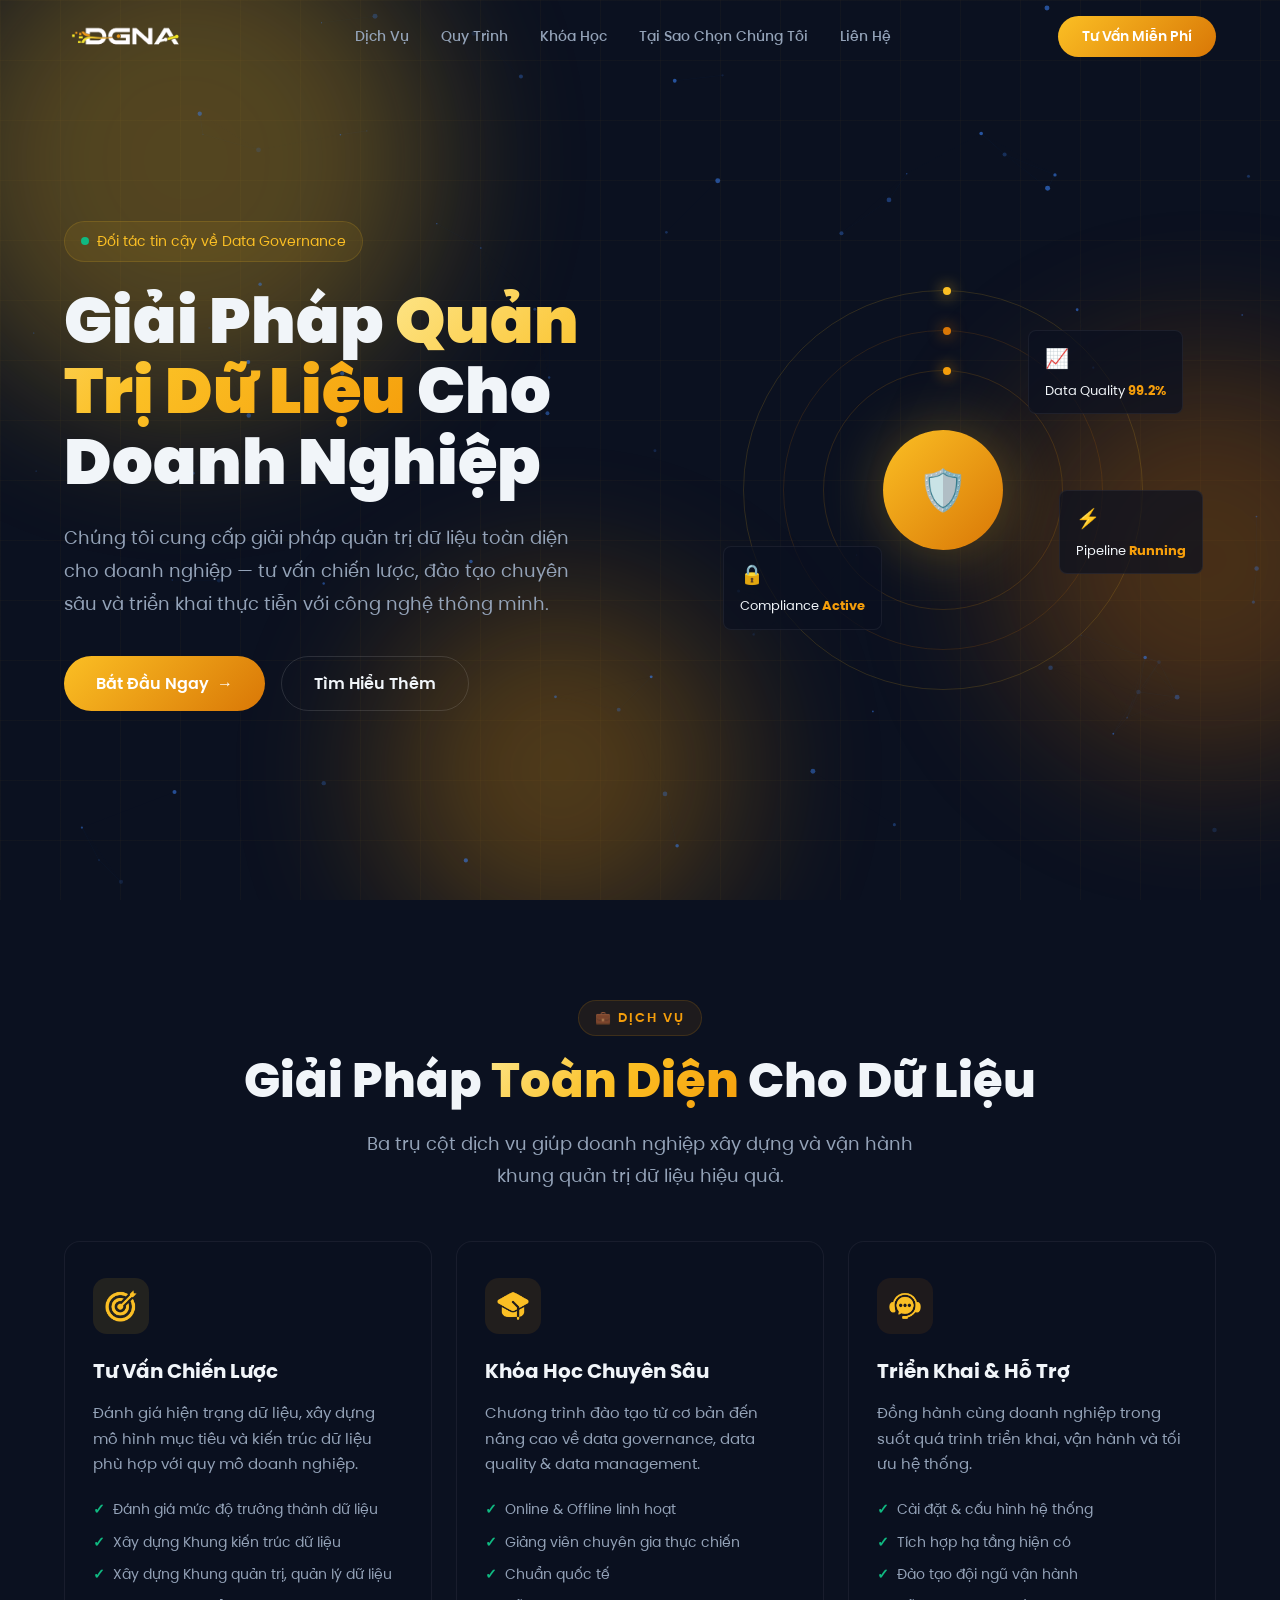
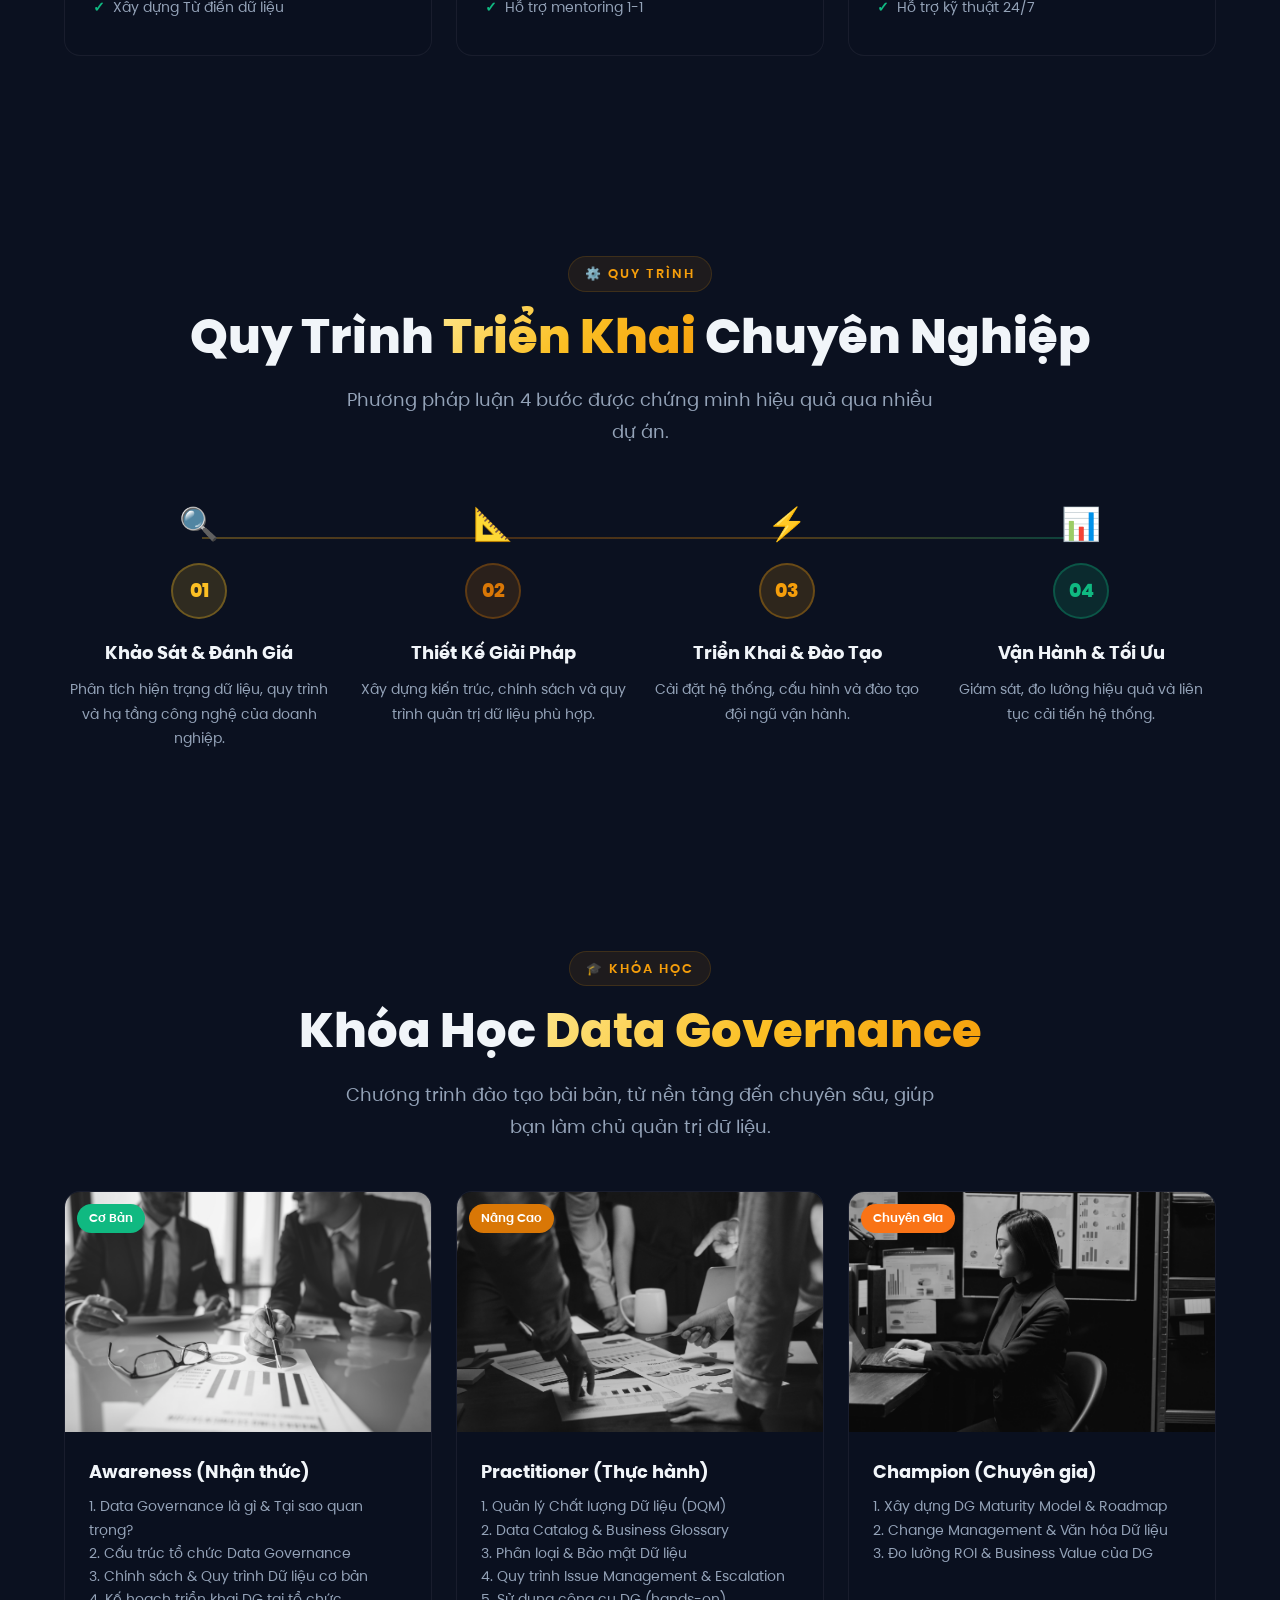
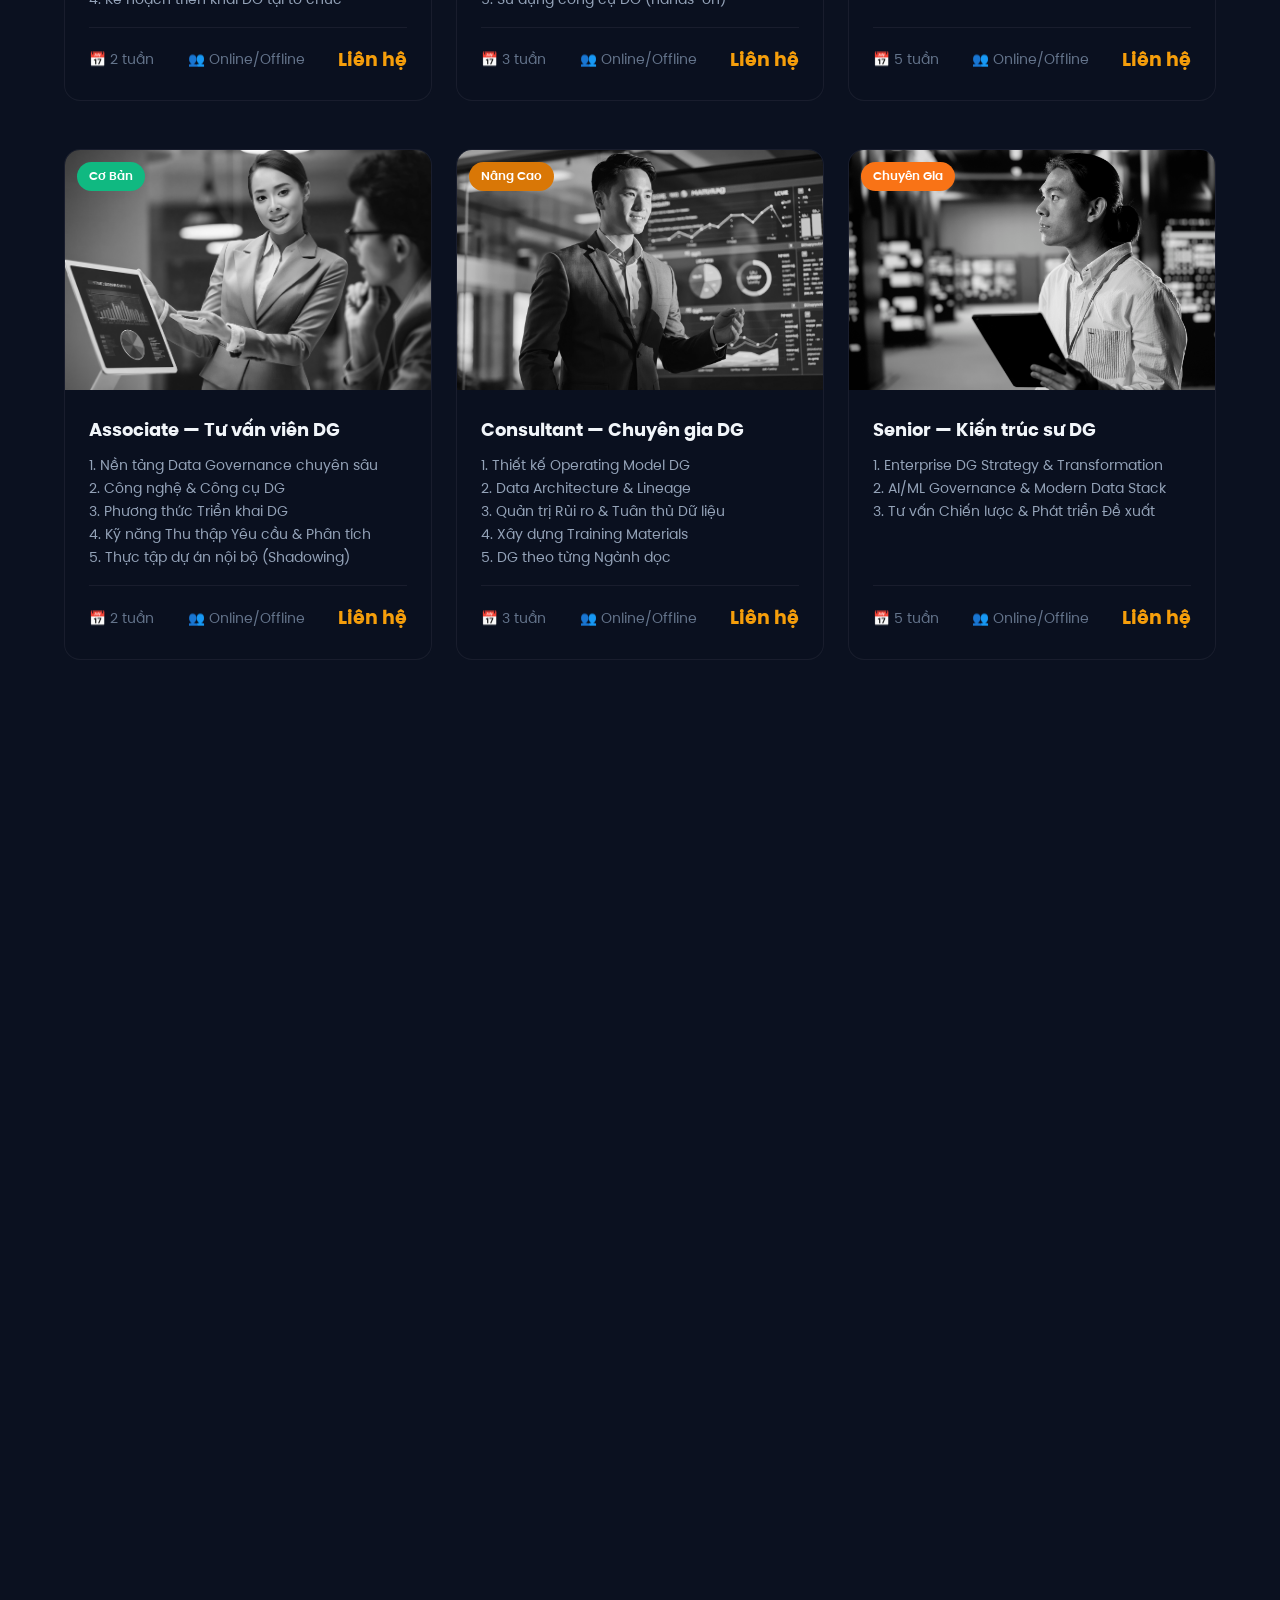
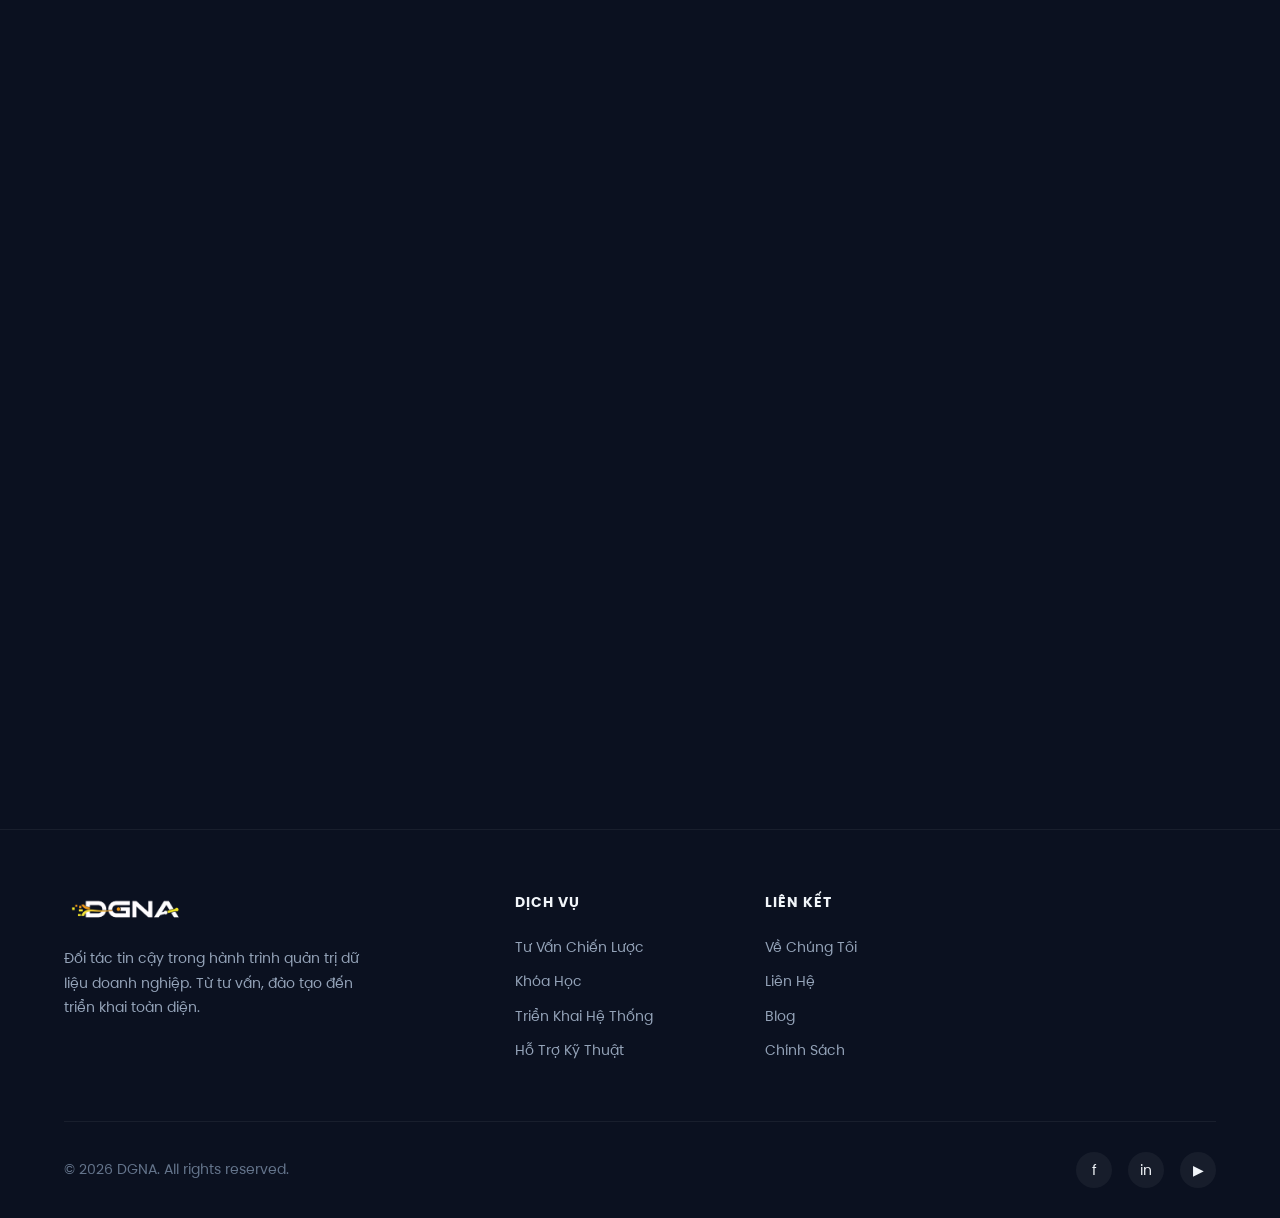
<file: index.html>
<!DOCTYPE html>
<html lang="vi">

<head>
  <meta charset="UTF-8">
  <meta name="viewport" content="width=device-width, initial-scale=1.0">
  <meta name="description"
    content="DGNA - Nền tảng tư vấn và triển khai Data Governance hàng đầu Việt Nam. Khóa học, tư vấn chiến lược và hỗ trợ triển khai khung quản trị dữ liệu cho doanh nghiệp.">
  <meta name="keywords" content="Data Governance, Quản trị dữ liệu, Khung dữ liệu, Tư vấn dữ liệu, Khóa học Data">
  <title>DGNA | Giải Pháp Quản Trị Dữ Liệu Doanh Nghiệp</title>
  <link rel="stylesheet" href="style.css">
  <link rel="icon"
    href="data:image/svg+xml,<svg xmlns='http://www.w3.org/2000/svg' viewBox='0 0 100 100'><text y='.9em' font-size='90'>📊</text></svg>">
</head>

<body>

  <!-- Background Effects -->
  <div class="bg-grid"></div>
  <div class="bg-orbs">
    <div class="bg-orb"></div>
    <div class="bg-orb"></div>
    <div class="bg-orb"></div>
  </div>
  <canvas id="particles-canvas"></canvas>

  <!-- Navbar -->
  <nav class="navbar" id="navbar">
    <div class="container">
      <a href="#" class="nav-logo">
        <img src="Logo/Logo-2.png" alt="DGNA Logo" style="height: 40px; width: auto;">
      </a>
      <div class="nav-links" id="navLinks">
        <a href="#services">Dịch Vụ</a>
        <a href="#process">Quy Trình</a>
        <a href="#courses">Khóa Học</a>
        <a href="#why-us">Tại Sao Chọn Chúng Tôi</a>
        <a href="#contact">Liên Hệ</a>
      </div>
      <button class="nav-cta" onclick="document.getElementById('contact').scrollIntoView({behavior:'smooth'})">Tư Vấn
        Miễn Phí</button>
      <button class="nav-toggle" id="navToggle" aria-label="Menu">
        <span></span><span></span><span></span>
      </button>
    </div>
  </nav>

  <!-- Hero -->
  <section class="hero" id="hero">
    <div class="container">
      <div class="hero-content">
        <div class="hero-badge"><span class="dot"></span> Đối tác tin cậy về Data Governance</div>
        <h1 class="section-title">Giải Pháp <span class="highlight">Quản Trị Dữ Liệu</span> Cho Doanh Nghiệp</h1>
        <p class="hero-desc">Chúng tôi cung cấp giải pháp quản trị dữ liệu toàn diện cho doanh nghiệp — tư vấn chiến
          lược, đào tạo chuyên sâu và triển khai thực tiễn với công nghệ thông minh.</p>
        <div class="hero-actions">
          <button class="btn-primary" onclick="document.getElementById('contact').scrollIntoView({behavior:'smooth'})">
            Bắt Đầu Ngay <span>→</span>
          </button>
          <button class="btn-secondary"
            onclick="document.getElementById('services').scrollIntoView({behavior:'smooth'})">
            Tìm Hiểu Thêm
          </button>
        </div>
        <div class="hero-stats">
          <!-- <div class="stat-item"><h3 id="counter1">0+</h3><p>Doanh nghiệp tin tưởng</p></div>
        <div class="stat-item"><h3 id="counter2">0+</h3><p>Dự án hoàn thành</p></div>
        <div class="stat-item"><h3 id="counter3">0%</h3><p>Khách hàng hài lòng</p></div> -->
        </div>
      </div>
      <div class="hero-visual">
        <div class="data-sphere">
          <div class="sphere-ring"></div>
          <div class="sphere-ring"></div>
          <div class="sphere-ring"></div>
          <div class="sphere-core">🛡️</div>
          <div class="floating-card">
            <div class="fc-icon">📈</div>
            <div>Data Quality <span class="fc-value">99.2%</span></div>
          </div>
          <div class="floating-card">
            <div class="fc-icon">🔒</div>
            <div>Compliance <span class="fc-value">Active</span></div>
          </div>
          <div class="floating-card">
            <div class="fc-icon">⚡</div>
            <div>Pipeline <span class="fc-value">Running</span></div>
          </div>
        </div>
      </div>
    </div>
  </section>

  <!-- Services -->
  <section class="section" id="services">
    <div class="container">
      <div class="text-center reveal">
        <div class="section-label">💼 Dịch Vụ</div>
        <h2 class="section-title">Giải Pháp <span class="highlight">Toàn Diện</span> Cho Dữ Liệu</h2>
        <p class="section-desc mx-auto">Ba trụ cột dịch vụ giúp doanh nghiệp xây dựng và vận hành khung quản trị dữ liệu
          hiệu quả.</p>
      </div>
      <div class="services-grid">
        <div class="service-card reveal">
          <div class="service-icon">
            <div style="width: 32px; height: 32px; overflow: hidden;">
              <img src="Icon/15.png" alt="icon"
                style="width: 32px; height: 32px; transform: translateX(-32px); filter: drop-shadow(32px 0 0 #fbbf24);">
            </div>
          </div>
          <h3>Tư Vấn Chiến Lược</h3>
          <p>Đánh giá hiện trạng dữ liệu, xây dựng mô hình mục tiêu và kiến trúc dữ liệu phù hợp với quy mô doanh
            nghiệp.</p>
          <ul class="service-features">
            <li><span class="check">✓</span> Đánh giá mức độ trưởng thành dữ liệu</li>
            <li><span class="check">✓</span> Xây dựng Khung kiến trúc dữ liệu</li>
            <li><span class="check">✓</span> Xây dựng Khung quản trị, quản lý dữ liệu</li>
            <li><span class="check">✓</span> Xây dựng Từ điển dữ liệu</li>
          </ul>
        </div>
        <div class="service-card reveal">
          <div class="service-icon">
            <div style="width: 32px; height: 32px; overflow: hidden;">
              <img src="Icon/14.png" alt="icon"
                style="width: 32px; height: 32px; transform: translateX(-32px); filter: drop-shadow(32px 0 0 #fbbf24);">
            </div>
          </div>
          <h3>Khóa Học Chuyên Sâu</h3>
          <p>Chương trình đào tạo từ cơ bản đến nâng cao về data governance, data quality & data management.</p>
          <ul class="service-features">
            <li><span class="check">✓</span> Online & Offline linh hoạt</li>
            <li><span class="check">✓</span> Giảng viên chuyên gia thực chiến</li>
            <li><span class="check">✓</span> Chuẩn quốc tế</li>
            <li><span class="check">✓</span> Hỗ trợ mentoring 1-1</li>
          </ul>
        </div>
        <div class="service-card reveal">
          <div class="service-icon">
            <div style="width: 32px; height: 32px; overflow: hidden;">
              <img src="Icon/13.png" alt="icon"
                style="width: 32px; height: 32px; transform: translateX(-32px); filter: drop-shadow(32px 0 0 #fbbf24);">
            </div>
          </div>
          <h3>Triển Khai & Hỗ Trợ</h3>
          <p>Đồng hành cùng doanh nghiệp trong suốt quá trình triển khai, vận hành và tối ưu hệ thống.</p>
          <ul class="service-features">
            <li><span class="check">✓</span> Cài đặt & cấu hình hệ thống</li>
            <li><span class="check">✓</span> Tích hợp hạ tầng hiện có</li>
            <li><span class="check">✓</span> Đào tạo đội ngũ vận hành</li>
            <li><span class="check">✓</span> Hỗ trợ kỹ thuật 24/7</li>
          </ul>
        </div>
      </div>
    </div>
  </section>

  <!-- Process -->
  <section class="section" id="process">
    <div class="container">
      <div class="text-center reveal">
        <div class="section-label">⚙️ Quy Trình</div>
        <h2 class="section-title">Quy Trình <span class="highlight">Triển Khai</span> Chuyên Nghiệp</h2>
        <p class="section-desc mx-auto">Phương pháp luận 4 bước được chứng minh hiệu quả qua nhiều dự án.</p>
      </div>
      <div class="process-timeline">
        <div class="process-step reveal">
          <div class="step-icon">🔍</div>
          <div class="step-number">01</div>
          <h3>Khảo Sát & Đánh Giá</h3>
          <p>Phân tích hiện trạng dữ liệu, quy trình và hạ tầng công nghệ của doanh nghiệp.</p>
        </div>
        <div class="process-step reveal">
          <div class="step-icon">📐</div>
          <div class="step-number">02</div>
          <h3>Thiết Kế Giải Pháp</h3>
          <p>Xây dựng kiến trúc, chính sách và quy trình quản trị dữ liệu phù hợp.</p>
        </div>
        <div class="process-step reveal">
          <div class="step-icon">⚡</div>
          <div class="step-number">03</div>
          <h3>Triển Khai & Đào Tạo</h3>
          <p>Cài đặt hệ thống, cấu hình và đào tạo đội ngũ vận hành.</p>
        </div>
        <div class="process-step reveal">
          <div class="step-icon">📊</div>
          <div class="step-number">04</div>
          <h3>Vận Hành & Tối Ưu</h3>
          <p>Giám sát, đo lường hiệu quả và liên tục cải tiến hệ thống.</p>
        </div>
      </div>
    </div>
  </section>

  <!-- Courses -->
  <section class="section" id="courses">
    <div class="container">
      <div class="text-center reveal">
        <div class="section-label">🎓 Khóa Học</div>
        <h2 class="section-title">Khóa Học <span class="highlight">Data Governance</span></h2>
        <p class="section-desc mx-auto">Chương trình đào tạo bài bản, từ nền tảng đến chuyên sâu, giúp bạn làm chủ quản
          trị dữ liệu.</p>
      </div>

      <div class="courses-grid">
        <div class="course-card reveal">
          <div class="course-img">
            <img src="Image/1.jpg" alt="Awareness">
            <span class="course-badge beginner">Cơ Bản</span>
          </div>
          <div class="course-body">
            <h3>Awareness (Nhận thức)</h3>
            <p>1. Data Governance là gì & Tại sao quan trọng?
              <br>2. Cấu trúc tổ chức Data Governance
              <br>3. Chính sách & Quy trình Dữ liệu cơ bản
              <br>4. Kế hoạch triển khai DG tại tổ chức
            </p>
            <div class="course-meta">
              <span>📅 2 tuần</span>
              <span>👥 Online/Offline</span>
              <span class="course-price">Liên hệ</span>
            </div>
          </div>
        </div>
        <div class="course-card reveal">
          <div class="course-img">
            <img src="Image/2.jpg" alt="Practitioner">
            <span class="course-badge advanced">Nâng Cao</span>
          </div>
          <div class="course-body">
            <h3>Practitioner (Thực hành)</h3>
            <p>1. Quản lý Chất lượng Dữ liệu (DQM)
              <br>2. Data Catalog & Business Glossary
              <br>3. Phân loại & Bảo mật Dữ liệu
              <br>4. Quy trình Issue Management & Escalation
              <br>5. Sử dụng công cụ DG (hands-on)
            </p>
            <div class="course-meta">
              <span>📅 3 tuần</span>
              <span>👥 Online/Offline</span>
              <span class="course-price">Liên hệ</span>
            </div>
          </div>
        </div>
        <div class="course-card reveal">
          <div class="course-img">
            <img src="Image/3.jpg" alt="Champion">
            <span class="course-badge expert">Chuyên Gia</span>
          </div>
          <div class="course-body">
            <h3>Champion (Chuyên gia)</h3>
            <p>1. Xây dựng DG Maturity Model & Roadmap
              <br>2. Change Management & Văn hóa Dữ liệu
              <br>3. Đo lường ROI & Business Value của DG
            </p>
            <div class="course-meta">
              <span>📅 5 tuần</span>
              <span>👥 Online/Offline</span>
              <span class="course-price">Liên hệ</span>
            </div>
          </div>
        </div>
      </div>

      <div class="courses-grid">
        <div class="course-card reveal">
          <div class="course-img">
            <img src="Image/4.jpg" alt="Associate">
            <span class="course-badge beginner">Cơ Bản</span>
          </div>
          <div class="course-body">
            <h3>Associate — Tư vấn viên DG</h3>
            <p>1. Nền tảng Data Governance chuyên sâu
              <br>2. Công nghệ & Công cụ DG
              <br>3. Phương thức Triển khai DG
              <br>4. Kỹ năng Thu thập Yêu cầu & Phân tích
              <br>5. Thực tập dự án nội bộ (Shadowing)
            </p>
            <div class="course-meta">
              <span>📅 2 tuần</span>
              <span>👥 Online/Offline</span>
              <span class="course-price">Liên hệ</span>
            </div>
          </div>
        </div>
        <div class="course-card reveal">
          <div class="course-img">
            <img src="Image/5.jpg" alt="Consultant">
            <span class="course-badge advanced">Nâng Cao</span>
          </div>
          <div class="course-body">
            <h3>Consultant — Chuyên gia DG</h3>
            <p>1. Thiết kế Operating Model DG
              <br>2. Data Architecture & Lineage
              <br>3. Quản trị Rủi ro & Tuân thủ Dữ liệu
              <br>4. Xây dựng Training Materials
              <br>5. DG theo từng Ngành dọc
            </p>
            <div class="course-meta">
              <span>📅 3 tuần</span>
              <span>👥 Online/Offline</span>
              <span class="course-price">Liên hệ</span>
            </div>
          </div>
        </div>
        <div class="course-card reveal">
          <div class="course-img">
            <img src="Image/6.jpg" alt="Senior">
            <span class="course-badge expert">Chuyên Gia</span>
          </div>
          <div class="course-body">
            <h3>Senior — Kiến trúc sư DG</h3>
            <p>1. Enterprise DG Strategy & Transformation
              <br>2. AI/ML Governance & Modern Data Stack
              <br>3. Tư vấn Chiến lược & Phát triển Đề xuất
            </p>
            <div class="course-meta">
              <span>📅 5 tuần</span>
              <span>👥 Online/Offline</span>
              <span class="course-price">Liên hệ</span>
            </div>
          </div>
        </div>
      </div>

    </div>
  </section>

  <!-- Why Us -->
  <section class="section" id="why-us">
    <div class="container">
      <div class="text-center reveal">
        <div class="section-label">🏆 Lợi Thế</div>
        <h2 class="section-title">Tại Sao Chọn <span class="highlight">DGNA</span>?</h2>
        <p class="section-desc mx-auto">Chúng tôi mang đến giá trị thực sự cho doanh nghiệp với đội ngũ chuyên gia hàng
          đầu.</p>
      </div>
      <div class="why-grid">
        <div class="why-card reveal">
          <div class="why-icon">
            <img src="Icon/9.png" alt="icon" style="width: 32px; height: 32px;">
          </div>
          <div>
            <h3>Đội Ngũ Chuyên Gia</h3>
            <p>Kinh nghiệm 10+ năm trong lĩnh vực Quản trị dữ liệu với hiểu biết sâu về chính sách và luật dữ liệu tại
              Việt Nam.</p>
          </div>
        </div>
        <div class="why-card reveal">
          <div class="why-icon">
            <img src="Icon/10.png" alt="icon" style="width: 32px; height: 32px;">
          </div>
          <div>
            <h3>Phương Pháp Chuẩn Quốc Tế</h3>
            <p>Áp dụng framework DAMA-DMBOK, ISO 8000 và các tiêu chuẩn quản trị dữ liệu toàn cầu.</p>
          </div>
        </div>
        <div class="why-card reveal">
          <div class="why-icon">
            <img src="Icon/8.png" alt="icon" style="width: 32px; height: 32px;">
          </div>
          <div>
            <h3>Đồng Hành Dài Hạn</h3>
            <p>Không chỉ tư vấn, chúng tôi đồng hành cùng doanh nghiệp từ giai đoạn thiết kế đến vận hành ổn định.</p>
          </div>
        </div>
        <div class="why-card reveal">
          <div class="why-icon">
            <img src="Icon/7.png" alt="icon" style="width: 32px; height: 32px;">
          </div>
          <div>
            <h3>Giải Pháp Tùy Biến</h3>
            <p>Mỗi doanh nghiệp là duy nhất — giải pháp được thiết kế riêng phù hợp quy mô và ngành nghề.</p>
          </div>
        </div>
      </div>

      <!-- Stats -->
      <!-- <div class="stats-bar reveal">
      <div class="stat-block"><h3 class="counter" data-target="150">0</h3><p>Doanh Nghiệp Đối Tác</p></div>
      <div class="stat-block"><h3 class="counter" data-target="500">0</h3><p>Dự Án Hoàn Thành</p></div>
      <div class="stat-block"><h3 class="counter" data-target="2000">0</h3><p>Học Viên Đào Tạo</p></div>
      <div class="stat-block"><h3 class="counter" data-target="98">0</h3><p>% Hài Lòng</p></div>
    </div> -->
    </div>
  </section>

  <!-- Testimonials -->
  <!-- <section class="section" id="testimonials">
  <div class="container">
    <div class="text-center reveal">
      <div class="section-label">💬 Đánh Giá</div>
      <h2 class="section-title">Khách Hàng <span class="highlight">Nói Gì</span></h2>
      <p class="section-desc mx-auto">Feedback từ các doanh nghiệp đã đồng hành cùng chúng tôi.</p>
    </div>
    <div class="testimonials-slider">
      <div class="testimonial-card reveal">
        <span class="quote">"</span>
        <div class="stars">★★★★★</div>
        <p>DGNA đã giúp chúng tôi xây dựng khung quản trị dữ liệu hoàn chỉnh chỉ trong 6 tháng. Chất lượng dữ liệu cải thiện rõ rệt.</p>
        <div class="testimonial-author">
          <div class="testimonial-avatar">NT</div>
          <div class="testimonial-info"><h4>Nguyễn Thanh</h4><span>CTO — Tập đoàn ABC</span></div>
        </div>
      </div>
      <div class="testimonial-card reveal">
        <span class="quote">"</span>
        <div class="stars">★★★★★</div>
        <p>Khóa học Data Governance của DGNA rất thực tế, đội ngũ giảng viên nhiệt tình và chuyên nghiệp. Highly recommended!</p>
        <div class="testimonial-author">
          <div class="testimonial-avatar">LH</div>
          <div class="testimonial-info"><h4>Lê Hương</h4><span>Data Manager — Công ty XYZ</span></div>
        </div>
      </div>
      <div class="testimonial-card reveal">
        <span class="quote">"</span>
        <div class="stars">★★★★★</div>
        <p>Nhờ có DGNA tư vấn, doanh nghiệp chúng tôi đã đạt chuẩn compliance cho dữ liệu khách hàng theo quy định mới.</p>
        <div class="testimonial-author">
          <div class="testimonial-avatar">PD</div>
          <div class="testimonial-info"><h4>Phạm Đức</h4><span>CEO — Ngân hàng DEF</span></div>
        </div>
      </div>
    </div>
  </div>
</section> -->

  <!-- CTA -->
  <!-- <section class="section">
  <div class="container">
    <div class="cta-section reveal">
      <h2>Sẵn Sàng Xây Dựng <span class="highlight">Nền Tảng Dữ Liệu</span>?</h2>
      <p>Liên hệ ngay để nhận tư vấn miễn phí và bắt đầu hành trình quản trị dữ liệu cho doanh nghiệp.</p>
      <div class="cta-actions">
        <button class="btn-primary" onclick="document.getElementById('contact').scrollIntoView({behavior:'smooth'})">Nhận Tư Vấn Miễn Phí <span>→</span></button>
        <button class="btn-secondary" onclick="document.getElementById('courses').scrollIntoView({behavior:'smooth'})">Xem Khóa Học</button>
      </div>
    </div>
  </div>
</section> -->

  <!-- Contact -->
  <section class="section" id="contact">
    <div class="container">
      <div class="text-center reveal">
        <div class="section-label">📩 Liên Hệ</div>
        <h2 class="section-title">Kết Nối Với <span class="highlight">Chúng Tôi</span></h2>
        <p class="section-desc mx-auto">Để lại thông tin, chúng tôi sẽ liên hệ tư vấn cho bạn trong 24 giờ.</p>
      </div>
      <div class="contact-wrapper">
        <div class="contact-info reveal">
          <div class="contact-item">
            <div class="contact-item-icon">📧</div>
            <div>
              <h4>Email</h4>
              <p>dgna.co.ltd@gmail.com</p>
            </div>
          </div>
          <div class="contact-item">
            <div class="contact-item-icon">📞</div>
            <div>
              <h4>Hotline</h4>
              <p>0332 689 968 (Mr. Hùng Mạnh)</p>
            </div>
          </div>
          <div class="contact-item">
            <div class="contact-item-icon">📍</div>
            <div>
              <h4>Văn Phòng</h4>
              <p>22 Phố Trần Thủ Độ, Phường Yên Sở, Thành phố Hà Nội</p>
            </div>
          </div>
          <div class="contact-item">
            <div class="contact-item-icon">🕐</div>
            <div>
              <h4>Giờ Làm Việc</h4>
              <p>Thứ 2 – Thứ 6, 8:00 – 17:30</p>
            </div>
          </div>
        </div>
        <form class="contact-form reveal" id="contactForm" onsubmit="handleSubmit(event)">
          <div class="form-row">
            <div class="form-group">
              <label for="name">Họ và tên *</label>
              <input type="text" id="name" placeholder="Nguyễn Văn A" required>
            </div>
            <div class="form-group">
              <label for="email">Email *</label>
              <input type="email" id="email" placeholder="email@company.com" required>
            </div>
          </div>
          <div class="form-row">
            <div class="form-group">
              <label for="phone">Số điện thoại</label>
              <input type="tel" id="phone" placeholder="0912 345 678">
            </div>
            <div class="form-group">
              <label for="interest">Quan tâm đến</label>
              <select id="interest">
                <option value="">— Chọn dịch vụ —</option>
                <option value="consulting">Tư vấn chiến lược</option>
                <option value="course">Khóa học</option>
                <option value="implementation">Triển khai hệ thống</option>
                <option value="all">Tất cả dịch vụ</option>
              </select>
            </div>
          </div>
          <div class="form-group">
            <label for="message">Nội dung</label>
            <textarea id="message" placeholder="Mô tả ngắn gọn nhu cầu của bạn..."></textarea>
          </div>
          <button type="submit" class="btn-primary" style="width:100%; justify-content:center;">Gửi Yêu Cầu Tư Vấn
            <span>→</span></button>
        </form>
      </div>
    </div>
  </section>

  <!-- Footer -->
  <footer class="footer">
    <div class="container">
      <div class="footer-grid">
        <div class="footer-brand">
          <a href="#" class="nav-logo">
            <img src="Logo/Logo-2.png" alt="DGNA Logo" style="height: 40px; width: auto;">
          </a>
          <p>Đối tác tin cậy trong hành trình quản trị dữ liệu doanh nghiệp. Từ tư vấn, đào tạo đến triển khai toàn
            diện.</p>
        </div>
        <div class="footer-col">
          <h4>Dịch Vụ</h4>
          <a href="#services">Tư Vấn Chiến Lược</a>
          <a href="#courses">Khóa Học</a>
          <a href="#services">Triển Khai Hệ Thống</a>
          <a href="#services">Hỗ Trợ Kỹ Thuật</a>
        </div>
        <!-- <div class="footer-col">
        <h4>Khóa Học</h4>
        <a href="#courses">Data Governance</a>
        <a href="#courses">Data Quality</a>
        <a href="#courses">Data Architecture</a>
        <a href="#courses">DAMA-DMBOK</a>
      </div> -->
        <div class="footer-col">
          <h4>Liên Kết</h4>
          <a href="#about">Về Chúng Tôi</a>
          <a href="#contact">Liên Hệ</a>
          <a href="#">Blog</a>
          <a href="#">Chính Sách</a>
        </div>
      </div>
      <div class="footer-bottom">
        <p>© 2026 DGNA. All rights reserved.</p>
        <div class="footer-socials">
          <a href="https://www.facebook.com/share/1D5nSQDkpx/?mibextid=wwXIfr" aria-label="Facebook">f</a>
          <a href="https://www.linkedin.com/company/dgna-co-ltd" aria-label="LinkedIn">in</a>
          <a href="#" aria-label="YouTube">▶</a>
        </div>
      </div>
    </div>
  </footer>

  <script src="script.js"></script>
  <!-- Google tag (gtag.js) -->
  <script async src="https://www.googletagmanager.com/gtag/js?id=G-PMZ95S758R"></script>
  <script>
    window.dataLayer = window.dataLayer || [];
    function gtag(){dataLayer.push(arguments);}
    gtag('js', new Date());
  
    gtag('config', 'G-PMZ95S758R');
</script>
</body>

</html>
</file>
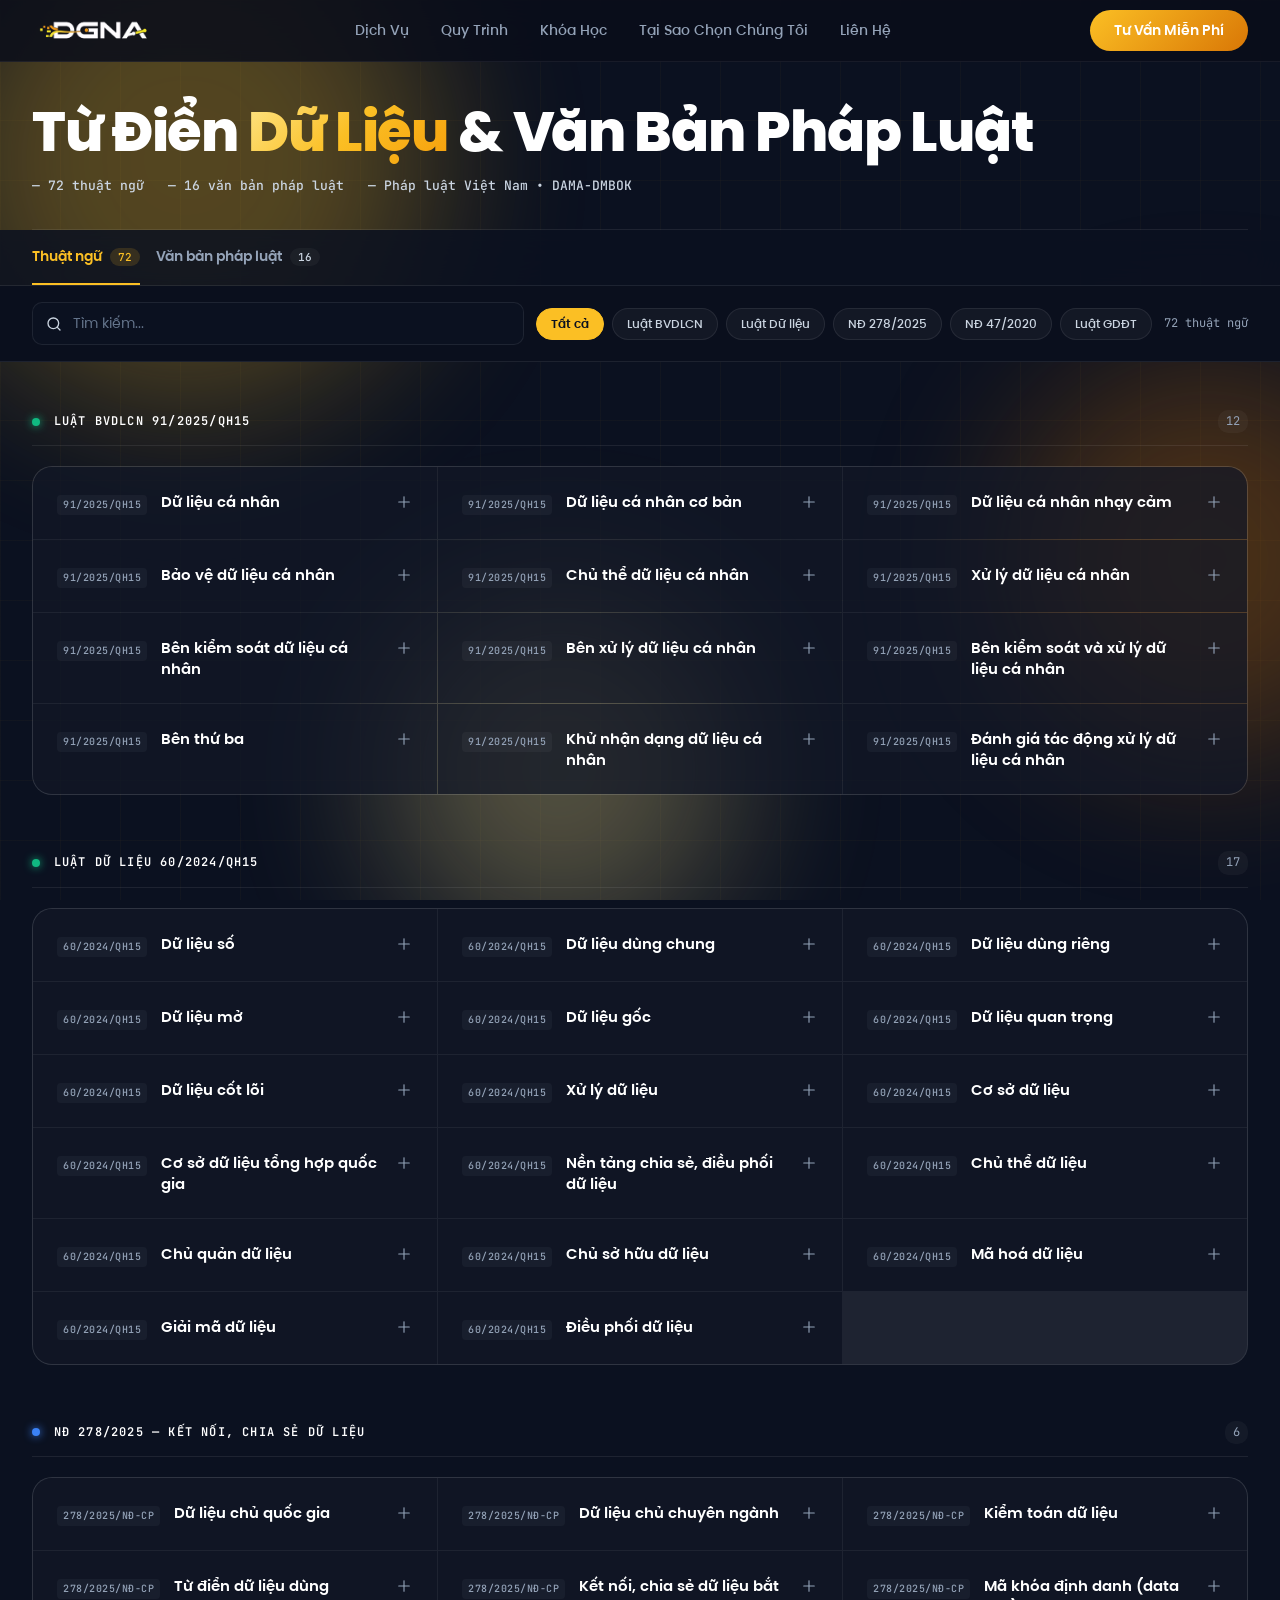
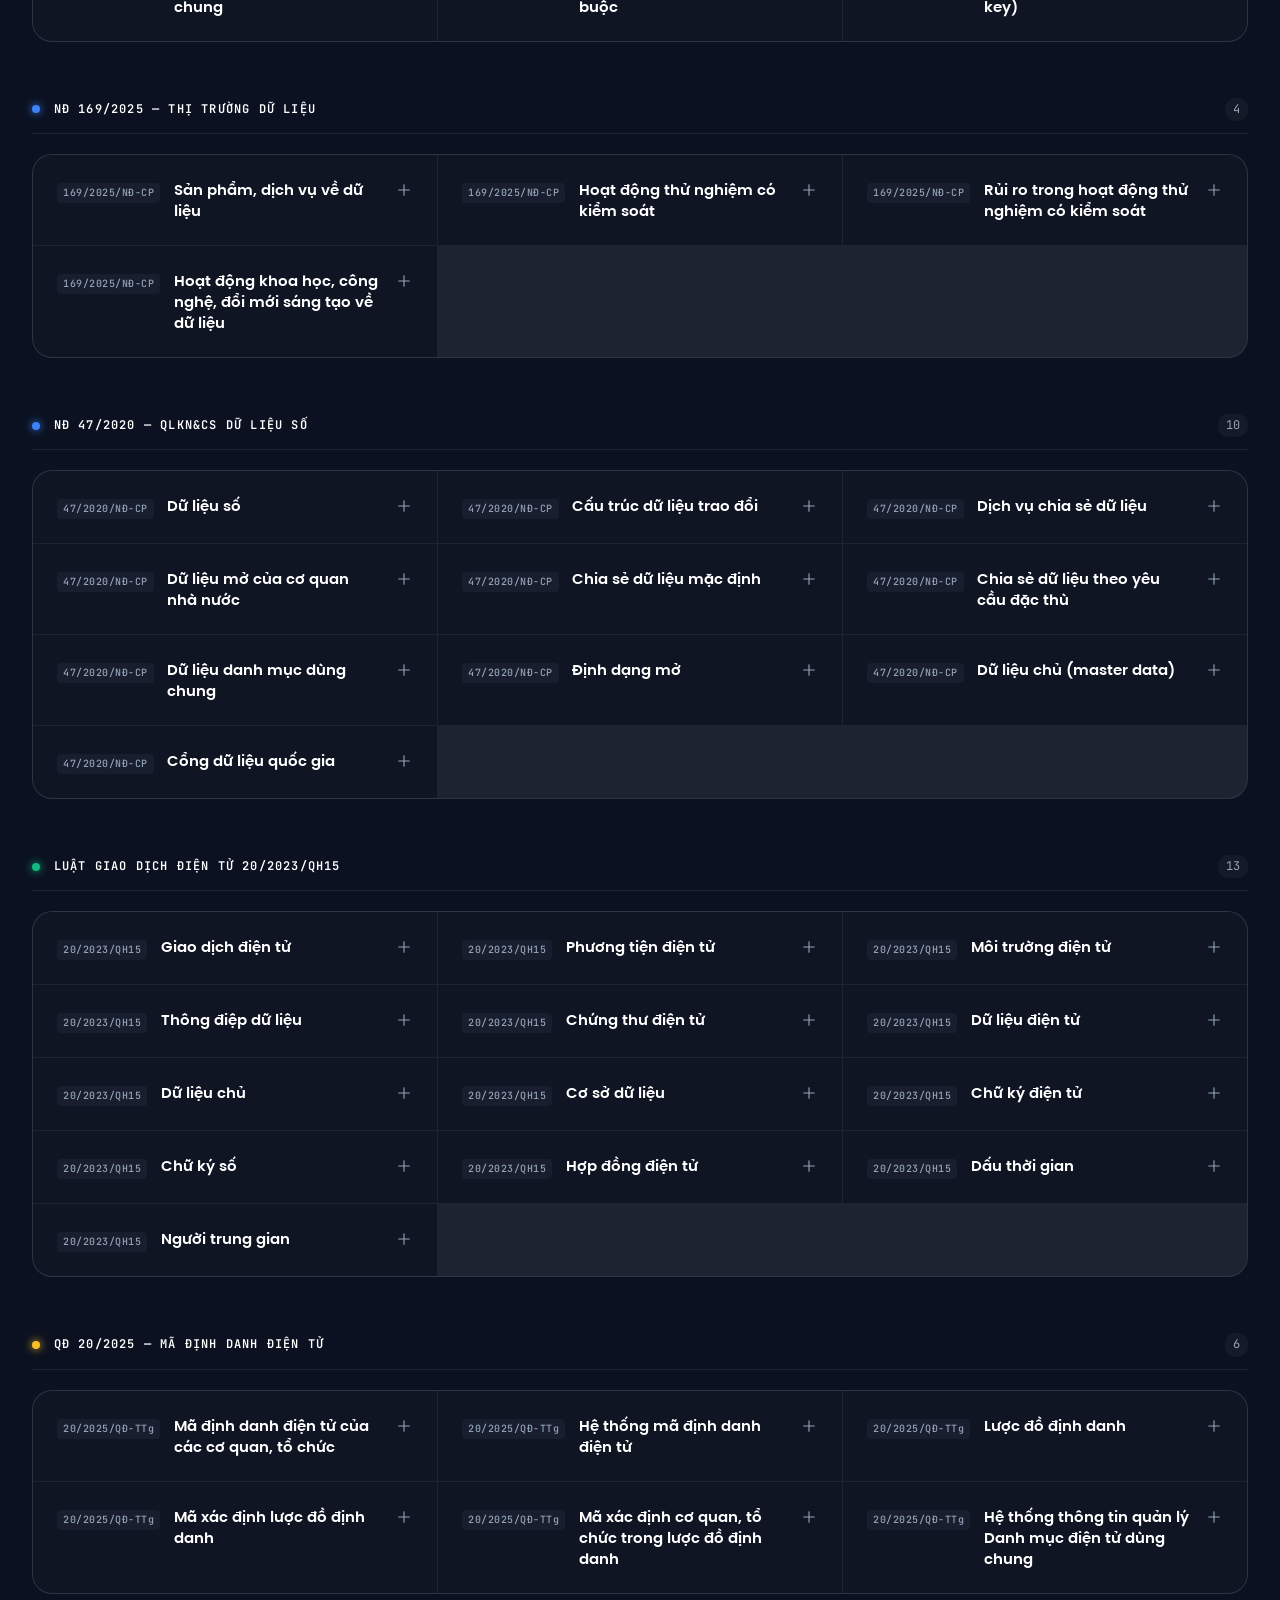
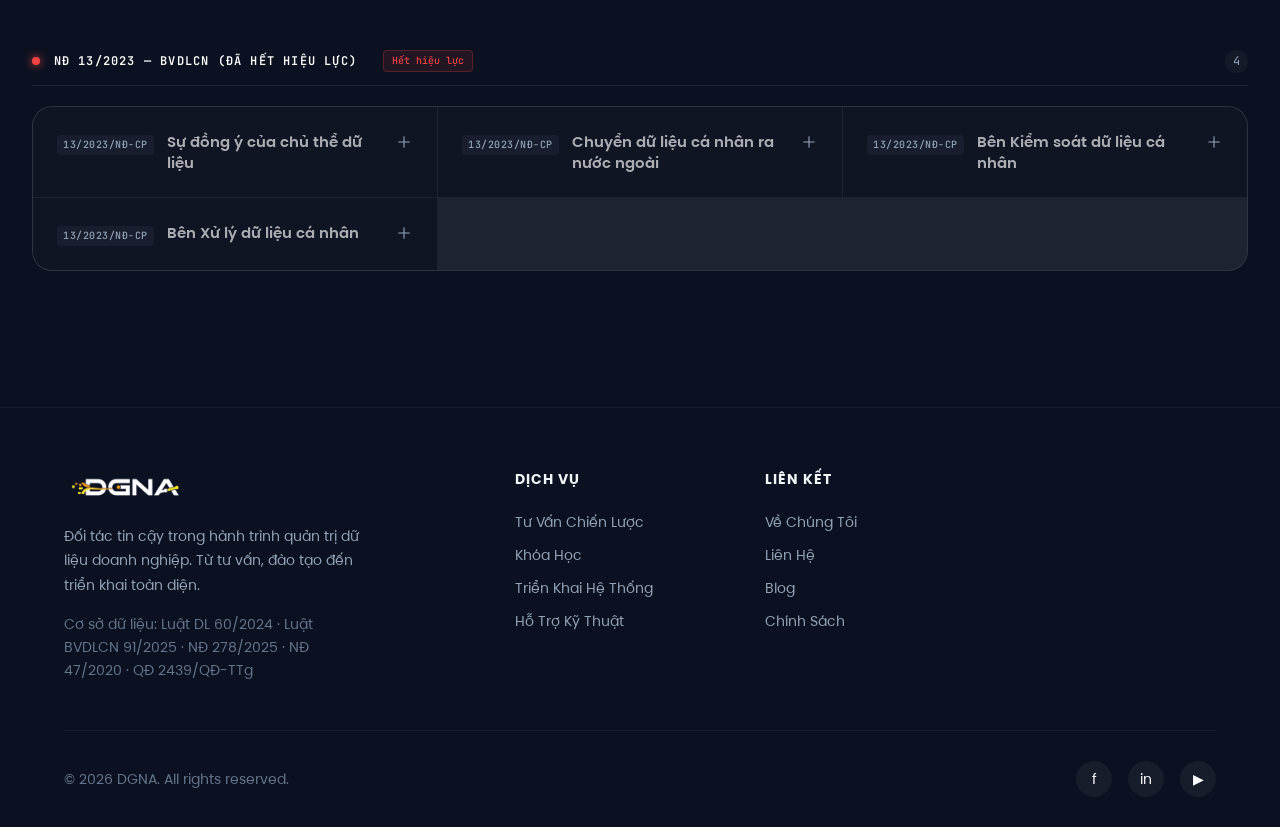
<file: dictionary/index.html>
<!DOCTYPE html>
<html lang="vi">

<head>
  <meta charset="UTF-8">
  <meta name="viewport" content="width=device-width, initial-scale=1.0">
  <title>Từ Điển Thuật Ngữ & Văn Bản Pháp Luật — DGNA</title>
  <link rel="stylesheet" href="../style.css">
  <style>
    /* dictionary specific styles */
    :root {
      --gold: #fbbf24;
      --gold-l: #fde68a;
      --gold-d: #d97706;
      --black: #0b1120;
      --g900: #0a0f1d;
      --g800: rgba(255, 255, 255, 0.04);
      --g700: rgba(255, 255, 255, 0.08);
      --g600: #64748b;
      --g500: #94a3b8;
      --g400: #cbd5e1;
      --g300: #f1f5f9;
      --g200: #ffffff;
      --white: #ffffff;
      --r: 10px;
      --rl: 20px
    }

    *,
    *::before,
    *::after {
      box-sizing: border-box;
      margin: 0;
      padding: 0
    }

    html {
      scroll-behavior: smooth
    }

    body {
      font-family: 'FzPoppins', 'Inter', sans-serif;
      background: var(--black);
      color: var(--white);
      min-height: 100vh;
      font-size: 15px;
      line-height: 1.6;
      -webkit-font-smoothing: antialiased
    }

    .wrap {
      position: relative;
      z-index: 1;
      max-width: 1300px;
      margin: 0 auto;
      padding: 0 2rem
    }

    /* Header */
    header {
      padding: 100px 0 2rem;
      border-bottom: 1px solid var(--g700);
      position: relative;
      z-index: 2;
    }

    .hero-title {
      font-family: 'FzPoppins', sans-serif;
      font-weight: 800;
      font-size: clamp(2rem, 4.5vw, 3.5rem);
      line-height: 1.15;
      letter-spacing: -.02em;
      margin-bottom: 0.75rem;
    }

    .hero-title em {
      background: linear-gradient(135deg, #fde68a, #fbbf24, #f59e0b);
      -webkit-background-clip: text;
      -webkit-text-fill-color: transparent;
      background-clip: text;
      font-style: normal;
    }

    .hero-sub {
      font-size: 13px;
      color: var(--g400);
      font-family: 'JetBrains Mono', monospace;
      display: flex;
      gap: 1.5rem;
      flex-wrap: wrap;
      font-weight: 500;
    }

    .hero-sub span::before {
      content: '— '
    }

    /* Tab nav */
    .tab-nav {
      position: sticky;
      top: 61px;
      z-index: 60;
      background: rgba(11, 17, 32, .85);
      backdrop-filter: blur(20px);
      border-bottom: 1px solid var(--g700)
    }

    .tab-nav-inner {
      max-width: 1300px;
      margin: 0 auto;
      padding: 0 2rem;
      display: flex;
      gap: 1rem;
    }

    .tab-btn {
      padding: 1rem 0;
      font-family: 'FzPoppins', sans-serif;
      font-size: 14px;
      font-weight: 600;
      color: var(--g500);
      background: transparent;
      border: none;
      border-bottom: 2px solid transparent;
      cursor: pointer;
      transition: all .2s;
      white-space: nowrap;
      display: flex;
      align-items: center;
    }

    .tab-btn:hover {
      color: var(--white)
    }

    .tab-btn.active {
      color: var(--gold);
      border-bottom-color: var(--gold)
    }

    .tab-count {
      display: inline-block;
      font-size: 11px;
      font-family: 'JetBrains Mono', monospace;
      background: var(--g800);
      color: var(--g400);
      border-radius: 12px;
      padding: 2px 8px;
      margin-left: 8px;
      font-weight: 500;
    }

    .tab-btn.active .tab-count {
      background: rgba(251, 191, 36, .15);
      color: var(--gold)
    }

    /* Controls */
    .controls-bar {
      background: var(--g900);
      border-bottom: 1px solid var(--g700);
      padding: 1rem 0;
      position: sticky;
      top: 111px;
      z-index: 59;
    }

    .controls-inner {
      max-width: 1300px;
      margin: 0 auto;
      padding: 0 2rem;
      display: flex;
      gap: .75rem;
      align-items: center;
      flex-wrap: wrap
    }

    .search-wrap {
      flex: 1;
      min-width: 220px;
      position: relative
    }

    .search-wrap svg {
      position: absolute;
      left: 14px;
      top: 50%;
      transform: translateY(-50%);
      width: 16px;
      height: 16px;
      stroke: var(--g400);
      fill: none;
      stroke-width: 2;
      stroke-linecap: round;
      stroke-linejoin: round;
      pointer-events: none
    }

    .search-inp {
      width: 100%;
      padding: 10px 14px 10px 40px;
      background: var(--black);
      border: 1px solid var(--g700);
      border-radius: var(--r);
      color: var(--white);
      font-family: 'FzPoppins', sans-serif;
      font-size: 14px;
      outline: none;
      transition: all .2s
    }

    .search-inp:focus {
      border-color: var(--gold);
      box-shadow: 0 0 0 3px rgba(251, 191, 36, 0.1)
    }

    .search-inp::placeholder {
      color: var(--g600)
    }

    .pills {
      display: flex;
      gap: .5rem;
      flex-wrap: wrap
    }

    .pill {
      padding: 6px 14px;
      border-radius: 999px;
      font-size: 12px;
      font-weight: 500;
      cursor: pointer;
      transition: all .2s;
      user-select: none;
      border: 1px solid var(--g700);
      color: var(--g400);
      background: var(--g800);
      font-family: 'FzPoppins', sans-serif
    }

    .pill:hover {
      border-color: var(--g400);
      color: var(--white)
    }

    .pill.active {
      background: var(--gold);
      border-color: var(--gold);
      color: var(--black);
      font-weight: 600;
    }

    .pill.pl.active {
      background: #10b981;
      border-color: #10b981;
      color: #fff
    }

    .pill.pn.active {
      background: #3b82f6;
      border-color: #3b82f6;
      color: #fff
    }

    .pill.pq.active {
      background: #f59e0b;
      border-color: #f59e0b;
      color: #fff
    }

    .pill.pnq.active {
      background: #ef4444;
      border-color: #ef4444;
      color: #fff
    }

    .cnt-lbl {
      margin-left: auto;
      font-size: 12px;
      color: var(--g500);
      font-family: 'JetBrains Mono', monospace;
      white-space: nowrap
    }

    /* Panels */
    .tab-panel {
      display: none
    }

    .tab-panel.active {
      display: block
    }

    /* Term groups */
    main {
      padding: 3rem 0 5rem
    }

    .group-block {
      margin-bottom: 3.5rem;
      animation: fadeUp .4s ease both
    }

    .group-block:nth-child(1) {
      animation-delay: .05s
    }

    .group-block:nth-child(2) {
      animation-delay: .1s
    }

    .group-block:nth-child(3) {
      animation-delay: .15s
    }

    .group-block:nth-child(4) {
      animation-delay: .2s
    }

    .group-block:nth-child(5) {
      animation-delay: .25s
    }

    .group-block:nth-child(6) {
      animation-delay: .3s
    }

    .group-header {
      display: flex;
      align-items: center;
      gap: .85rem;
      margin-bottom: 1.25rem;
      padding-bottom: .75rem;
      border-bottom: 1px solid var(--g700)
    }

    .gdot {
      width: 8px;
      height: 8px;
      border-radius: 50%;
      flex-shrink: 0;
      box-shadow: 0 0 8px currentColor
    }

    .gdot.vb {
      background: #10b981;
      color: #10b981
    }

    .gdot.nb {
      background: #3b82f6;
      color: #3b82f6
    }

    .gdot.qd {
      background: var(--gold);
      color: var(--gold)
    }

    .gdot.cd {
      background: #ef4444;
      color: #ef4444
    }

    .gtitle {
      font-family: 'JetBrains Mono', monospace;
      font-size: 12px;
      font-weight: 600;
      letter-spacing: .1em;
      text-transform: uppercase;
      color: var(--white)
    }

    .gcnt {
      margin-left: auto;
      font-family: 'JetBrains Mono', monospace;
      font-size: 12px;
      color: var(--g500);
      background: var(--g800);
      padding: 2px 8px;
      border-radius: 10px;
    }

    .expired-badge {
      font-size: 10px;
      font-family: 'JetBrains Mono', monospace;
      color: #ef4444;
      background: rgba(239, 68, 68, .1);
      border: 1px solid rgba(239, 68, 68, .25);
      padding: 2px 8px;
      border-radius: 4px;
      margin-left: .75rem;
      font-weight: 500;
    }

    /* Cards */
    .cards-grid {
      display: grid;
      grid-template-columns: repeat(auto-fill, minmax(380px, 1fr));
      gap: 1px;
      background: var(--g700);
      border: 1px solid var(--g700);
      border-radius: var(--rl);
      overflow: hidden
    }

    .card {
      background: rgba(11, 17, 32, 0.7);
      padding: 1.5rem;
      cursor: pointer;
      transition: all .2s;
    }

    .card:hover,
    .card.expanded {
      background: var(--g900);
    }

    .card-top {
      display: flex;
      gap: .85rem;
      align-items: flex-start
    }

    .card-src {
      font-family: 'JetBrains Mono', monospace;
      font-size: 10px;
      color: var(--g500);
      letter-spacing: .05em;
      flex-shrink: 0;
      margin-top: 4px;
      min-width: 64px;
      font-weight: 500;
      background: var(--g800);
      padding: 2px 6px;
      border-radius: 4px;
    }

    .card-names {
      flex: 1
    }

    .card-vn {
      font-size: 15px;
      font-weight: 600;
      color: var(--white);
      line-height: 1.4
    }

    .card-xi {
      width: 18px;
      height: 18px;
      flex-shrink: 0;
      color: var(--g500);
      transition: transform .3s cubic-bezier(0.4, 0, 0.2, 1), color .2s;
      margin-top: 2px
    }

    .card.expanded .card-xi {
      transform: rotate(45deg);
      color: var(--gold)
    }

    .card-body {
      max-height: 0;
      overflow: hidden;
      transition: max-height .4s ease, opacity .3s;
      opacity: 0
    }

    .card.expanded .card-body {
      max-height: 800px;
      opacity: 1
    }

    .card-body-inner {
      padding-top: 1.25rem;
      border-top: 1px dashed var(--g700);
      margin-top: 1.25rem
    }

    .desc {
      font-size: 13.5px;
      color: var(--g300);
      line-height: 1.7;
      margin-bottom: 1rem;
      font-weight: 400;
    }

    .mrows {
      display: flex;
      flex-direction: column;
      gap: .5rem;
      background: var(--g800);
      padding: 1rem;
      border-radius: var(--r);
    }

    .mrow {
      display: flex;
      gap: .75rem;
      align-items: flex-start
    }

    .mlbl {
      font-family: 'JetBrains Mono', monospace;
      font-size: 10px;
      font-weight: 600;
      letter-spacing: .05em;
      text-transform: uppercase;
      color: var(--g500);
      width: 65px;
      flex-shrink: 0;
      padding-top: 2px
    }

    .mval {
      font-size: 13px;
      color: var(--g300);
      line-height: 1.5
    }

    .mval.src-law {
      color: var(--gold);
      font-weight: 500;
    }

    .mval.src-note {
      font-style: italic;
      color: var(--g400)
    }

    /* Law cards */
    .laws-panel {
      padding: 3rem 0 5rem
    }

    .law-grid {
      display: grid;
      grid-template-columns: repeat(auto-fill, minmax(420px, 1fr));
      gap: 1px;
      background: var(--g700);
      border: 1px solid var(--g700);
      border-radius: var(--rl);
      overflow: hidden;
      margin-bottom: 3.5rem
    }

    .law-card {
      background: rgba(11, 17, 32, 0.7);
      padding: 1.5rem;
      cursor: pointer;
      transition: all .2s;
    }

    .law-card:hover,
    .law-card.expanded {
      background: var(--g900);
    }

    .law-card-top {
      display: flex;
      gap: 1rem;
      align-items: flex-start
    }

    .law-type-badge {
      font-family: 'JetBrains Mono', monospace;
      font-size: 10px;
      font-weight: 600;
      padding: 4px 10px;
      border-radius: 4px;
      flex-shrink: 0;
      align-self: flex-start;
      margin-top: 2px;
      letter-spacing: .05em
    }

    .lt-luat {
      background: rgba(16, 185, 129, .15);
      color: #10b981;
      border: 1px solid rgba(16, 185, 129, .3)
    }

    .lt-ndcp {
      background: rgba(59, 130, 246, .15);
      color: #3b82f6;
      border: 1px solid rgba(59, 130, 246, .3)
    }

    .lt-qd {
      background: rgba(251, 191, 36, .12);
      color: var(--gold);
      border: 1px solid rgba(251, 191, 36, .25)
    }

    .lt-nq {
      background: rgba(239, 68, 68, .15);
      color: #ef4444;
      border: 1px solid rgba(239, 68, 68, .25)
    }

    .lt-other {
      background: var(--g800);
      color: var(--g400);
      border: 1px solid var(--g700)
    }

    .law-info {
      flex: 1
    }

    .law-so {
      font-family: 'JetBrains Mono', monospace;
      font-size: 11px;
      color: var(--g500);
      margin-bottom: 6px;
      letter-spacing: .05em;
      display: flex;
      align-items: center;
      flex-wrap: wrap;
      gap: .5rem;
      font-weight: 500;
    }

    .law-title {
      font-size: 15px;
      font-weight: 600;
      color: var(--white);
      line-height: 1.4;
      margin-bottom: 6px
    }

    .law-organ {
      font-size: 12px;
      color: var(--g500)
    }

    .law-xi {
      width: 18px;
      height: 18px;
      flex-shrink: 0;
      color: var(--g500);
      transition: transform .3s cubic-bezier(0.4, 0, 0.2, 1), color .2s;
      margin-top: 2px
    }

    .law-card.expanded .law-xi {
      transform: rotate(45deg);
      color: var(--gold)
    }

    .law-body {
      max-height: 0;
      overflow: hidden;
      transition: max-height .4s ease, opacity .3s;
      opacity: 0
    }

    .law-card.expanded .law-body {
      max-height: 600px;
      opacity: 1
    }

    .law-body-inner {
      padding-top: 1.25rem;
      border-top: 1px dashed var(--g700);
      margin-top: 1.25rem
    }

    .law-desc {
      font-size: 13.5px;
      color: var(--g300);
      line-height: 1.7;
      margin-bottom: 1.25rem
    }

    .law-link {
      display: inline-flex;
      align-items: center;
      gap: .5rem;
      font-size: 12px;
      font-weight: 600;
      color: var(--gold);
      text-decoration: none;
      font-family: 'JetBrains Mono', monospace;
      padding: 6px 12px;
      border: 1px solid rgba(251, 191, 36, .3);
      border-radius: 6px;
      transition: all .2s;
      background: rgba(251, 191, 36, .05)
    }

    .law-link:hover {
      background: rgba(251, 191, 36, .15);
      border-color: var(--gold);
      transform: translateY(-1px);
    }

    .law-link svg {
      width: 14px;
      height: 14px;
      stroke: currentColor;
      fill: none;
      stroke-width: 2;
      stroke-linecap: round;
      stroke-linejoin: round
    }

    .eff-tag {
      font-family: 'JetBrains Mono', monospace;
      font-size: 9px;
      border-radius: 4px;
      padding: 3px 8px;
      font-weight: 600;
    }

    .eff-tag.active {
      background: rgba(16, 185, 129, .1);
      color: #10b981;
      border: 1px solid rgba(16, 185, 129, .2)
    }

    .eff-tag.expired {
      background: rgba(239, 68, 68, .1);
      color: #ef4444;
      border: 1px solid rgba(239, 68, 68, .2)
    }

    .eff-tag.unknown {
      background: var(--g800);
      color: var(--g500);
      border: 1px solid var(--g700)
    }

    /* Sec header (laws) */
    .sec-hdr {
      display: flex;
      align-items: center;
      gap: .85rem;
      margin-bottom: 1.25rem;
      padding-bottom: .75rem;
      border-bottom: 1px solid var(--g700)
    }

    .sec-dot {
      width: 8px;
      height: 8px;
      border-radius: 50%;
      flex-shrink: 0;
      box-shadow: 0 0 8px currentColor;
    }

    .sec-luat {
      background: #10b981;
      color: #10b981
    }

    .sec-ndcp {
      background: #3b82f6;
      color: #3b82f6
    }

    .sec-qd {
      background: var(--gold);
      color: var(--gold)
    }

    .sec-nq {
      background: #ef4444;
      color: #ef4444
    }

    .sec-title {
      font-family: 'JetBrains Mono', monospace;
      font-size: 12px;
      font-weight: 600;
      letter-spacing: .1em;
      text-transform: uppercase;
      color: var(--white)
    }

    .sec-cnt {
      margin-left: auto;
      font-family: 'JetBrains Mono', monospace;
      font-size: 12px;
      color: var(--g500);
      background: var(--g800);
      padding: 2px 8px;
      border-radius: 10px;
    }

    /* Misc */
    .empty {
      text-align: center;
      padding: 5rem 2rem;
      display: none
    }

    .empty.show {
      display: block
    }

    .empty-ico {
      font-size: 2.5rem;
      opacity: .2;
      margin-bottom: 1rem;
      color: var(--g400)
    }

    .empty-msg {
      color: var(--g500);
      font-size: 14px;
      font-weight: 500;
    }

    #top-btn {
      position: fixed;
      bottom: 2rem;
      right: 2rem;
      width: 44px;
      height: 44px;
      z-index: 100;
      background: var(--g800);
      border: 1px solid var(--g700);
      border-radius: 50%;
      cursor: pointer;
      display: grid;
      place-items: center;
      opacity: 0;
      pointer-events: none;
      transition: all .3s;
      box-shadow: 0 4px 12px rgba(0, 0, 0, 0.2);
    }

    #top-btn.show {
      opacity: 1;
      pointer-events: all
    }

    #top-btn:hover {
      background: var(--g700);
      transform: translateY(-2px);
      border-color: var(--gold);
    }

    #top-btn svg {
      width: 18px;
      height: 18px;
      stroke: var(--g400);
      fill: none;
      stroke-width: 2;
      stroke-linecap: round;
      stroke-linejoin: round;
      transition: stroke .2s;
    }

    #top-btn:hover svg {
      stroke: var(--gold);
    }

    mark {
      background: rgba(251, 191, 36, .2);
      color: var(--gold);
      border-radius: 3px;
      padding: 0 2px;
      font-weight: 600;
    }

    @media(max-width:768px) {

      .wrap,
      .controls-inner,
      .tab-nav-inner {
        padding: 0 1.25rem
      }

      header {
        padding: 80px 0 1.5rem
      }

      .cards-grid,
      .law-grid {
        grid-template-columns: 1fr
      }

      .hero-title {
        font-size: clamp(1.75rem, 5vw, 2.5rem);
      }

      .controls-bar {
        top: 61px;
      }

      .tab-nav {
        top: 55px;
      }
    }

    @keyframes fadeUp {
      from {
        opacity: 0;
        transform: translateY(15px)
      }

      to {
        opacity: 1;
        transform: translateY(0)
      }
    }

    /* Adjustments for global classes from style.css */
    .navbar {
      position: fixed;
      top: 0;
      left: 0;
      right: 0;
      background: rgba(10, 14, 26, 0.85);
      backdrop-filter: blur(20px);
      border-bottom: 1px solid var(--border-color, rgba(255, 255, 255, 0.06));
      z-index: 1000;
      padding: 10px 0;
    }

    .navbar .container {
      max-width: 1300px;
      padding: 0 2rem;
      display: flex;
      align-items: center;
      justify-content: space-between;
      margin: 0 auto;
    }

    .nav-logo {
      display: flex;
      align-items: center;
      gap: 10px;
      font-size: 1.4rem;
      font-weight: 800;
      color: #fff;
      text-decoration: none;
    }

    .nav-links {
      display: flex;
      align-items: center;
      gap: 32px;
    }

    .nav-links a {
      font-size: 0.9rem;
      font-weight: 500;
      color: var(--text-secondary, #94a3b8);
      transition: color 0.3s;
      position: relative;
      text-decoration: none;
    }

    .nav-links a:hover {
      color: var(--text-primary, #f1f5f9);
    }

    .nav-cta {
      padding: 10px 24px;
      background: linear-gradient(135deg, #fbbf24, #d97706);
      border: none;
      border-radius: 999px;
      color: #fff;
      font-weight: 600;
      font-size: 0.9rem;
      cursor: pointer;
      transition: transform 0.3s, box-shadow 0.3s;
      font-family: inherit;
    }

    .nav-cta:hover {
      transform: translateY(-2px);
      box-shadow: 0 8px 25px rgba(251, 191, 36, 0.4);
    }

    @media(max-width: 768px) {

      .nav-links,
      .nav-cta {
        display: none;
      }
    }

    .bg-grid {
      position: fixed;
      top: 0;
      left: 0;
      width: 100%;
      height: 100%;
      background-image: linear-gradient(rgba(251, 191, 36, 0.03) 1px, transparent 1px), linear-gradient(90deg, rgba(251, 191, 36, 0.03) 1px, transparent 1px);
      background-size: 60px 60px;
      z-index: 0;
      pointer-events: none;
    }

    .bg-orbs {
      position: fixed;
      top: 0;
      left: 0;
      width: 100%;
      height: 100%;
      z-index: 0;
      pointer-events: none;
      overflow: hidden;
    }

    .bg-orb {
      position: absolute;
      border-radius: 50%;
      filter: blur(80px);
      opacity: 0.3;
      animation: floatOrb 20s ease-in-out infinite;
    }

    .bg-orb:nth-child(1) {
      width: 500px;
      height: 500px;
      background: var(--gold);
      top: -10%;
      left: -5%;
    }

    .bg-orb:nth-child(2) {
      width: 400px;
      height: 400px;
      background: var(--gold-d);
      top: 40%;
      right: -10%;
      animation-delay: -7s;
    }

    .bg-orb:nth-child(3) {
      width: 350px;
      height: 350px;
      background: var(--gold-l);
      bottom: -5%;
      left: 30%;
      animation-delay: -14s;
    }

    @keyframes floatOrb {

      0%,
      100% {
        transform: translate(0, 0) scale(1);
      }

      33% {
        transform: translate(30px, -30px) scale(1.05);
      }

      66% {
        transform: translate(-20px, 20px) scale(0.95);
      }
    }
  </style>
</head>

<body>
  <!-- Background Effects -->
  <div class="bg-grid"></div>
  <div class="bg-orbs">
    <div class="bg-orb"></div>
    <div class="bg-orb"></div>
    <div class="bg-orb"></div>
  </div>

  <!-- Navbar -->
  <nav class="navbar" id="navbar">
    <div class="container">
      <a href="../index.html" class="nav-logo">
        <img src="../Logo/Logo-2.png" alt="DGNA Logo" style="height: 40px; width: auto;">
      </a>
      <div class="nav-links" id="navLinks">
        <a href="../index.html#services">Dịch Vụ</a>
        <a href="../index.html#process">Quy Trình</a>
        <a href="../index.html#courses">Khóa Học</a>
        <a href="../index.html#why-us">Tại Sao Chọn Chúng Tôi</a>
        <a href="../index.html#contact">Liên Hệ</a>
      </div>
      <button class="nav-cta" onclick="window.location.href='../index.html#contact'">Tư Vấn Miễn Phí</button>
    </div>
  </nav>

  <div class="wrap">
    <header>
      <h1 class="hero-title">Từ Điển <em>Dữ Liệu</em> &amp; Văn Bản Pháp Luật</h1>
      <div class="hero-sub"><span id="stat-t">-- thuật ngữ</span><span id="stat-l">-- văn bản</span><span>Pháp luật Việt
          Nam • DAMA-DMBOK</span></div>
    </header>
  </div>

  <div class="tab-nav">
    <div class="tab-nav-inner">
      <button class="tab-btn active" onclick="switchTab('terms',this)">Thuật ngữ <span class="tab-count"
          id="tc-t">--</span></button>
      <button class="tab-btn" onclick="switchTab('laws',this)">Văn bản pháp luật <span class="tab-count"
          id="tc-l">--</span></button>
    </div>
  </div>

  <div class="controls-bar">
    <div class="controls-inner">
      <div class="search-wrap">
        <svg viewBox="0 0 24 24">
          <circle cx="11" cy="11" r="8" />
          <line x1="21" y1="21" x2="16.65" y2="16.65" />
        </svg>
        <input id="search" class="search-inp" type="text" placeholder="Tìm kiếm...">
      </div>
      <div class="pills" id="pt">
        <button class="pill active" data-src="all">Tất cả</button>
        <button class="pill" data-src="91/2025/QH15">Luật BVDLCN</button>
        <button class="pill" data-src="60/2024/QH15">Luật Dữ liệu</button>
        <button class="pill" data-src="278/2025/NĐ-CP">NĐ 278/2025</button>
        <button class="pill" data-src="47/2020/NĐ-CP">NĐ 47/2020</button>
        <button class="pill" data-src="20/2023/QH15">Luật GDĐT</button>
      </div>
      <div class="pills" id="pl" style="display:none">
        <button class="pill active" data-lt="all">Tất cả</button>
        <button class="pill pl" data-lt="Luật">Luật</button>
        <button class="pill pn" data-lt="Nghị định">Nghị định</button>
        <button class="pill pq" data-lt="Quyết định">Quyết định</button>
        <button class="pill pnq" data-lt="Nghị quyết">Nghị quyết</button>
      </div>
      <span class="cnt-lbl" id="cnt">-- mục</span>
    </div>
  </div>

  <div class="tab-panel active" id="panel-terms">
    <div class="wrap">
      <main id="tc"></main>
      <div class="empty" id="et">
        <div class="empty-ico">◎</div>
        <p class="empty-msg">Không tìm thấy kết quả</p>
      </div>
    </div>
  </div>
  <div class="tab-panel" id="panel-laws">
    <div class="wrap">
      <div class="laws-panel" id="lc"></div>
      <div class="empty" id="el">
        <div class="empty-ico">◎</div>
        <p class="empty-msg">Không tìm thấy kết quả</p>
      </div>
    </div>
  </div>

  <!-- Footer -->
  <footer class="footer">
    <div class="container">
      <div class="footer-grid">
        <div class="footer-brand">
          <a href="../index.html" class="nav-logo">
            <img src="../Logo/Logo-2.png" alt="DGNA Logo" style="height: 40px; width: auto;">
          </a>
          <p>Đối tác tin cậy trong hành trình quản trị dữ liệu doanh nghiệp. Từ tư vấn, đào tạo đến triển khai toàn diện.
          </p>
          <p style="margin-top:1rem; font-size:0.85rem; color:var(--text-muted)">Cơ sở dữ liệu: Luật DL 60/2024 · Luật
            BVDLCN 91/2025 · NĐ 278/2025 · NĐ 47/2020 · QĐ 2439/QĐ-TTg</p>
        </div>
        <div class="footer-col">
          <h4>Dịch Vụ</h4>
          <a href="../index.html#services">Tư Vấn Chiến Lược</a>
          <a href="../index.html#courses">Khóa Học</a>
          <a href="../index.html#services">Triển Khai Hệ Thống</a>
          <a href="../index.html#services">Hỗ Trợ Kỹ Thuật</a>
        </div>
        <div class="footer-col">
          <h4>Liên Kết</h4>
          <a href="../index.html#about">Về Chúng Tôi</a>
          <a href="../index.html#contact">Liên Hệ</a>
          <a href="#">Blog</a>
          <a href="#">Chính Sách</a>
        </div>
      </div>
      <div class="footer-bottom">
        <p>© 2026 DGNA. All rights reserved.</p>
        <div class="footer-socials">
          <a href="https://www.facebook.com/share/1D5nSQDkpx/?mibextid=wwXIfr" aria-label="Facebook">f</a>
          <a href="https://www.linkedin.com/company/dgna-co-ltd" aria-label="LinkedIn">in</a>
          <a href="#" aria-label="YouTube">▶</a>
        </div>
      </div>
    </div>
  </footer>
  <button id="top-btn" onclick="window.scrollTo({top:0,behavior:'smooth'})"><svg viewBox="0 0 24 24">
      <polyline points="18 15 12 9 6 15" />
    </svg></button>

  <script>
    const T = [
      { s: "60/2024/QH15", v: "Dữ liệu số", d: "Dữ liệu về sự vật, hiện tượng, sự kiện, bao gồm một hoặc kết hợp các dạng âm thanh, hình ảnh, chữ số, chữ viết, ký hiệu được thể hiện dưới dạng kỹ thuật số.", n: "" },
      { s: "60/2024/QH15", v: "Dữ liệu dùng chung", d: "Dữ liệu được tiếp cận, chia sẻ, khai thác, sử dụng chung trong các cơ quan Đảng, Nhà nước, Ủy ban Mặt trận Tổ quốc Việt Nam và các tổ chức chính trị - xã hội.", n: "" },
      { s: "60/2024/QH15", v: "Dữ liệu dùng riêng", d: "Dữ liệu được tiếp cận, chia sẻ, khai thác, sử dụng trong phạm vi nội bộ của cơ quan Đảng, Nhà nước, Ủy ban Mặt trận Tổ quốc Việt Nam và các tổ chức chính trị - xã hội.", n: "" },
      { s: "60/2024/QH15", v: "Dữ liệu mở", d: "Dữ liệu mà mọi cơ quan, tổ chức, cá nhân có nhu cầu đều được tiếp cận, chia sẻ, khai thác, sử dụng.", n: "" },
      { s: "60/2024/QH15", v: "Dữ liệu gốc", d: "Dữ liệu được tạo lập trong quá trình hoạt động của cơ quan, tổ chức, cá nhân hoặc thu thập, tạo lập từ số hóa bản chính giấy tờ, tài liệu, các dạng vật chất khác.", n: "" },
      { s: "60/2024/QH15", v: "Dữ liệu quan trọng", d: "Dữ liệu có thể tác động đến quốc phòng, an ninh, đối ngoại, kinh tế vĩ mô, ổn định xã hội, sức khỏe và an toàn cộng đồng thuộc danh mục do Thủ tướng Chính phủ ban hành.", n: "" },
      { s: "60/2024/QH15", v: "Dữ liệu cốt lõi", d: "Dữ liệu quan trọng trực tiếp tác động đến quốc phòng, an ninh, đối ngoại, kinh tế vĩ mô, ổn định xã hội, sức khỏe và an toàn cộng đồng thuộc danh mục do Thủ tướng Chính phủ ban hành.", n: "" },
      { s: "60/2024/QH15", v: "Xử lý dữ liệu", d: "Quá trình tiếp nhận, chuyển đổi, tổ chức dữ liệu và các hoạt động khác về dữ liệu để phục vụ hoạt động của cơ quan, tổ chức, cá nhân.", n: "" },
      { s: "60/2024/QH15", v: "Cơ sở dữ liệu", d: "Tập hợp các dữ liệu được sắp xếp, tổ chức để truy cập, khai thác, chia sẻ, quản lý và cập nhật.", n: "" },
      { s: "60/2024/QH15", v: "Cơ sở dữ liệu tổng hợp quốc gia", d: "Cơ sở dữ liệu được tổng hợp từ cơ sở dữ liệu quốc gia, cơ sở dữ liệu chuyên ngành và cơ sở dữ liệu khác.", n: "" },
      { s: "60/2024/QH15", v: "Nền tảng chia sẻ, điều phối dữ liệu", d: "Hạ tầng kết nối, tích hợp, chia sẻ và điều phối dữ liệu giữa Trung tâm dữ liệu quốc gia với các cơ quan, tổ chức, cá nhân.", n: "" },
      { s: "60/2024/QH15", v: "Chủ thể dữ liệu", d: "Cơ quan, tổ chức, cá nhân được dữ liệu phản ánh.", n: "" },
      { s: "60/2024/QH15", v: "Chủ quản dữ liệu", d: "Cơ quan, tổ chức, cá nhân thực hiện hoạt động xây dựng, quản lý, vận hành, khai thác dữ liệu theo yêu cầu của chủ sở hữu dữ liệu.", n: "" },
      { s: "60/2024/QH15", v: "Chủ sở hữu dữ liệu", d: "Cơ quan, tổ chức, cá nhân có quyền quyết định việc xây dựng, phát triển, bảo vệ, quản trị, xử lý, sử dụng và trao đổi giá trị của dữ liệu do mình sở hữu.", n: "" },
      { s: "60/2024/QH15", v: "Mã hoá dữ liệu", d: "Việc áp dụng các phương pháp, thuật toán mã hóa hoặc giải pháp kỹ thuật để chuyển đổi dữ liệu từ định dạng nhận biết được sang định dạng không nhận biết được.", n: "" },
      { s: "60/2024/QH15", v: "Giải mã dữ liệu", d: "Việc áp dụng các phương pháp, thuật toán mã hóa hoặc giải pháp kỹ thuật để chuyển đổi dữ liệu được mã hóa từ định dạng không nhận biết được sang định dạng nhận biết được.", n: "" },
      { s: "60/2024/QH15", v: "Điều phối dữ liệu", d: "Hoạt động tổ chức điều động và phân phối dữ liệu, quản lý, giám sát, tối ưu hóa luồng dữ liệu chia sẻ giữa các hệ thống thông tin, cơ sở dữ liệu.", n: "" },
      { s: "91/2025/QH15", v: "Dữ liệu cá nhân", d: "Dữ liệu số hoặc thông tin dưới dạng khác xác định hoặc giúp xác định một con người cụ thể, bao gồm: dữ liệu cá nhân cơ bản và dữ liệu cá nhân nhạy cảm. Dữ liệu cá nhân sau khi khử nhận dạng không còn là dữ liệu cá nhân.", n: "Thay thế định nghĩa tại NĐ 13/2023/NĐ-CP" },
      { s: "91/2025/QH15", v: "Dữ liệu cá nhân cơ bản", d: "Dữ liệu cá nhân phản ánh các yếu tố nhân thân, lai lịch phổ biến, thường xuyên sử dụng trong các giao dịch, quan hệ xã hội, thuộc danh mục do Chính phủ ban hành.", n: "" },
      { s: "91/2025/QH15", v: "Dữ liệu cá nhân nhạy cảm", d: "Dữ liệu cá nhân gắn liền với quyền riêng tư của cá nhân, khi bị xâm phạm sẽ gây ảnh hưởng trực tiếp đến quyền, lợi ích hợp pháp của cơ quan, tổ chức, cá nhân, thuộc danh mục do Chính phủ ban hành.", n: "" },
      { s: "91/2025/QH15", v: "Bảo vệ dữ liệu cá nhân", d: "Việc cơ quan, tổ chức, cá nhân sử dụng lực lượng, phương tiện, biện pháp để phòng, chống hoạt động xâm phạm dữ liệu cá nhân.", n: "" },
      { s: "91/2025/QH15", v: "Chủ thể dữ liệu cá nhân", d: "Người được dữ liệu cá nhân phản ánh.", n: "" },
      { s: "91/2025/QH15", v: "Xử lý dữ liệu cá nhân", d: "Hoạt động tác động đến dữ liệu cá nhân, bao gồm một hoặc nhiều hoạt động như: thu thập, phân tích, tổng hợp, mã hóa, giải mã, chỉnh sửa, xóa, hủy, khử nhận dạng, cung cấp, công khai, chuyển giao dữ liệu cá nhân và hoạt động khác tác động đến dữ liệu cá nhân.", n: "" },
      { s: "91/2025/QH15", v: "Bên kiểm soát dữ liệu cá nhân", d: "Cơ quan, tổ chức, cá nhân quyết định mục đích và phương tiện xử lý dữ liệu cá nhân.", n: "" },
      { s: "91/2025/QH15", v: "Bên xử lý dữ liệu cá nhân", d: "Cơ quan, tổ chức, cá nhân thực hiện việc xử lý dữ liệu cá nhân theo yêu cầu của bên kiểm soát dữ liệu cá nhân hoặc bên kiểm soát và xử lý dữ liệu cá nhân thông qua hợp đồng.", n: "" },
      { s: "91/2025/QH15", v: "Bên kiểm soát và xử lý dữ liệu cá nhân", d: "Cơ quan, tổ chức, cá nhân quyết định mục đích, phương tiện và trực tiếp xử lý dữ liệu cá nhân.", n: "" },
      { s: "91/2025/QH15", v: "Bên thứ ba", d: "Tổ chức, cá nhân ngoài chủ thể dữ liệu cá nhân, bên kiểm soát, bên kiểm soát và xử lý, bên xử lý dữ liệu cá nhân tham gia vào việc xử lý dữ liệu cá nhân theo quy định của pháp luật.", n: "" },
      { s: "91/2025/QH15", v: "Khử nhận dạng dữ liệu cá nhân", d: "Quá trình thay đổi hoặc xóa thông tin để tạo ra dữ liệu mới không thể xác định hoặc không thể giúp xác định được một con người cụ thể.", n: "" },
      { s: "91/2025/QH15", v: "Đánh giá tác động xử lý dữ liệu cá nhân", d: "Việc phân tích, đánh giá rủi ro có thể xảy ra trong quá trình xử lý dữ liệu cá nhân để áp dụng các biện pháp giảm thiểu rủi ro, bảo vệ dữ liệu cá nhân.", n: "" },
      { s: "278/2025/NĐ-CP", v: "Dữ liệu chủ quốc gia", d: "Dữ liệu chủ được kết nối, chia sẻ, khai thác, sử dụng chung trong các cơ quan Đảng, Nhà nước, Ủy ban Mặt trận Tổ quốc Việt Nam và các tổ chức chính trị - xã hội.", n: "" },
      { s: "278/2025/NĐ-CP", v: "Dữ liệu chủ chuyên ngành", d: "Dữ liệu chủ được kết nối, chia sẻ, khai thác, sử dụng trong phạm vi nội bộ của cơ quan Đảng, Nhà nước, Ủy ban Mặt trận Tổ quốc Việt Nam và các tổ chức chính trị - xã hội.", n: "" },
      { s: "278/2025/NĐ-CP", v: "Kiểm toán dữ liệu", d: "Quá trình đánh giá một cách hệ thống, độc lập và khách quan đối với dữ liệu và hoạt động quản lý, khai thác dữ liệu nhằm bảo đảm tính đầy đủ, chính xác, kịp thời, hợp pháp, bảo mật và khả năng truy xuất của dữ liệu trong toàn bộ vòng đời dữ liệu.", n: "" },
      { s: "278/2025/NĐ-CP", v: "Từ điển dữ liệu dùng chung", d: "Hệ thống tài liệu và công cụ kỹ thuật định nghĩa thống nhất tên gọi, mô tả, định dạng, đơn vị tính, mối liên kết và cách sử dụng của các trường dữ liệu được sử dụng phổ biến giữa các cơ quan, tổ chức trong hệ thống chính trị nhằm bảo đảm kết nối, liên thông và chia sẻ dữ liệu hiệu quả.", n: "" },
      { s: "278/2025/NĐ-CP", v: "Kết nối, chia sẻ dữ liệu bắt buộc", d: "Việc thiết lập kết nối kỹ thuật bắt buộc giữa các hệ thống thông tin, cơ sở dữ liệu trong hệ thống chính trị nhằm chia sẻ, khai thác và sử dụng dữ liệu đã được phân quyền theo quy định, không phụ thuộc vào thỏa thuận riêng giữa các cơ quan, tổ chức.", n: "" },
      { s: "278/2025/NĐ-CP", v: "Mã khóa định danh (data key)", d: "Những điểm dữ liệu đặc biệt giúp định danh chính xác một đối tượng cụ thể, chuẩn hóa cơ chế chống trùng lặp; được chuẩn hóa định dạng, mã hóa, mô tả và phân loại thống nhất; bảo đảm khả năng mở rộng, tích hợp, liên thông.", n: "" },
      { s: "47/2020/NĐ-CP", v: "Dữ liệu số", d: "Dữ liệu dưới dạng ký hiệu, chữ viết, chữ số, hình ảnh, âm thanh hoặc dạng tương tự được biểu diễn bằng tín hiệu số. Dữ liệu số mang thông tin số và được chia sẻ dưới dạng thông điệp dữ liệu.", n: "Định nghĩa theo NĐ 47/2020" },
      { s: "47/2020/NĐ-CP", v: "Cấu trúc dữ liệu trao đổi", d: "Cấu trúc của thông điệp dữ liệu được trao đổi giữa các hệ thống thông tin, cơ sở dữ liệu.", n: "" },
      { s: "47/2020/NĐ-CP", v: "Dịch vụ chia sẻ dữ liệu", d: "Các dịch vụ cung cấp, chia sẻ dữ liệu cho cơ quan, tổ chức, cá nhân khai thác hoặc thu nhận dữ liệu từ các cơ quan, tổ chức, cá nhân qua các hệ thống thông tin.", n: "" },
      { s: "47/2020/NĐ-CP", v: "Dữ liệu mở của cơ quan nhà nước", d: "Dữ liệu được cơ quan nhà nước có thẩm quyền công bố rộng rãi cho cơ quan, tổ chức, cá nhân tự do sử dụng, tái sử dụng, chia sẻ.", n: "" },
      { s: "47/2020/NĐ-CP", v: "Chia sẻ dữ liệu mặc định", d: "Hình thức chia sẻ các dữ liệu thường xuyên trong cơ quan nhà nước theo quy trình đơn giản, trong đó cơ quan nhà nước chuẩn bị sẵn các dịch vụ chia sẻ dữ liệu và cung cấp dữ liệu đã được chuẩn hóa cấu trúc dữ liệu trao đổi thông qua dịch vụ chia sẻ dữ liệu cho nhiều cơ quan nhà nước sử dụng.", n: "" },
      { s: "47/2020/NĐ-CP", v: "Chia sẻ dữ liệu theo yêu cầu đặc thù", d: "Hình thức chia sẻ dữ liệu cho cơ quan nhà nước khác sử dụng theo yêu cầu riêng đối với dữ liệu không được sử dụng thông dụng bởi nhiều cơ quan nhà nước khác nhau; việc chia sẻ dữ liệu theo hình thức này cần thực hiện các hoạt động phối hợp của các bên về mặt kỹ thuật.", n: "" },
      { s: "47/2020/NĐ-CP", v: "Dữ liệu danh mục dùng chung", d: "Dữ liệu về các danh mục, bảng mã phân loại do cơ quan nhà nước có thẩm quyền ban hành, được sử dụng chung trong các hệ thống thông tin, cơ sở dữ liệu bảo đảm việc tích hợp, trao đổi, chia sẻ dữ liệu đồng bộ, thống nhất.", n: "" },
      { s: "47/2020/NĐ-CP", v: "Định dạng mở", d: "Định dạng của tập tin hoặc thông điệp dữ liệu được quy định theo công bố kỹ thuật của tổ chức hoạt động về tiêu chuẩn và không bị hạn chế khi sử dụng công bố kỹ thuật này.", n: "" },
      { s: "47/2020/NĐ-CP", v: "Dữ liệu chủ (master data)", d: "Dữ liệu chứa thông tin cơ bản nhất để định danh và mô tả các đối tượng thực thể nghiệp vụ cốt lõi và độc lập.", n: "" },
      { s: "47/2020/NĐ-CP", v: "Cổng dữ liệu quốc gia", d: "Điểm đầu mối truy cập thông tin, dữ liệu có địa chỉ data.gov.vn trên mạng Internet phục vụ việc công bố dữ liệu mở, cung cấp thông tin về chia sẻ dữ liệu của cơ quan nhà nước.", n: "" },
      { s: "20/2023/QH15", v: "Giao dịch điện tử", d: "Giao dịch được thực hiện bằng phương tiện điện tử.", n: "" },
      { s: "20/2023/QH15", v: "Phương tiện điện tử", d: "Phần cứng, phần mềm, hệ thống thông tin hoặc phương tiện khác hoạt động dựa trên công nghệ thông tin, công nghệ điện, điện tử, kỹ thuật số, từ tính, truyền dẫn không dây, quang học, điện từ hoặc công nghệ khác tương tự.", n: "" },
      { s: "20/2023/QH15", v: "Môi trường điện tử", d: "Môi trường mạng viễn thông, mạng Internet, mạng máy tính, hệ thống thông tin.", n: "" },
      { s: "20/2023/QH15", v: "Thông điệp dữ liệu", d: "Thông tin được tạo ra, được gửi, được nhận, được lưu trữ bằng phương tiện điện tử.", n: "" },
      { s: "20/2023/QH15", v: "Chứng thư điện tử", d: "Giấy phép, giấy chứng nhận, chứng chỉ, văn bản xác nhận, văn bản chấp thuận khác do cơ quan, tổ chức có thẩm quyền phát hành dưới dạng dữ liệu điện tử.", n: "" },
      { s: "20/2023/QH15", v: "Dữ liệu điện tử", d: "Dữ liệu được tạo ra, xử lý, lưu trữ bằng phương tiện điện tử.", n: "" },
      { s: "20/2023/QH15", v: "Dữ liệu chủ", d: "Dữ liệu chứa thông tin cơ bản nhất để mô tả một đối tượng cụ thể, làm cơ sở để tham chiếu, đồng bộ giữa các cơ sở dữ liệu hoặc các tập dữ liệu khác nhau.", n: "Định nghĩa theo Luật GDĐT 2023" },
      { s: "20/2023/QH15", v: "Cơ sở dữ liệu", d: "Tập hợp các dữ liệu điện tử được sắp xếp, tổ chức để truy cập, khai thác, chia sẻ, quản lý và cập nhật thông qua phương tiện điện tử.", n: "Định nghĩa theo Luật GDĐT 2023" },
      { s: "20/2023/QH15", v: "Chữ ký điện tử", d: "Chữ ký được tạo lập dưới dạng dữ liệu điện tử gắn liền hoặc kết hợp một cách lô gíc với thông điệp dữ liệu để xác nhận chủ thể ký và khẳng định sự chấp thuận của chủ thể đó đối với thông điệp dữ liệu.", n: "" },
      { s: "20/2023/QH15", v: "Chữ ký số", d: "Chữ ký điện tử sử dụng thuật toán khóa không đối xứng, gồm khóa bí mật và khóa công khai. Chữ ký số bảo đảm tính xác thực, tính toàn vẹn và tính chống chối bỏ nhưng không bảo đảm tính bí mật của thông điệp dữ liệu.", n: "" },
      { s: "20/2023/QH15", v: "Hợp đồng điện tử", d: "Hợp đồng được thiết lập dưới dạng thông điệp dữ liệu.", n: "" },
      { s: "20/2023/QH15", v: "Dấu thời gian", d: "Dữ liệu điện tử gắn với thông điệp dữ liệu cho phép xác định thời gian của thông điệp dữ liệu đó tồn tại ở một thời điểm cụ thể.", n: "" },
      { s: "20/2023/QH15", v: "Người trung gian", d: "Cơ quan, tổ chức, cá nhân đại diện cho cơ quan, tổ chức, cá nhân khác thực hiện việc gửi, nhận hoặc lưu trữ thông điệp dữ liệu hoặc cung cấp dịch vụ khác liên quan đến thông điệp dữ liệu đó.", n: "" },
      { s: "169/2025/NĐ-CP", v: "Sản phẩm, dịch vụ về dữ liệu", d: "Sản phẩm, dịch vụ được tạo thành từ dữ liệu hoặc sử dụng dữ liệu là nguồn tài nguyên chính để phát triển, ứng dụng, giao dịch.", n: "" },
      { s: "169/2025/NĐ-CP", v: "Hoạt động thử nghiệm có kiểm soát", d: "Việc cơ quan nhà nước cho phép tổ chức, cá nhân thử nghiệm có kiểm soát đối với sản phẩm, dịch vụ về dữ liệu mà chưa có quy định của pháp luật hoặc pháp luật quy định chưa đầy đủ.", n: "" },
      { s: "169/2025/NĐ-CP", v: "Rủi ro trong hoạt động thử nghiệm có kiểm soát", d: "Những yếu tố không chắc chắn hoặc bất định có thể gây ra các tác động tiêu cực, làm gián đoạn hoặc ảnh hưởng đến quá trình thực hiện, kết quả đạt được hoặc khả năng ứng dụng của các dự án và sáng kiến.", n: "" },
      { s: "169/2025/NĐ-CP", v: "Hoạt động khoa học, công nghệ, đổi mới sáng tạo về dữ liệu", d: "Hoạt động nghiên cứu cơ bản, nghiên cứu ứng dụng, triển khai thực nghiệm, sản xuất thử nghiệm, ứng dụng công nghệ nhằm phát triển khoa học, công nghệ trong xây dựng, phát triển, bảo vệ, quản trị, xử lý, sử dụng dữ liệu và tạo ra giá trị kinh tế gia tăng.", n: "" },
      { s: "20/2025/QĐ-TTg", v: "Mã định danh điện tử của các cơ quan, tổ chức", d: "Chuỗi ký tự để phân biệt, xác định duy nhất các cơ quan, tổ chức khi kết nối, chia sẻ dữ liệu với các hệ thống thông tin, cơ sở dữ liệu của các bộ, ngành, địa phương.", n: "" },
      { s: "20/2025/QĐ-TTg", v: "Hệ thống mã định danh điện tử", d: "Tập hợp các mã định danh điện tử và các thông tin liên quan của một nhóm cơ quan, tổ chức cụ thể.", n: "" },
      { s: "20/2025/QĐ-TTg", v: "Lược đồ định danh", d: "Bảng dữ liệu mô tả hệ thống mã định danh điện tử của một nhóm các cơ quan, tổ chức cụ thể.", n: "" },
      { s: "20/2025/QĐ-TTg", v: "Mã xác định lược đồ định danh", d: "Nhóm ký tự để phân biệt, xác định duy nhất lược đồ định danh của một nhóm cơ quan, tổ chức cụ thể.", n: "" },
      { s: "20/2025/QĐ-TTg", v: "Mã xác định cơ quan, tổ chức trong lược đồ định danh", d: "Nhóm ký tự để phân biệt, xác định duy nhất cơ quan, tổ chức đó trong một hệ thống mã định danh điện tử được mô tả bởi lược đồ định danh tương ứng.", n: "" },
      { s: "20/2025/QĐ-TTg", v: "Hệ thống thông tin quản lý Danh mục điện tử dùng chung", d: "Hệ thống thu thập, lưu trữ, quản lý, chia sẻ dữ liệu về các danh mục, bảng mã phân loại, mã định danh điện tử dùng chung do các cơ quan, tổ chức ban hành; phục vụ việc tích hợp, trao đổi, chia sẻ dữ liệu với các bộ, ngành, địa phương.", n: "" },
      { s: "13/2023/NĐ-CP", v: "Sự đồng ý của chủ thể dữ liệu", d: "Việc thể hiện rõ ràng, tự nguyện, khẳng định việc cho phép xử lý dữ liệu cá nhân của chủ thể dữ liệu.", n: "Hết hiệu lực — thay bởi Luật BVDLCN 91/2025/QH15" },
      { s: "13/2023/NĐ-CP", v: "Chuyển dữ liệu cá nhân ra nước ngoài", d: "Hoạt động sử dụng không gian mạng, thiết bị, phương tiện điện tử hoặc các hình thức khác chuyển dữ liệu cá nhân của công dân Việt Nam tới một địa điểm nằm ngoài lãnh thổ Việt Nam.", n: "Hết hiệu lực — thay bởi Luật BVDLCN 91/2025/QH15" },
      { s: "13/2023/NĐ-CP", v: "Bên Kiểm soát dữ liệu cá nhân", d: "Tổ chức, cá nhân quyết định mục đích và phương tiện xử lý dữ liệu cá nhân.", n: "Hết hiệu lực — khái niệm cập nhật tại Luật BVDLCN 91/2025/QH15" },
      { s: "13/2023/NĐ-CP", v: "Bên Xử lý dữ liệu cá nhân", d: "Tổ chức, cá nhân thực hiện việc xử lý dữ liệu thay mặt cho Bên Kiểm soát dữ liệu, thông qua một hợp đồng hoặc thỏa thuận với Bên Kiểm soát dữ liệu.", n: "Hết hiệu lực — khái niệm cập nhật tại Luật BVDLCN 91/2025/QH15" },
    ];

    const L = [
      { t: "Luật", so: "60/2024/QH15", co: "Quốc hội", ti: "Luật Dữ liệu", d: "Quy định về xây dựng, quản trị, khai thác, chia sẻ, bảo vệ dữ liệu; phát triển thị trường dữ liệu; quyền và nghĩa vụ của các tổ chức, cá nhân liên quan đến dữ liệu.", url: "https://thuvienphapluat.vn/van-ban/Bo-may-hanh-chinh/Luat-Du-lieu-2024-so-60-2024-QH15-621343.aspx", e: "active", y: "2024" },
      { t: "Luật", so: "91/2025/QH15", co: "Quốc hội", ti: "Luật Bảo vệ Dữ liệu Cá nhân", d: "Quy định về bảo vệ dữ liệu cá nhân, quyền của chủ thể dữ liệu, trách nhiệm của các bên kiểm soát và xử lý dữ liệu cá nhân.", url: "https://thuvienphapluat.vn/van-ban/Bo-may-hanh-chinh/Luat-Bao-ve-du-lieu-ca-nhan-2025-so-91-2025-QH15-625628.aspx", e: "active", y: "2025" },
      { t: "Luật", so: "86/2015/QH13", co: "Quốc hội", ti: "Luật An toàn thông tin mạng", d: "Quy định bảo đảm an toàn thông tin trong xử lý, lưu trữ và truyền dữ liệu; bảo vệ hệ thống thông tin và dữ liệu điện tử.", url: "https://thuvienphapluat.vn/van-ban/Cong-nghe-thong-tin/Luat-an-toan-thong-tin-mang-2015-298365.aspx", e: "active", y: "2015" },
      { t: "Luật", so: "24/2018/QH14", co: "Quốc hội", ti: "Luật An ninh mạng", d: "Quy định bảo vệ an ninh quốc gia trong không gian mạng; quản lý dữ liệu trên không gian mạng và yêu cầu lưu trữ dữ liệu tại Việt Nam.", url: "https://thuvienphapluat.vn/van-ban/Cong-nghe-thong-tin/Luat-An-ninh-mang-2018-351416.aspx", e: "active", y: "2018" },
      { t: "Luật", so: "20/2023/QH15", co: "Quốc hội", ti: "Luật Giao dịch điện tử", d: "Quy định giá trị pháp lý của dữ liệu điện tử, dữ liệu số trong giao dịch điện tử và cung cấp dịch vụ số.", url: "https://thuvienphapluat.vn/van-ban/Cong-nghe-thong-tin/Luat-Giao-dich-dien-tu-2023-20-2023-QH15-513347.aspx", e: "active", y: "2023" },
      { t: "Luật", so: "104/2016/QH13", co: "Quốc hội", ti: "Luật Tiếp cận thông tin", d: "Quy định quyền tiếp cận thông tin của công dân đối với dữ liệu, thông tin do cơ quan nhà nước tạo ra.", url: "https://thuvienphapluat.vn/van-ban/Bo-may-hanh-chinh/Luat-tiep-can-thong-tin-2016-280116.aspx", e: "active", y: "2016" },
      { t: "Nghị định", so: "356/2025/NĐ-CP", co: "Chính phủ", ti: "Quy định chi tiết thi hành Luật Bảo vệ Dữ liệu Cá nhân", d: "Hướng dẫn chi tiết về danh mục dữ liệu cá nhân cơ bản và nhạy cảm, biện pháp bảo vệ, xử lý vi phạm theo Luật BVDLCN 91/2025/QH15.", url: "https://thuvienphapluat.vn/van-ban/Quyen-dan-su/Nghi-dinh-356-2025-ND-CP-huong-dan-Luat-Bao-ve-du-lieu-ca-nhan-687428.aspx", e: "active", y: "2025" },
      { t: "Nghị định", so: "278/2025/NĐ-CP", co: "Chính phủ", ti: "Nghị định về kết nối, tích hợp và chia sẻ dữ liệu", d: "Quy định chi tiết về việc kết nối, tích hợp và chia sẻ dữ liệu giữa các hệ thống thông tin và cơ sở dữ liệu; khai thác dữ liệu từ Trung tâm dữ liệu quốc gia.", url: "https://thuvienphapluat.vn/van-ban/Cong-nghe-thong-tin/Nghi-dinh-278-2025-ND-CP-ket-noi-chia-se-du-lieu-bat-buoc-giua-co-quan-he-thong-chinh-tri-678102.aspx", e: "active", y: "2025" },
      { t: "Nghị định", so: "47/2020/NĐ-CP", co: "Chính phủ", ti: "Nghị định về quản lý, kết nối và chia sẻ dữ liệu số của cơ quan nhà nước", d: "Quy định quản lý dữ liệu số; nguyên tắc chia sẻ dữ liệu giữa các cơ quan nhà nước; cung cấp dữ liệu mở; kết nối qua nền tảng tích hợp chia sẻ dữ liệu quốc gia.", url: "https://thuvienphapluat.vn/van-ban/Cong-nghe-thong-tin/Nghi-dinh-47-2020-ND-CP-quan-ly-ket-noi-va-chia-se-du-lieu-so-cua-co-quan-nha-nuoc-439384.aspx", e: "active", y: "2020" },
      { t: "Nghị định", so: "13/2023/NĐ-CP", co: "Chính phủ", ti: "Nghị định về bảo vệ dữ liệu cá nhân (đã hết hiệu lực)", d: "Quy định nguyên tắc xử lý dữ liệu cá nhân; quyền của chủ thể dữ liệu; trách nhiệm của tổ chức xử lý dữ liệu. Đã hết hiệu lực, thay thế bởi Luật BVDLCN 91/2025/QH15.", url: "https://thuvienphapluat.vn/van-ban/Cong-nghe-thong-tin/Nghi-dinh-13-2023-ND-CP-bao-ve-du-lieu-ca-nhan-465185.aspx", e: "expired", y: "2023" },
      { t: "Quyết định", so: "2439/QĐ-TTg", co: "Thủ tướng Chính phủ", ti: "Ban hành Khung kiến trúc dữ liệu quốc gia, Khung quản trị dữ liệu quốc gia và Từ điển dữ liệu dùng chung (v1.0)", d: "Thiết lập kiến trúc dữ liệu quốc gia, nguyên tắc quản trị dữ liệu và chuẩn hóa danh mục dữ liệu dùng chung nhằm thúc đẩy kết nối và chia sẻ dữ liệu giữa các cơ quan.", url: "https://thuvienphapluat.vn/van-ban/Cong-nghe-thong-tin/Quyet-dinh-2439-QD-TTg-2025-Khung-kien-truc-du-lieu-quoc-gia-Khung-quan-tri-du-lieu-quoc-gia-680001.aspx", e: "active", y: "2025" },
      { t: "Quyết định", so: "749/QĐ-TTg", co: "Thủ tướng Chính phủ", ti: "Chương trình chuyển đổi số quốc gia đến năm 2025, định hướng đến năm 2030", d: "Định hướng phát triển Chính phủ số, kinh tế số, xã hội số; xây dựng nền tảng dữ liệu quốc gia và thúc đẩy chia sẻ dữ liệu.", url: "https://thuvienphapluat.vn/van-ban/Cong-nghe-thong-tin/Quyet-dinh-749-QD-TTg-2020-phe-duyet-Chuong-trinh-Chuyen-doi-so-quoc-gia-444136.aspx", e: "active", y: "2020" },
      { t: "Quyết định", so: "942/QĐ-TTg", co: "Thủ tướng Chính phủ", ti: "Chiến lược phát triển Chính phủ điện tử hướng tới Chính phủ số", d: "Định hướng xây dựng nền tảng dữ liệu quốc gia, phát triển các cơ sở dữ liệu quốc gia và thúc đẩy kết nối chia sẻ dữ liệu.", url: "https://thuvienphapluat.vn/van-ban/Cong-nghe-thong-tin/Quyet-dinh-942-QD-TTg-2021-Chien-luoc-phat-trien-Chinh-phu-dien-tu-huong-toi-Chinh-phu-so-477851.aspx", e: "active", y: "2021" },
      { t: "Quyết định", so: "11/2026/QĐ-TTg", co: "Thủ tướng Chính phủ", ti: "Ban hành Danh mục cơ sở dữ liệu quốc gia", d: "Quy định danh mục chính thức các cơ sở dữ liệu quốc gia được xây dựng và quản lý tập trung.", url: "", e: "active", y: "2026" },
      { t: "Quyết định", so: "292/QĐ-BKHCN", co: "Bộ Khoa học và Công nghệ", ti: "Ban hành Khung kiến trúc Chính phủ số Việt Nam, Phiên bản 4.0", d: "Cập nhật khung kiến trúc tổng thể cho Chính phủ số Việt Nam phiên bản 4.0.", url: "https://thuvienphapluat.vn/van-ban/Cong-nghe-thong-tin/Quyet-dinh-292-QD-BKHCN-2025-Khung-kien-truc-Chinh-phu-so-Viet-Nam-phien-ban-4-0-651388.aspx", e: "active", y: "2025" },
      { t: "Nghị quyết", so: "214/NQ-CP", co: "Chính phủ", ti: "Kế hoạch hành động thúc đẩy tạo lập dữ liệu phục vụ chuyển đổi số toàn diện", d: "Kế hoạch hành động cụ thể thúc đẩy việc tạo lập, khai thác dữ liệu phục vụ mục tiêu chuyển đổi số toàn diện quốc gia.", url: "https://thuvienphapluat.vn/van-ban/Cong-nghe-thong-tin/Nghi-quyet-214-NQ-CP-2025-thuc-day-tao-lap-du-lieu-phuc-vu-chuyen-doi-so-toan-dien-666461.aspx", e: "active", y: "2025" },
    ];

    const SRC_ORDER = ["91/2025/QH15", "60/2024/QH15", "278/2025/NĐ-CP", "356/2025/NĐ-CP", "169/2025/NĐ-CP", "47/2020/NĐ-CP", "20/2023/QH15", "20/2025/QĐ-TTg", "13/2023/NĐ-CP"];
    const SRC_META = { "91/2025/QH15": { label: "Luật BVDLCN 91/2025/QH15", dot: "vb" }, "60/2024/QH15": { label: "Luật Dữ liệu 60/2024/QH15", dot: "vb" }, "278/2025/NĐ-CP": { label: "NĐ 278/2025 — Kết nối, chia sẻ dữ liệu", dot: "nb" }, "356/2025/NĐ-CP": { label: "NĐ 356/2025 — Chi tiết Luật BVDLCN", dot: "nb" }, "169/2025/NĐ-CP": { label: "NĐ 169/2025 — Thị trường dữ liệu", dot: "nb" }, "47/2020/NĐ-CP": { label: "NĐ 47/2020 — QLKN&CS dữ liệu số", dot: "nb" }, "20/2023/QH15": { label: "Luật Giao dịch điện tử 20/2023/QH15", dot: "vb" }, "20/2025/QĐ-TTg": { label: "QĐ 20/2025 — Mã định danh điện tử", dot: "qd" }, "13/2023/NĐ-CP": { label: "NĐ 13/2023 — BVDLCN (đã hết hiệu lực)", dot: "cd" } };
    const LAW_GROUPS = [{ k: "Luật", lbl: "Luật", dot: "sec-luat" }, { k: "Nghị định", lbl: "Nghị định", dot: "sec-ndcp" }, { k: "Quyết định", lbl: "Quyết định", dot: "sec-qd" }, { k: "Nghị quyết", lbl: "Nghị quyết", dot: "sec-nq" }];

    let tab = 'terms', src = 'all', lt = 'all', q = '';

    function e(s) { return (s || '').replace(/[&<>"']/g, c => ({ '&': '&amp;', '<': '&lt;', '>': '&gt;', '"': '&quot;', "'": '&#39;' }[c])) }
    function hl(text, qq) { if (!qq) return e(text); return e(text).replace(new RegExp('(' + qq.replace(/[.*+?^${}()|[\]\\]/g, '\\$&') + ')', 'gi'), '<mark>$1</mark>') }
    function lawCls(t) { return t === 'Luật' ? 'lt-luat' : t === 'Nghị định' ? 'lt-ndcp' : t === 'Quyết định' ? 'lt-qd' : t === 'Nghị quyết' ? 'lt-nq' : 'lt-other' }
    function effTag(x) { return x === 'active' ? '<span class="eff-tag active">● Còn hiệu lực</span>' : x === 'expired' ? '<span class="eff-tag expired">✕ Hết hiệu lực</span>' : '<span class="eff-tag unknown">Chưa rõ</span>' }

    function renderTerms() {
      const qq = q.toLowerCase().trim();
      const f = T.filter(t => { const sm = src === 'all' || t.s === src; const tx = (t.v + t.d + t.s + t.n).toLowerCase(); return sm && (!qq || tx.includes(qq)) });
      document.getElementById('tc-t').textContent = f.length;
      document.getElementById('cnt').textContent = f.length + ' thuật ngữ';
      const cont = document.getElementById('tc'), em = document.getElementById('et');
      if (!f.length) { cont.innerHTML = ''; em.classList.add('show'); return } em.classList.remove('show');
      const grp = {}; SRC_ORDER.forEach(s => { grp[s] = [] }); f.forEach(t => { if (!grp[t.s]) grp[t.s] = []; grp[t.s].push(t) });
      let html = '';
      SRC_ORDER.forEach(s => {
        const items = grp[s]; if (!items || !items.length) return;
        const m = SRC_META[s] || { label: s, dot: 'nb' };
        const exp = s === '13/2023/NĐ-CP';
        html += `<div class="group-block"><div class="group-header"><span class="gdot ${m.dot}"></span><span class="gtitle">${e(m.label)}</span>${exp ? '<span class="expired-badge">Hết hiệu lực</span>' : ''}<span class="gcnt">${items.length}</span></div><div class="cards-grid">${items.map(t => `<div class="card" onclick="this.classList.toggle('expanded')"><div class="card-top"><span class="card-src">${e(t.s)}</span><div class="card-names"><div class="card-vn"${exp ? ' style="opacity:.65"' : ''}>${hl(t.v, qq)}</div></div><svg class="card-xi" viewBox="0 0 24 24" fill="none" stroke="currentColor" stroke-width="1.5" stroke-linecap="round" stroke-linejoin="round"><line x1="12" y1="5" x2="12" y2="19"/><line x1="5" y1="12" x2="19" y2="12"/></svg></div><div class="card-body"><div class="card-body-inner"><p class="desc">${hl(t.d, qq)}</p><div class="mrows"><div class="mrow"><span class="mlbl">Nguồn</span><span class="mval src-law">${e(t.s)}</span></div>${t.n ? `<div class="mrow"><span class="mlbl">Ghi chú</span><span class="mval src-note">${e(t.n)}</span></div>` : ''}</div></div></div></div>`).join('')}</div></div>`;
      });
      cont.innerHTML = html;
    }

    function renderLaws() {
      const qq = q.toLowerCase().trim();
      const f = L.filter(l => { const lm = lt === 'all' || l.t === lt; const tx = (l.so + l.ti + l.d + l.co + l.t).toLowerCase(); return lm && (!qq || tx.includes(qq)) });
      document.getElementById('tc-l').textContent = f.length;
      document.getElementById('cnt').textContent = f.length + ' văn bản';
      const cont = document.getElementById('lc'), em = document.getElementById('el');
      if (!f.length) { cont.innerHTML = ''; em.classList.add('show'); return } em.classList.remove('show');
      const grp = {}; f.forEach(l => { if (!grp[l.t]) grp[l.t] = []; grp[l.t].push(l) });
      let html = '';
      LAW_GROUPS.forEach(g => {
        const items = grp[g.k]; if (!items || !items.length) return;
        html += `<div class="group-block"><div class="sec-hdr"><span class="sec-dot ${g.dot}"></span><span class="sec-title">${e(g.lbl)}</span><span class="sec-cnt">${items.length}</span></div><div class="law-grid">${items.map(l => `<div class="law-card" onclick="this.classList.toggle('expanded')"><div class="law-card-top"><span class="law-type-badge ${lawCls(l.t)}">${e(l.t)}</span><div class="law-info"><div class="law-so">${e(l.so || 'Chưa có số')} ${effTag(l.e)}</div><div class="law-title">${hl(l.ti, qq)}</div><div class="law-organ">${e(l.co)} · ${e(l.y)}</div></div><svg class="law-xi" viewBox="0 0 24 24" fill="none" stroke="currentColor" stroke-width="1.5" stroke-linecap="round" stroke-linejoin="round"><line x1="12" y1="5" x2="12" y2="19"/><line x1="5" y1="12" x2="19" y2="12"/></svg></div><div class="law-body"><div class="law-body-inner">${l.d ? `<p class="law-desc">${hl(l.d, qq)}</p>` : ''}<div style="display:flex;flex-wrap:wrap;gap:.5rem;align-items:center">${l.url ? `<a class="law-link" href="${e(l.url)}" target="_blank" rel="noopener">Xem văn bản <svg viewBox="0 0 24 24"><path d="M18 13v6a2 2 0 01-2 2H5a2 2 0 01-2-2V8a2 2 0 012-2h6"/><polyline points="15 3 21 3 21 9"/><line x1="10" y1="14" x2="21" y2="3"/></svg></a>` : ''}</div></div></div></div>`).join('')}</div></div>`;
      });
      cont.innerHTML = html;
    }

    function render() { if (tab === 'terms') renderTerms(); else renderLaws() }

    function switchTab(newTab, btn) {
      tab = newTab; q = ''; document.getElementById('search').value = '';
      document.querySelectorAll('.tab-btn').forEach(b => b.classList.remove('active')); btn.classList.add('active');
      document.querySelectorAll('.tab-panel').forEach(p => p.classList.remove('active')); document.getElementById('panel-' + newTab).classList.add('active');
      document.getElementById('pt').style.display = newTab === 'terms' ? 'flex' : 'none';
      document.getElementById('pl').style.display = newTab === 'laws' ? 'flex' : 'none';
      if (newTab === 'terms') { src = 'all'; document.querySelectorAll('#pt .pill').forEach(p => p.classList.remove('active')); document.querySelector('#pt .pill[data-src="all"]').classList.add('active') }
      else { lt = 'all'; document.querySelectorAll('#pl .pill').forEach(p => p.classList.remove('active')); document.querySelector('#pl .pill[data-lt="all"]').classList.add('active') }
      render();
    }

    document.querySelectorAll('#pt .pill').forEach(btn => btn.addEventListener('click', () => {
      document.querySelectorAll('#pt .pill').forEach(b => b.classList.remove('active')); btn.classList.add('active'); src = btn.dataset.src; renderTerms();
    }));
    document.querySelectorAll('#pl .pill').forEach(btn => btn.addEventListener('click', () => {
      document.querySelectorAll('#pl .pill').forEach(b => b.classList.remove('active')); btn.classList.add('active'); lt = btn.dataset.lt; renderLaws();
    }));

    let st; document.getElementById('search').addEventListener('input', ev => { clearTimeout(st); st = setTimeout(() => { q = ev.target.value; render() }, 160) });
    window.addEventListener('scroll', () => document.getElementById('top-btn').classList.toggle('show', scrollY > 400), { passive: true });

    document.getElementById('stat-t').textContent = T.length + ' thuật ngữ';
    document.getElementById('stat-l').textContent = L.length + ' văn bản pháp luật';
    document.getElementById('tc-t').textContent = T.length;
    document.getElementById('tc-l').textContent = L.length;
    document.getElementById('cnt').textContent = T.length + ' thuật ngữ';
    renderTerms();
  </script>
  <!-- Google tag (gtag.js) -->
  <script async src="https://www.googletagmanager.com/gtag/js?id=G-1MTGES9LJV"></script>
  <script>
    window.dataLayer = window.dataLayer || [];
    function gtag(){dataLayer.push(arguments);}
    gtag('js', new Date());
  
    gtag('config', 'G-1MTGES9LJV');
  </script>
</body>

</html>
</file>
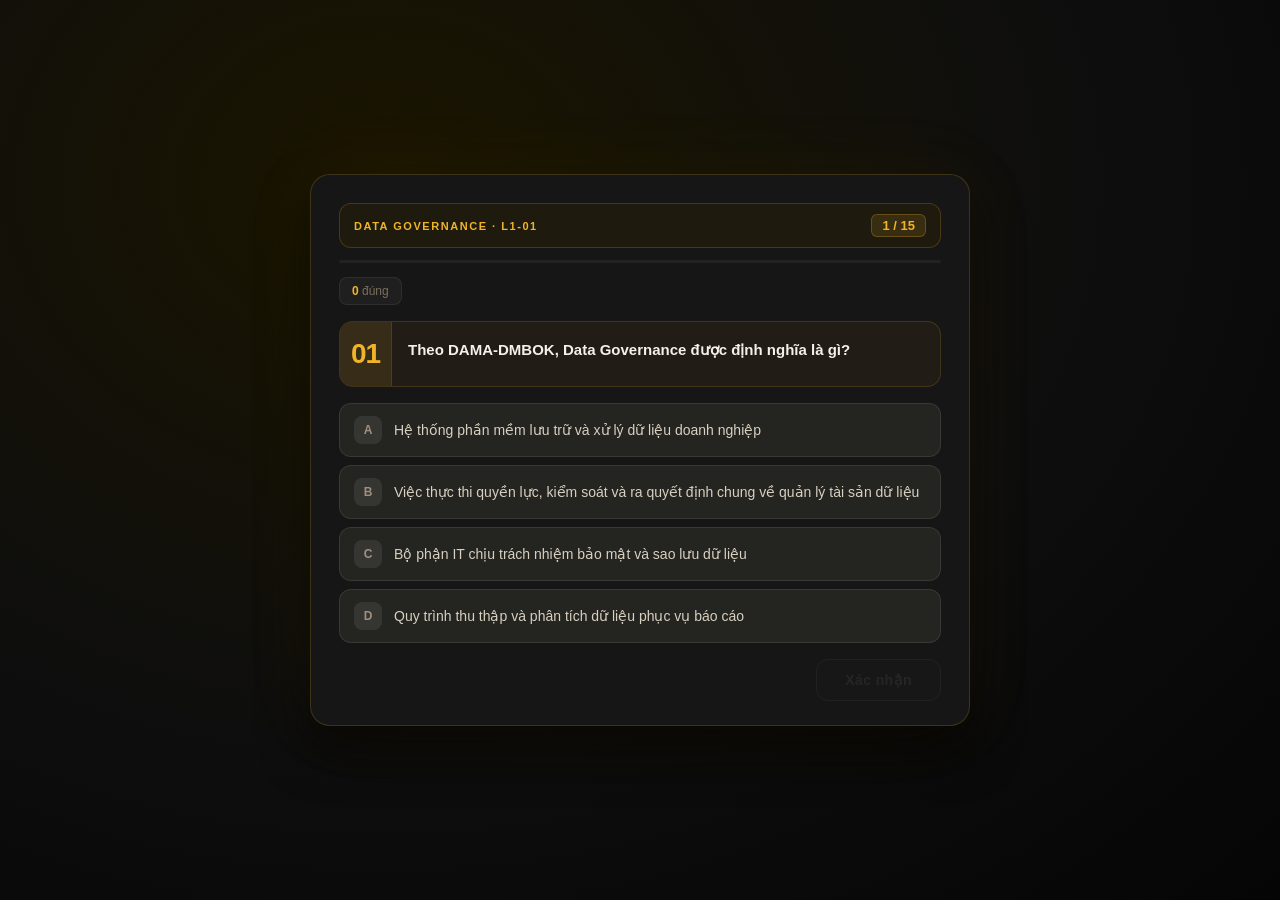
<file: practice/index.html>
<!DOCTYPE html>
<html lang="vi">
<head>
  <meta charset="UTF-8" />
  <meta name="viewport" content="width=device-width, initial-scale=1.0" />
  <title>Kiểm Tra — Data Governance L1-01 | DGNA</title>
  <meta name="description" content="Bộ câu hỏi trắc nghiệm sau buổi học Data Governance là gì & Tại sao DG quan trọng — Module L1-01 DGNA.VN" />
  <style>
    *, *::before, *::after { box-sizing: border-box; margin: 0; padding: 0; }

    :root {
      --gold: #f0b429;
      --gold-dim: #c8911a;
      --gold-glow: rgba(240,180,41,0.18);
      --green: #4caf7d;
      --red: #e8445a;
      --bg: #0e0e0e;
      --card: #161616;
      --surface: #1f1f1f;
      --border: rgba(240,180,41,0.18);
      --text: #f0ece0;
      --muted: #7a7570;
      --dim: #4a4640;
    }

    body {
      min-height: 100vh;
      background: radial-gradient(ellipse at 30% 20%, #1a1500 0%, #0e0e0e 55%, #050505 100%);
      display: flex;
      align-items: center;
      justify-content: center;
      font-family: 'Segoe UI', 'Be Vietnam Pro', Arial, sans-serif;
      padding: 20px 16px;
      color: var(--text);
    }

    .card {
      width: 100%;
      max-width: 660px;
      background: var(--card);
      border-radius: 20px;
      border: 1px solid var(--border);
      box-shadow: 0 0 80px rgba(240,180,41,0.06), 0 24px 48px rgba(0,0,0,0.7);
      padding: 28px 28px 24px;
    }

    /* HEADER */
    .header {
      display: flex;
      justify-content: space-between;
      align-items: center;
      margin-bottom: 12px;
      background: #1e1a0e;
      border: 1px solid rgba(240,180,41,0.2);
      border-radius: 12px;
      padding: 10px 14px;
    }
    .module-label {
      font-size: 11px;
      font-weight: 700;
      letter-spacing: 0.14em;
      text-transform: uppercase;
      color: var(--gold);
    }
    .counter {
      font-size: 13px;
      color: #f0b429;
      font-weight: 700;
      background: rgba(240,180,41,0.12);
      border: 1px solid rgba(240,180,41,0.25);
      border-radius: 6px;
      padding: 3px 10px;
    }

    /* PROGRESS */
    .progress-track {
      height: 3px;
      background: rgba(255,255,255,0.05);
      border-radius: 99px;
      overflow: hidden;
      margin-bottom: 14px;
    }
    .progress-fill {
      height: 100%;
      background: linear-gradient(90deg, var(--gold-dim), var(--gold));
      border-radius: 99px;
      transition: width 0.4s ease;
    }

    .score-chip {
      font-size: 12px;
      color: #7a7060;
      margin-bottom: 16px;
      background: rgba(255,255,255,0.04);
      border: 1px solid rgba(255,255,255,0.07);
      border-radius: 8px;
      padding: 6px 12px;
      display: inline-block;
    }
    .score-chip span { color: var(--gold); font-weight: 700; }

    /* QUESTION */
    .question-block {
      display: flex;
      gap: 0;
      align-items: stretch;
      margin-bottom: 16px;
      background: rgba(240,180,41,0.05);
      border: 1px solid rgba(240,180,41,0.15);
      border-radius: 14px;
      overflow: hidden;
    }
    .q-num-large {
      font-size: 28px;
      font-weight: 900;
      color: var(--gold);
      line-height: 1;
      min-width: 52px;
      letter-spacing: -1px;
      background: rgba(240,180,41,0.1);
      display: flex;
      align-items: center;
      justify-content: center;
      padding: 18px 10px;
      border-right: 1px solid rgba(240,180,41,0.12);
      flex-shrink: 0;
    }
    .question-text {
      font-size: 15px;
      color: #f5f0e8;
      line-height: 1.65;
      font-weight: 600;
      padding: 16px 16px;
    }

    /* OPTIONS */
    .options { display: flex; flex-direction: column; gap: 8px; margin-bottom: 16px; }

    .opt-btn {
      display: flex;
      align-items: center;
      gap: 12px;
      padding: 12px 14px;
      border-radius: 12px;
      text-align: left;
      background: #242420;
      border: 1px solid rgba(255,255,255,0.09);
      color: #d8d0c0;
      cursor: pointer;
      transition: all 0.2s;
      font-size: 14px;
      line-height: 1.5;
      width: 100%;
    }
    .opt-btn:hover:not(:disabled) {
      background: #2e2c20;
      border-color: rgba(240,180,41,0.45);
      color: #f5f0e8;
    }
    .opt-btn:disabled { cursor: default; }
    .opt-btn.selected {
      background: #2e2a14;
      border-color: var(--gold);
      color: #fff8d0;
    }
    .opt-btn.correct {
      background: #162820;
      border-color: var(--green);
      color: #c8ffe0;
    }
    .opt-btn.wrong {
      background: #2a1218;
      border-color: var(--red);
      color: #ffd0d8;
    }

    .opt-label {
      width: 28px;
      height: 28px;
      border-radius: 8px;
      display: flex;
      align-items: center;
      justify-content: center;
      font-size: 12px;
      font-weight: 800;
      flex-shrink: 0;
      background: rgba(255,255,255,0.08);
      color: #807060;
      transition: all 0.2s;
    }
    .opt-btn.selected .opt-label { background: var(--gold); color: #1a1200; }
    .opt-btn.correct .opt-label  { background: var(--green); color: #001a0d; }
    .opt-btn.wrong .opt-label    { background: var(--red); color: #fff; }

    /* EXPLANATION */
    .explanation {
      display: flex;
      gap: 10px;
      background: #1e1c14;
      border: 1px solid rgba(240,180,41,0.2);
      border-left: 3px solid var(--gold);
      border-radius: 12px;
      padding: 12px 14px;
      margin-bottom: 16px;
      align-items: flex-start;
      animation: fadeIn 0.3s ease;
    }
    .exp-icon { font-size: 16px; flex-shrink: 0; margin-top: 1px; }
    .exp-text  { font-size: 13px; color: #c8b888; line-height: 1.65; }

    @keyframes fadeIn { from { opacity:0; transform: translateY(4px); } to { opacity:1; transform:none; } }

    /* ACTION */
    .action-row { display: flex; justify-content: flex-end; }
    .action-btn {
      background: #2a2010;
      color: var(--gold);
      border: 1.5px solid var(--gold);
      border-radius: 12px;
      padding: 12px 28px;
      font-size: 14px;
      font-weight: 800;
      cursor: pointer;
      letter-spacing: 0.03em;
      transition: all 0.2s;
    }
    .action-btn:disabled {
      opacity: 0.25;
      cursor: not-allowed;
      background: #1a1a1a;
      border-color: #444;
      color: #555;
    }
    .action-btn.next {
      background: linear-gradient(135deg, var(--gold), var(--gold-dim));
      color: #1a1000;
      border-color: transparent;
    }
    .action-btn:not(:disabled):hover { opacity: 0.88; }
    .action-btn:not(:disabled):active { transform: scale(0.97); }

    /* opt-label text color fix after state change */
    .opt-btn:not(.selected):not(.correct):not(.wrong) .opt-label { color: #a09080; }

    /* RESULT SCREEN */
    .result-badge { text-align: center; margin-bottom: 12px; font-size: 56px; line-height: 1; }
    .result-title { text-align: center; color: var(--text); font-size: 18px; font-weight: 700; margin-bottom: 16px; }
    .score-big { text-align: center; font-size: 64px; font-weight: 900; letter-spacing: -3px; line-height: 1; margin-bottom: 12px; }
    .grade-tag {
      display: block;
      margin: 0 auto 24px;
      padding: 6px 20px;
      border-radius: 99px;
      border: 1px solid;
      font-size: 13px;
      font-weight: 700;
      width: fit-content;
      text-align: center;
    }
    .result-grid { display: flex; flex-wrap: wrap; gap: 8px; justify-content: center; margin-bottom: 24px; }
    .dot-cell {
      width: 34px; height: 34px; border-radius: 8px;
      display: flex; align-items: center; justify-content: center;
      font-size: 12px; font-weight: 800; color: #111;
    }
    .result-actions { display: flex; gap: 12px; justify-content: center; margin-bottom: 16px; }
    .review-btn {
      background: var(--surface);
      color: #c8c0b0;
      border: 1px solid rgba(255,255,255,0.1);
      border-radius: 12px;
      padding: 11px 22px;
      font-size: 14px;
      font-weight: 600;
      cursor: pointer;
    }
    .restart-btn {
      background: linear-gradient(135deg, var(--gold), var(--gold-dim));
      color: #1a1200; border: none; border-radius: 12px;
      padding: 11px 22px; font-size: 14px; font-weight: 800; cursor: pointer;
    }
    .module-tag { text-align: center; font-size: 11px; color: #333028; letter-spacing: 0.1em; }

    /* REVIEW SCREEN */
    .review-header {
      display: flex; align-items: center; gap: 14px;
      margin-bottom: 20px;
      border-bottom: 1px solid rgba(255,255,255,0.05);
      padding-bottom: 14px;
    }
    .back-btn {
      background: transparent; border: none; color: var(--gold);
      font-size: 13px; font-weight: 700; cursor: pointer; padding: 0;
    }
    .review-title { color: var(--text); font-weight: 700; font-size: 15px; }
    .review-scroll { overflow-y: auto; max-height: 68vh; padding-right: 4px; }
    .review-item {
      margin-bottom: 22px; padding-bottom: 22px;
      border-bottom: 1px solid rgba(255,255,255,0.06);
    }
    .review-q {
      display: flex; gap: 10px; align-items: flex-start;
      color: #f0ece0; font-size: 14px; font-weight: 600;
      margin-bottom: 10px; line-height: 1.55;
      background: rgba(240,180,41,0.05);
      border: 1px solid rgba(240,180,41,0.1);
      border-radius: 10px;
      padding: 10px 12px;
    }
    .r-num {
      width: 24px; height: 24px; border-radius: 6px;
      display: flex; align-items: center; justify-content: center;
      font-size: 11px; font-weight: 800; color: #111; flex-shrink: 0; margin-top: 1px;
    }
    .review-opt {
      font-size: 13px; padding: 7px 10px; border-radius: 8px;
      margin-bottom: 4px; line-height: 1.5; border: 1px solid transparent;
      margin-left: 34px; color: #686058;
    }
    .review-exp {
      font-size: 12px; color: #806840; margin-top: 8px;
      line-height: 1.6; font-style: italic; margin-left: 34px;
      background: #1e1c14;
      border-left: 2px solid rgba(240,180,41,0.3);
      padding: 6px 10px;
      border-radius: 0 6px 6px 0;
    }

    /* HIDDEN SCREENS */
    .screen { display: none; }
    .screen.active { display: block; }

    @media (max-width: 480px) {
      .card { padding: 20px 16px 18px; }
      .q-num-large { font-size: 28px; min-width: 36px; }
      .question-text { font-size: 14px; }
      .score-big { font-size: 48px; }
    }
  </style>
</head>
<body>
<div class="card">

  <!-- QUIZ SCREEN -->
  <div id="screen-quiz" class="screen active">
    <div class="header">
      <div class="module-label">Data Governance · L1-01</div>
      <div class="counter" id="counter">1 / 15</div>
    </div>
    <div class="progress-track">
      <div class="progress-fill" id="progress-fill" style="width:0%"></div>
    </div>
    <div class="score-chip"><span id="score-live">0</span> đúng</div>

    <div class="question-block">
      <div class="q-num-large" id="q-num">01</div>
      <div class="question-text" id="q-text"></div>
    </div>

    <div class="options" id="options"></div>

    <div id="explanation-box" class="explanation" style="display:none">
      <div class="exp-icon" id="exp-icon"></div>
      <div class="exp-text" id="exp-text"></div>
    </div>

    <div class="action-row">
      <button class="action-btn" id="action-btn" disabled>Xác nhận</button>
    </div>
  </div>

  <!-- RESULT SCREEN -->
  <div id="screen-result" class="screen">
    <div class="result-badge" id="result-emoji"></div>
    <div class="result-title">Kết quả kiểm tra</div>
    <div class="score-big" id="result-score"></div>
    <div class="grade-tag" id="grade-tag"></div>
    <div class="result-grid" id="result-grid"></div>
    <div class="result-actions">
      <button class="review-btn" onclick="showReview()">Xem lại đáp án</button>
      <button class="restart-btn" onclick="restart()">Làm lại</button>
    </div>
    <div class="module-tag">Module L1-01 · DGNA.VN</div>
  </div>

  <!-- REVIEW SCREEN -->
  <div id="screen-review" class="screen">
    <div class="review-header">
      <button class="back-btn" onclick="backToResult()">← Kết quả</button>
      <div class="review-title">Xem lại đáp án</div>
    </div>
    <div class="review-scroll" id="review-content"></div>
  </div>

</div>

<script>
const questions = [
  {
    q: "Theo DAMA-DMBOK, Data Governance được định nghĩa là gì?",
    opts: [
      "Hệ thống phần mềm lưu trữ và xử lý dữ liệu doanh nghiệp",
      "Việc thực thi quyền lực, kiểm soát và ra quyết định chung về quản lý tài sản dữ liệu",
      "Bộ phận IT chịu trách nhiệm bảo mật và sao lưu dữ liệu",
      "Quy trình thu thập và phân tích dữ liệu phục vụ báo cáo"
    ],
    correct: 1,
    exp: "DAMA-DMBOK định nghĩa: Data Governance là việc thực thi quyền lực, kiểm soát và ra quyết định chung (lập kế hoạch, giám sát và thực thi) về quản lý tài sản dữ liệu."
  },
  {
    q: "3 trụ cột cốt lõi của Data Governance theo DAMA-DMBOK là gì?",
    opts: [
      "Công nghệ – Con người – Quy trình",
      "Lập kế hoạch – Thực thi – Báo cáo",
      "Quyền quyết định – Trách nhiệm giải trình – Quy tắc & Chuẩn mực",
      "Bảo mật – Chất lượng – Tích hợp"
    ],
    correct: 2,
    exp: "Ba trụ cột cốt lõi: (1) Quyền quyết định — ai có quyền quyết định về dữ liệu; (2) Trách nhiệm giải trình — ai chịu trách nhiệm khi dữ liệu sai; (3) Quy tắc & Chuẩn mực — chính sách và tiêu chuẩn quản lý dữ liệu."
  },
  {
    q: "Trong ví dụ ngân hàng có 3 định nghĩa khác nhau cho 'khách hàng', hậu quả trực tiếp là gì?",
    opts: [
      "Hệ thống bị tấn công bảo mật nghiêm trọng",
      "Báo cáo tăng trưởng khách hàng sai lệch 23% giữa các phòng ban",
      "Mất 3 ngày mỗi tháng để đối soát dữ liệu",
      "Dự án AI bị đình trệ toàn bộ"
    ],
    correct: 1,
    exp: "Do mỗi phòng ban dùng một định nghĩa khác nhau cho 'khách hàng', báo cáo tăng trưởng sai lệch tới 23% giữa các phòng ban — minh chứng điển hình của việc thiếu Business Glossary thống nhất."
  },
  {
    q: "DCAM khác với DAMA-DMBOK ở điểm nào?",
    opts: [
      "DCAM tập trung vào kiến trúc kỹ thuật, DAMA-DMBOK tập trung vào quy trình",
      "DCAM là tiêu chuẩn đánh giá mức độ trưởng thành dữ liệu, DAMA-DMBOK là framework lý thuyết tổng quát",
      "DCAM chỉ áp dụng cho ngân hàng, DAMA-DMBOK áp dụng cho mọi ngành",
      "DCAM là công cụ miễn phí, DAMA-DMBOK phải trả phí"
    ],
    correct: 1,
    exp: "DAMA-DMBOK là framework lý thuyết tổng quát về quản lý dữ liệu, còn DCAM là 'thước đo' thực tế — tập trung vào đánh giá mức độ trưởng thành dữ liệu và lộ trình cải thiện."
  },
  {
    q: "TOGAF có vai trò gì trong quản trị dữ liệu?",
    opts: [
      "Công cụ đo chất lượng dữ liệu theo từng trường dữ liệu",
      "Khung kiến trúc tổng thể, kết nối Dữ liệu – Công nghệ – Nghiệp vụ",
      "Bộ tiêu chuẩn bảo mật và mã hóa dữ liệu cá nhân",
      "Phương pháp luận tư vấn dữ liệu theo mô hình ROI"
    ],
    correct: 1,
    exp: "TOGAF là khung kiến trúc thượng tầng, kết nối Dữ liệu – Công nghệ – Nghiệp vụ, giúp thấy bức tranh lớn: hạ tầng hiện tại đã đủ để kết nối dữ liệu liên ngành chưa."
  },
  {
    q: "Key Insight quan trọng nhất về vai trò của Data Governance trong DAMA-DMBOK là gì?",
    opts: [
      "Governance sở hữu toàn bộ dữ liệu của tổ chức",
      "Governance chỉ phụ trách báo cáo và compliance",
      "Governance không 'sở hữu' dữ liệu — Governance hướng dẫn và điều phối cách dữ liệu được làm việc",
      "Governance là bộ phận IT chuyên trách phân quyền hệ thống"
    ],
    correct: 2,
    exp: "Insight cốt lõi: Governance KHÔNG sở hữu dữ liệu mà hướng dẫn và điều phối cách dữ liệu được làm việc — đây là điểm phân biệt quan trọng giữa Data Governance và Data Management."
  },
  {
    q: "Khung năng lực dữ liệu (Data Capability Landscape) gồm mấy tầng chiến lược?",
    opts: [
      "2 tầng: Chiến lược và Vận hành",
      "3 tầng: Chiến lược (Quản trị) – Chiến thuật (Quản lý) – Vận hành (Nền tảng)",
      "4 tầng: Hoạch định – Thiết kế – Vận hành – Đánh giá",
      "5 tầng theo mô hình trưởng thành DCAM"
    ],
    correct: 1,
    exp: "Khung năng lực dữ liệu gồm 3 tầng: (1) Chiến lược — Quản trị dữ liệu; (2) Chiến thuật — Quản lý dữ liệu; (3) Vận hành — Nền tảng dữ liệu và Vòng đời dữ liệu."
  },
  {
    q: "Theo Gartner, bao nhiêu % chương trình Data Governance sẽ thất bại đến năm 2027?",
    opts: ["50%", "65%", "80%", "90%"],
    correct: 2,
    exp: "Gartner cảnh báo 80% chương trình governance sẽ thất bại đến 2027 — không phải do công nghệ, mà do tổ chức không duy trì được tỷ lệ áp dụng (Adoption rate)."
  },
  {
    q: "Ba trụ cột giá trị kinh doanh của Data Governance là gì?",
    opts: [
      "Bảo mật – Tuân thủ – Tích hợp",
      "Doanh thu ↑ – Chi phí ↓ – Rủi ro ↓",
      "Công nghệ – Con người – Quy trình",
      "Tốc độ – Độ chính xác – Khả năng mở rộng"
    ],
    correct: 1,
    exp: "Ba trụ cột giá trị: Doanh thu tăng (quyết định nhanh hơn, AI/ML hiệu quả hơn), Chi phí giảm (ít reconcile, ít làm lại), Rủi ro giảm (ít vi phạm tuân thủ, ít sự cố bảo mật)."
  },
  {
    q: "Trong case study ngân hàng thương mại sau 12 tháng triển khai DG, thời gian reconcile giảm như thế nào?",
    opts: [
      "Từ 5 ngày xuống còn 1 ngày",
      "Từ 3 ngày xuống còn 4 giờ",
      "Từ 1 tuần xuống còn 2 ngày",
      "Từ 2 ngày xuống còn 30 phút"
    ],
    correct: 1,
    exp: "Sau 12 tháng triển khai DG, thời gian reconcile giảm từ 3 ngày xuống còn 4 giờ — tiết kiệm 2.500 giờ/năm."
  },
  {
    q: "Mô hình Data Driven với 4 trải nghiệm bao gồm những thành phần nào?",
    opts: [
      "BX (Business) – DX (Data) – CX (Customer) – PX (People)",
      "BX (Business) – DX (Digital) – CX (Cloud) – PX (Platform)",
      "AX (Architecture) – DX (Data) – CX (Customer) – TX (Technology)",
      "GX (Governance) – DX (Data) – CX (Compliance) – PX (Policy)"
    ],
    correct: 0,
    exp: "4 trải nghiệm cần kiện toàn đồng bộ: BX (Business eXperience) – DX (Data eXperience) – CX (Customer eXperience) – PX (People eXperience)."
  },
  {
    q: "Mức phạt tối đa theo Luật Bảo vệ Dữ liệu Cá nhân Việt Nam là bao nhiêu?",
    opts: [
      "1% doanh thu hoặc tối đa 500 triệu VND",
      "3% doanh thu hoặc tối đa 1 tỷ VND",
      "5% doanh thu năm trước hoặc 3 tỷ VND (hoặc 10 lần doanh thu từ vi phạm)",
      "10% doanh thu hoặc tối đa 5 tỷ VND"
    ],
    correct: 2,
    exp: "Luật BVDLCN Việt Nam: phạt đến 10 lần doanh thu từ vi phạm hoặc 3 tỷ VND. Vi phạm chuyển giao dữ liệu ra nước ngoài phạt đến 5% doanh thu năm trước."
  },
  {
    q: "Luật Dữ liệu Việt Nam (Luật số 60/2024/QH15) được Quốc hội thông qua vào ngày nào?",
    opts: ["15/08/2024", "30/11/2024", "26/06/2025", "01/01/2025"],
    correct: 1,
    exp: "Luật số 60/2024/QH15 (Luật Dữ liệu) được Quốc hội thông qua ngày 30/11/2024. Luật Bảo vệ Dữ liệu Cá nhân (91/2025/QH15) được thông qua ngày 26/06/2025."
  },
  {
    q: "Chi phí trung bình một vi phạm dữ liệu tại Mỹ theo báo cáo IBM 2024 là bao nhiêu?",
    opts: ["$4.45 triệu", "$6.72 triệu", "$9.36 triệu", "$12.9 triệu"],
    correct: 2,
    exp: "Theo IBM Cost of Data Breach Report 2024, chi phí trung bình một vi phạm dữ liệu tại Mỹ là $9.36 triệu. Con số $12.9M là chi phí 'không làm gì' theo Gartner."
  },
  {
    q: "Rủi ro nào sau đây KHÔNG thuộc Top 5 rủi ro khi không có Data Governance?",
    opts: [
      "Quyết định thiếu chính xác do dữ liệu không nhất quán",
      "Chi phí hạ tầng công nghệ tăng quá cao",
      "Vi phạm tuân thủ với mức phạt nặng nề",
      "Dự án AI đình trệ do dữ liệu không đáng tin cậy"
    ],
    correct: 1,
    exp: "5 rủi ro hàng đầu: Quyết định thiếu chính xác, Vi phạm tuân thủ, Rò rỉ/vi phạm dữ liệu, Tăng chi phí vận hành (nhân sự lãng phí), Dự án AI đình trệ. 'Chi phí hạ tầng công nghệ tăng' không nằm trong danh sách này."
  }
];

// State
let current = 0, selected = null, submitted = false, score = 0, answers = [];
const labels = ["A","B","C","D"];

function render() {
  const q = questions[current];
  document.getElementById("counter").textContent = `${current+1} / ${questions.length}`;
  document.getElementById("progress-fill").style.width = `${(current/questions.length)*100}%`;
  document.getElementById("score-live").textContent = score;
  document.getElementById("q-num").textContent = String(current+1).padStart(2,"0");
  document.getElementById("q-text").textContent = q.q;
  document.getElementById("explanation-box").style.display = "none";

  const btn = document.getElementById("action-btn");
  btn.textContent = "Xác nhận";
  btn.disabled = true;
  btn.classList.remove("next");
  btn.onclick = handleSubmit;

  // Options
  const container = document.getElementById("options");
  container.innerHTML = "";
  q.opts.forEach((opt, idx) => {
    const b = document.createElement("button");
    b.className = "opt-btn";
    b.innerHTML = `<span class="opt-label">${labels[idx]}</span><span>${opt}</span>`;
    b.onclick = () => select(idx);
    container.appendChild(b);
  });
}

function select(idx) {
  if (submitted) return;
  selected = idx;
  document.querySelectorAll(".opt-btn").forEach((b,i) => {
    b.classList.toggle("selected", i === idx);
  });
  document.getElementById("action-btn").disabled = false;
}

function handleSubmit() {
  if (selected === null || submitted) return;
  submitted = true;
  const q = questions[current];
  const isCorrect = selected === q.correct;
  if (isCorrect) score++;
  answers.push({ selected, correct: q.correct, isCorrect });

  // Style options
  document.querySelectorAll(".opt-btn").forEach((b,i) => {
    b.disabled = true;
    b.classList.remove("selected");
    if (i === q.correct) b.classList.add("correct");
    else if (i === selected && !isCorrect) b.classList.add("wrong");
  });

  // Explanation
  const box = document.getElementById("explanation-box");
  document.getElementById("exp-icon").textContent = isCorrect ? "✅" : "❌";
  document.getElementById("exp-text").textContent = q.exp;
  box.style.display = "flex";

  // Next button
  const btn = document.getElementById("action-btn");
  btn.disabled = false;
  btn.classList.add("next");
  btn.textContent = current+1 >= questions.length ? "Xem kết quả →" : "Câu tiếp theo →";
  btn.onclick = handleNext;
}

function handleNext() {
  if (current+1 >= questions.length) {
    showResult();
  } else {
    current++;
    selected = null;
    submitted = false;
    render();
  }
}

function showResult() {
  showScreen("screen-result");
  const pct = Math.round((score/questions.length)*100);
  const grade = pct>=80?"Xuất sắc":pct>=65?"Khá":pct>=50?"Trung bình":"Cần ôn tập";
  const color = pct>=80?"#f0b429":pct>=65?"#c8911a":pct>=50?"#8a7040":"#e8445a";
  const emoji = pct>=80?"🏆":pct>=65?"🎯":pct>=50?"📘":"📖";

  document.getElementById("result-emoji").textContent = emoji;
  document.getElementById("result-score").textContent = `${score}/${questions.length}`;
  document.getElementById("result-score").style.color = color;

  const tag = document.getElementById("grade-tag");
  tag.textContent = `${grade} — ${pct}%`;
  tag.style.color = color;
  tag.style.borderColor = color;
  tag.style.background = color+"22";

  const grid = document.getElementById("result-grid");
  grid.innerHTML = answers.map((a,i)=>
    `<div class="dot-cell" style="background:${a.isCorrect?"#f0b429":"#e8445a"};color:${a.isCorrect?"#1a1200":"#fff"}" title="Câu ${i+1}">${i+1}</div>`
  ).join("");
}

function showReview() {
  showScreen("screen-review");
  const content = document.getElementById("review-content");
  content.innerHTML = questions.map((q,qi)=>{
    const ans = answers[qi];
    const numColor = ans.isCorrect ? "#f0b429" : "#e8445a";
    const optsHtml = q.opts.map((opt,oi)=>{
      const isCorrect = oi === ans.correct;
      const isWrong = oi === ans.selected && !ans.isCorrect;
      let bg="transparent", border="transparent", color="#8899aa", prefix="　";
      if(isCorrect){bg="rgba(240,180,41,0.11)";border="#f0b429";color="#f0b429";prefix="✓ ";}
      else if(isWrong){bg="rgba(232,68,90,0.12)";border="#e8445a";color="#e8445a";prefix="✗ ";}
      return `<div class="review-opt" style="background:${bg};border-color:${border};color:${color}">${prefix}${opt}</div>`;
    }).join("");
    return `
      <div class="review-item">
        <div class="review-q">
          <div class="r-num" style="background:${numColor}">${qi+1}</div>
          <span>${q.q}</span>
        </div>
        ${optsHtml}
        <div class="review-exp">💡 ${q.exp}</div>
      </div>`;
  }).join("");
}

function backToResult() { showScreen("screen-result"); }

function restart() {
  current=0; selected=null; submitted=false; score=0; answers=[];
  showScreen("screen-quiz");
  render();
}

function showScreen(id) {
  document.querySelectorAll(".screen").forEach(s=>s.classList.remove("active"));
  document.getElementById(id).classList.add("active");
}

// Init
render();
</script>
</body>
</html>
</file>
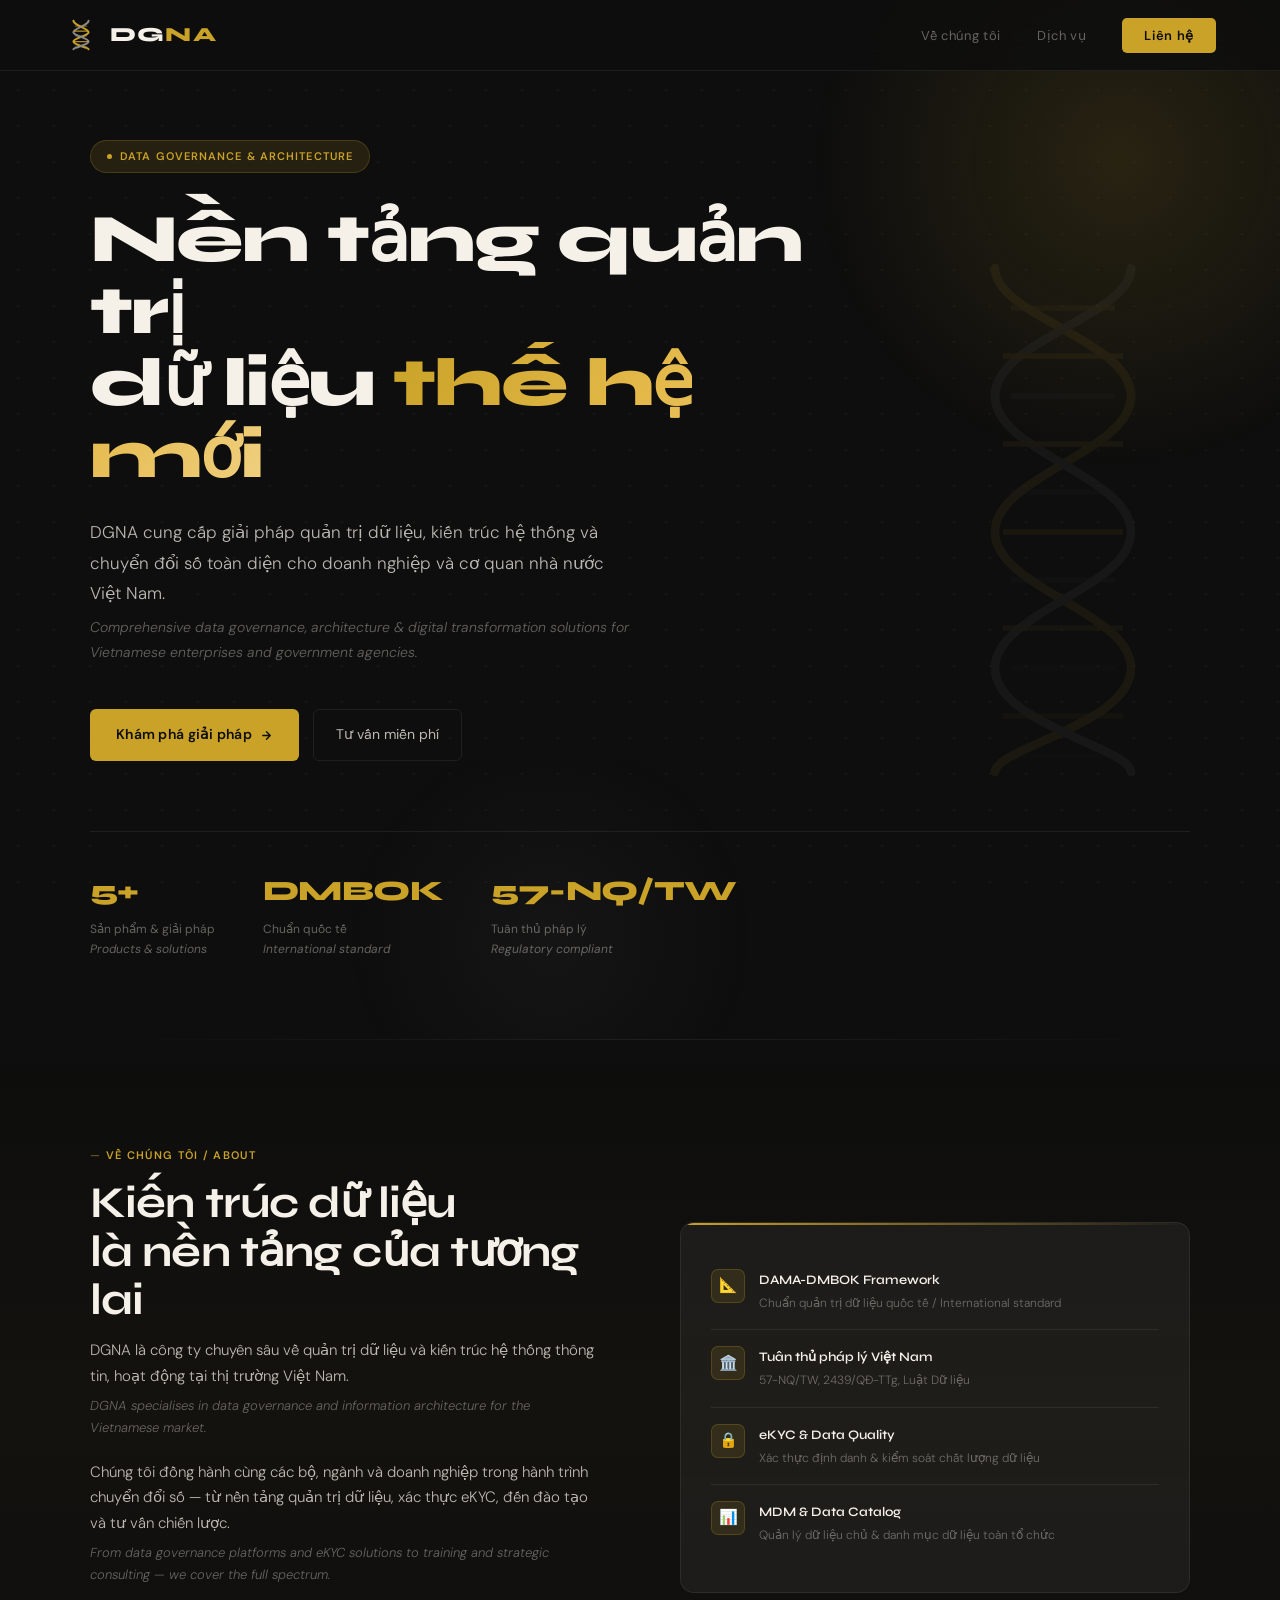
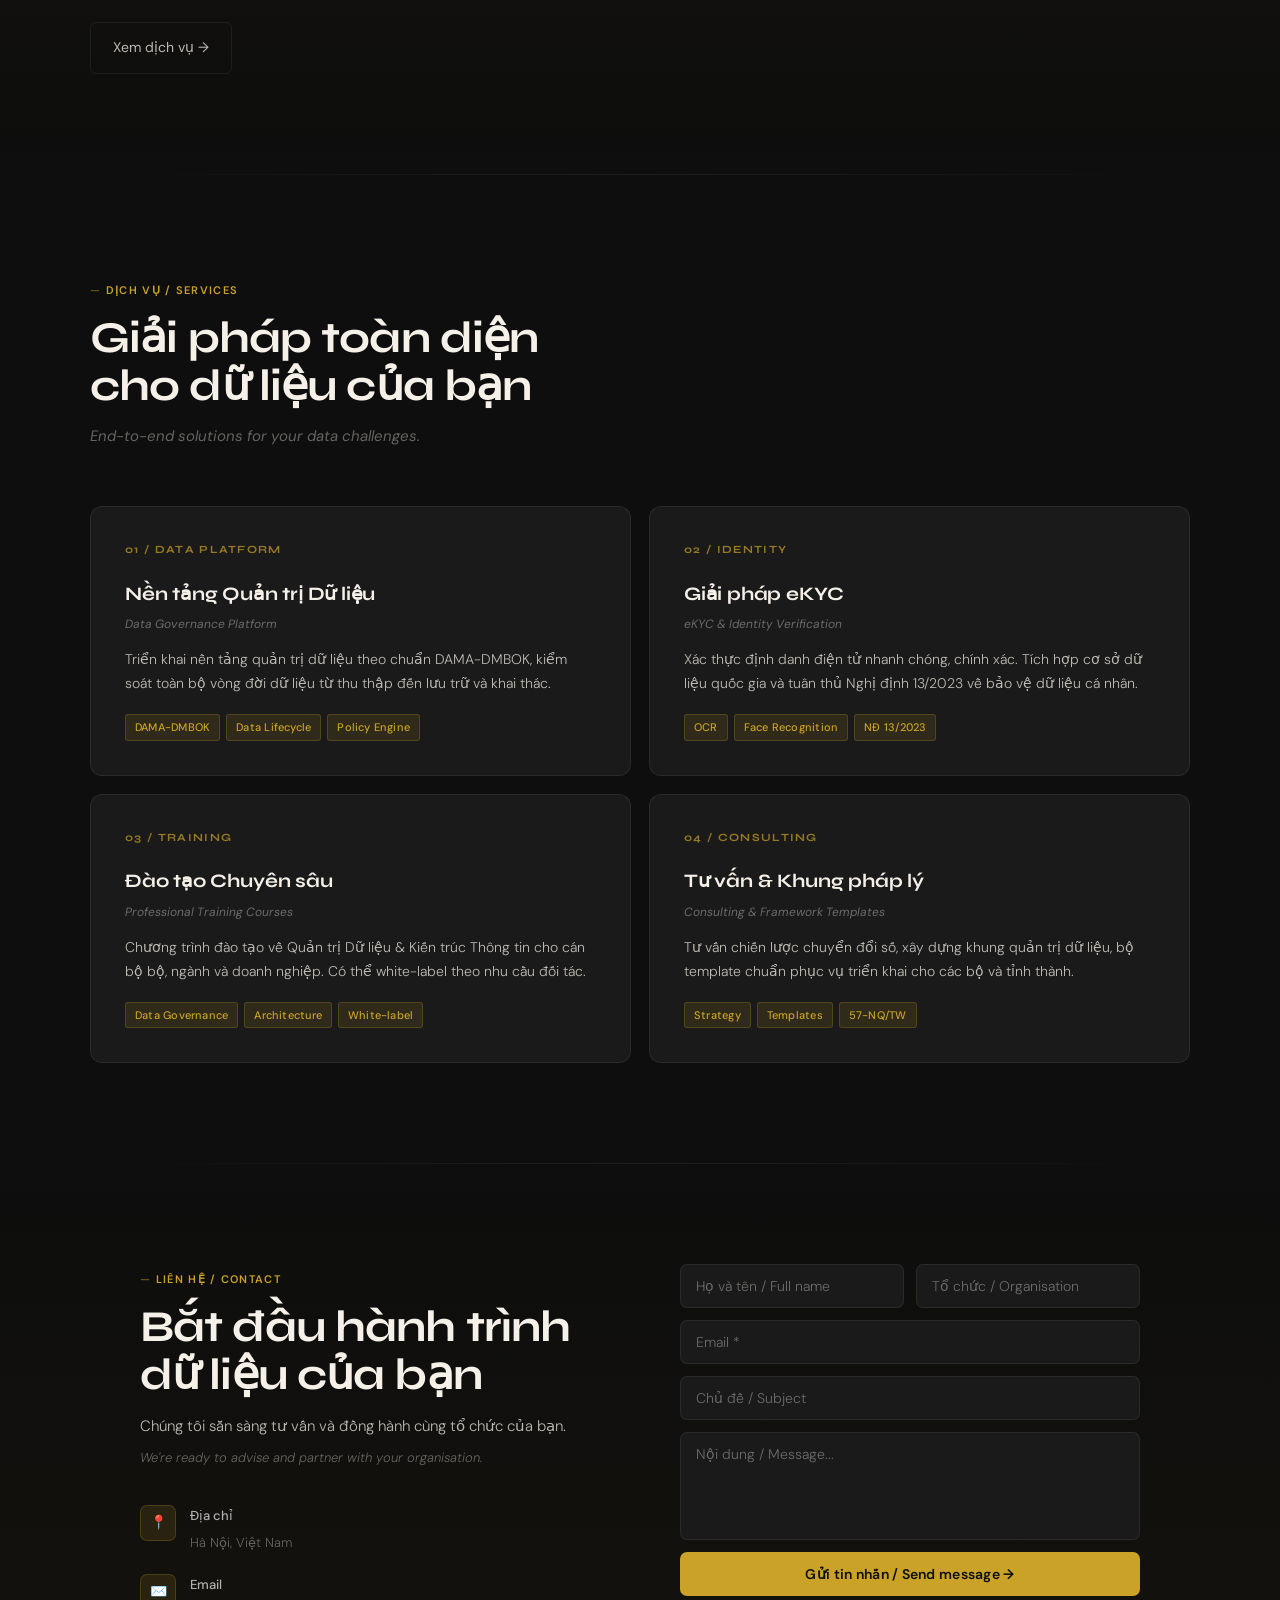
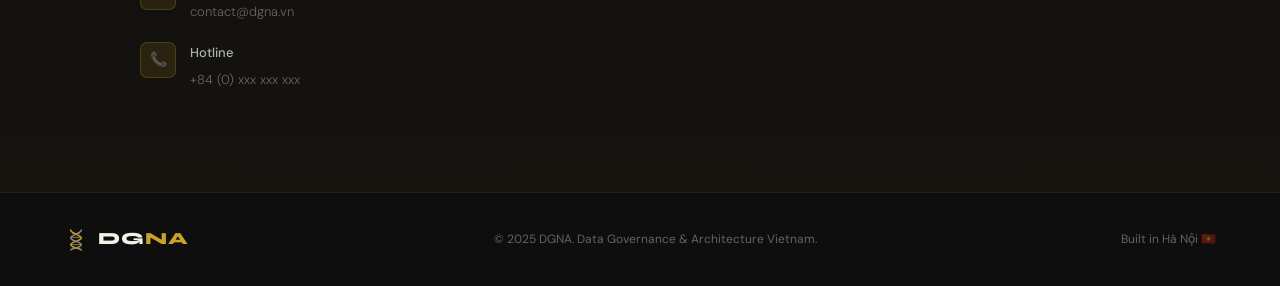
<file: index3.html>
<!DOCTYPE html>
<html lang="vi">
<head>
<meta charset="UTF-8">
<meta name="viewport" content="width=device-width, initial-scale=1.0">
<title>DGNA – Data Governance & Architecture</title>
<link rel="preconnect" href="https://fonts.googleapis.com">
<link href="https://fonts.googleapis.com/css2?family=Syne:wght@400;600;700;800&family=DM+Sans:ital,wght@0,300;0,400;0,500;1,300&display=swap" rel="stylesheet">
<style>
:root {
  --bg:       #0E0E0E;
  --bg2:      #141414;
  --bg3:      #1A1A1A;
  --gold:     #C9A227;
  --gold-lt:  #E4B94A;
  --gold-dim: rgba(201,162,39,0.12);
  --gold-border: rgba(201,162,39,0.22);
  --gray:     #8A8A8A;
  --gray-lt:  #B0B0B0;
  --gray-dim: rgba(255,255,255,0.05);
  --white:    #F5F0E8;
  --white80:  rgba(245,240,232,0.75);
  --white40:  rgba(245,240,232,0.38);
  --border:   rgba(255,255,255,0.07);
  --font-display: 'Syne', sans-serif;
  --font-body:    'DM Sans', sans-serif;
}
*, *::before, *::after { box-sizing: border-box; margin: 0; padding: 0; }
html { scroll-behavior: smooth; }
body {
  background: var(--bg); color: var(--white);
  font-family: var(--font-body); font-size: 16px; line-height: 1.7; overflow-x: hidden;
}
body::after {
  content: ''; position: fixed; inset: 0;
  background-image: radial-gradient(circle, rgba(201,162,39,0.055) 1px, transparent 1px);
  background-size: 36px 36px; pointer-events: none; z-index: 0;
}

/* NAV */
nav {
  position: fixed; top: 0; left: 0; right: 0; z-index: 100;
  display: flex; align-items: center; justify-content: space-between;
  padding: 18px 64px;
  background: rgba(14,14,14,0.88); backdrop-filter: blur(24px);
  border-bottom: 1px solid var(--border);
}
.nav-logo { display: flex; align-items: center; gap: 12px; text-decoration: none; color: var(--white); }
.dna-mark { width: 34px; height: 34px; flex-shrink: 0; }
.nav-wordmark { font-family: var(--font-display); font-size: 20px; font-weight: 800; letter-spacing: 0.06em; }
.nav-wordmark span { color: var(--gold); }
.nav-links { display: flex; gap: 36px; list-style: none; }
.nav-links a { color: var(--white40); text-decoration: none; font-size: 13px; font-weight: 400; letter-spacing: 0.05em; transition: color 0.2s; }
.nav-links a:hover { color: var(--white); }
.nav-cta { background: var(--gold) !important; color: #0E0E0E !important; padding: 9px 22px; border-radius: 5px; font-weight: 600 !important; }
.nav-cta:hover { background: var(--gold-lt) !important; color: #0E0E0E !important; }

/* HERO */
#hero { position: relative; min-height: 100vh; display: flex; align-items: center; padding: 140px 64px 80px; overflow: hidden; }
.hero-glow { position: absolute; top: -160px; right: -160px; width: 640px; height: 640px; background: radial-gradient(circle, rgba(201,162,39,0.14) 0%, transparent 68%); pointer-events: none; z-index: 1; }
.hero-glow2 { position: absolute; bottom: -80px; left: 25%; width: 460px; height: 360px; background: radial-gradient(circle, rgba(138,138,138,0.06) 0%, transparent 70%); pointer-events: none; z-index: 1; }
.hero-dna-bg { position: absolute; right: 6%; top: 50%; transform: translateY(-50%); opacity: 0.07; pointer-events: none; z-index: 1; }
.hero-content { position: relative; z-index: 2; max-width: 720px; }
.hero-badge {
  display: inline-flex; align-items: center; gap: 8px;
  background: var(--gold-dim); border: 1px solid var(--gold-border);
  border-radius: 100px; padding: 6px 16px; font-size: 11px; font-weight: 600;
  letter-spacing: 0.1em; text-transform: uppercase; color: var(--gold);
  margin-bottom: 30px; opacity: 0; animation: fadeUp 0.7s 0.2s forwards;
}
.hero-badge::before { content: ''; width: 5px; height: 5px; background: var(--gold); border-radius: 50%; animation: blink 2s ease-in-out infinite; }
@keyframes blink { 0%,100%{opacity:1}50%{opacity:0.3} }
h1 { font-family: var(--font-display); font-size: clamp(42px,5.5vw,68px); font-weight: 800; line-height: 1.06; letter-spacing: -0.03em; margin-bottom: 26px; opacity: 0; animation: fadeUp 0.7s 0.4s forwards; }
h1 em { font-style: normal; background: linear-gradient(120deg, var(--gold) 0%, var(--gold-lt) 55%, #f0d080 100%); -webkit-background-clip: text; -webkit-text-fill-color: transparent; background-clip: text; }
.hero-sub { font-size: 17px; font-weight: 300; color: var(--white80); max-width: 540px; line-height: 1.8; margin-bottom: 44px; opacity: 0; animation: fadeUp 0.7s 0.6s forwards; }
.hero-sub .en { display: block; font-size: 14px; color: var(--white40); margin-top: 6px; font-style: italic; }
.hero-actions { display: flex; gap: 14px; flex-wrap: wrap; opacity: 0; animation: fadeUp 0.7s 0.8s forwards; }
.btn-primary { display: inline-flex; align-items: center; gap: 8px; background: var(--gold); color: #0E0E0E; text-decoration: none; font-weight: 600; font-size: 14px; padding: 13px 26px; border-radius: 6px; border: none; cursor: pointer; letter-spacing: 0.02em; transition: background 0.2s, transform 0.15s; }
.btn-primary:hover { background: var(--gold-lt); transform: translateY(-2px); }
.btn-secondary { display: inline-flex; align-items: center; gap: 8px; background: transparent; color: var(--white80); text-decoration: none; font-weight: 400; font-size: 14px; padding: 13px 22px; border-radius: 6px; border: 1px solid var(--border); transition: border-color 0.2s, color 0.2s, transform 0.15s; }
.btn-secondary:hover { border-color: var(--gold-border); color: var(--gold-lt); transform: translateY(-2px); }
.hero-stats { position: relative; z-index: 2; display: flex; gap: 48px; margin-top: 70px; padding-top: 36px; border-top: 1px solid var(--border); opacity: 0; animation: fadeUp 0.7s 1s forwards; }
.stat-item .num { font-family: var(--font-display); font-size: 28px; font-weight: 800; color: var(--gold); letter-spacing: -0.02em; }
.stat-item .label { font-size: 12px; color: var(--white40); font-weight: 400; margin-top: 3px; }

/* SECTIONS */
section { position: relative; z-index: 2; padding: 100px 64px; }
.section-tag { display: inline-block; font-size: 11px; font-weight: 600; letter-spacing: 0.12em; text-transform: uppercase; color: var(--gold); margin-bottom: 14px; }
.section-tag::before { content: '— '; opacity: 0.5; }
h2 { font-family: var(--font-display); font-size: clamp(28px,3.8vw,44px); font-weight: 700; line-height: 1.1; letter-spacing: -0.02em; margin-bottom: 14px; }
.section-sub { font-size: 15px; color: var(--white40); font-style: italic; margin-bottom: 56px; }

/* ABOUT */
#about { background: linear-gradient(180deg, transparent 0%, rgba(201,162,39,0.03) 50%, transparent 100%); }
.about-grid { display: grid; grid-template-columns: 1fr 1fr; gap: 80px; align-items: center; max-width: 1100px; margin: 0 auto; }
.about-text p { color: var(--white80); font-weight: 300; font-size: 15px; margin-bottom: 14px; }
.about-text p.en { color: var(--white40); font-style: italic; font-size: 13px; margin-top: -8px; margin-bottom: 20px; }
.about-card { background: var(--gray-dim); border: 1px solid var(--border); border-radius: 14px; padding: 30px; position: relative; overflow: hidden; }
.about-card::before { content: ''; position: absolute; top: 0; left: 0; right: 0; height: 2px; background: linear-gradient(90deg, var(--gold), transparent); }
.framework-item { display: flex; align-items: flex-start; gap: 14px; padding: 16px 0; border-bottom: 1px solid var(--border); }
.framework-item:last-child { border-bottom: none; }
.framework-icon { width: 34px; height: 34px; background: var(--gold-dim); border: 1px solid var(--gold-border); border-radius: 7px; display: flex; align-items: center; justify-content: center; font-size: 15px; flex-shrink: 0; }
.framework-item h4 { font-family: var(--font-display); font-size: 13px; font-weight: 600; margin-bottom: 2px; }
.framework-item p { font-size: 12px; color: var(--white40); font-weight: 300; }

/* SERVICES */
.services-grid { display: grid; grid-template-columns: repeat(2,1fr); gap: 18px; margin-top: 56px; }
.service-card { background: var(--bg3); border: 1px solid var(--border); border-radius: 12px; padding: 34px; position: relative; overflow: hidden; transition: border-color 0.3s, transform 0.2s; }
.service-card:hover { border-color: var(--gold-border); transform: translateY(-3px); }
.service-card::before { content: ''; position: absolute; top: 0; left: 0; width: 3px; bottom: 0; background: var(--gold); border-radius: 12px 0 0 12px; opacity: 0; transition: opacity 0.3s; }
.service-card:hover::before { opacity: 1; }
.service-num { font-family: var(--font-display); font-size: 11px; font-weight: 700; letter-spacing: 0.12em; color: var(--gold); margin-bottom: 18px; opacity: 0.7; }
.service-card h3 { font-family: var(--font-display); font-size: 19px; font-weight: 700; margin-bottom: 4px; letter-spacing: -0.01em; }
.service-card .en-title { font-size: 12px; color: var(--white40); font-style: italic; margin-bottom: 14px; }
.service-card p { font-size: 14px; color: var(--white80); font-weight: 300; line-height: 1.7; margin-bottom: 18px; }
.service-tags { display: flex; flex-wrap: wrap; gap: 6px; }
.tag { font-size: 11px; font-weight: 500; color: var(--gold); background: var(--gold-dim); border: 1px solid var(--gold-border); border-radius: 3px; padding: 3px 9px; letter-spacing: 0.02em; }

/* CONTACT */
#contact { background: linear-gradient(180deg, transparent 0%, rgba(201,162,39,0.04) 100%); }
.contact-inner { max-width: 1000px; margin: 0 auto; display: grid; grid-template-columns: 1fr 1fr; gap: 80px; align-items: start; }
.contact-left p { color: var(--white80); font-weight: 300; font-size: 15px; margin-bottom: 8px; }
.contact-left p.en { color: var(--white40); font-style: italic; font-size: 13px; margin-bottom: 36px; }
.contact-info { display: flex; flex-direction: column; gap: 18px; }
.contact-row { display: flex; align-items: flex-start; gap: 14px; }
.contact-icon { width: 36px; height: 36px; background: var(--gold-dim); border: 1px solid var(--gold-border); border-radius: 7px; display: flex; align-items: center; justify-content: center; font-size: 14px; flex-shrink: 0; }
.contact-row .detail strong { display: block; font-size: 13px; font-weight: 500; margin-bottom: 1px; color: var(--gray-lt); }
.contact-row .detail span { font-size: 13px; color: var(--white40); font-weight: 300; }
.contact-form { display: flex; flex-direction: column; gap: 12px; }
.form-row { display: grid; grid-template-columns: 1fr 1fr; gap: 12px; }
.contact-form input, .contact-form textarea { background: var(--bg3); border: 1px solid var(--border); border-radius: 7px; padding: 12px 15px; color: var(--white); font-family: var(--font-body); font-size: 14px; font-weight: 300; outline: none; width: 100%; resize: none; transition: border-color 0.2s; }
.contact-form input::placeholder, .contact-form textarea::placeholder { color: var(--white40); }
.contact-form input:focus, .contact-form textarea:focus { border-color: var(--gold-border); }
.contact-form textarea { min-height: 108px; }
.form-submit { background: var(--gold); color: #0E0E0E; border: none; border-radius: 7px; padding: 13px 26px; font-family: var(--font-body); font-size: 14px; font-weight: 600; cursor: pointer; letter-spacing: 0.02em; transition: background 0.2s, transform 0.15s; }
.form-submit:hover { background: var(--gold-lt); transform: translateY(-1px); }

/* FOOTER */
footer { position: relative; z-index: 2; border-top: 1px solid var(--border); padding: 32px 64px; display: flex; align-items: center; justify-content: space-between; }
.footer-logo-wrap { display: flex; align-items: center; gap: 10px; }
.footer-wordmark { font-family: var(--font-display); font-weight: 800; font-size: 17px; letter-spacing: 0.06em; color: var(--white); }
.footer-wordmark span { color: var(--gold); }
footer p { font-size: 12px; color: var(--white40); }

.line-divider { position: relative; z-index: 2; height: 1px; background: linear-gradient(90deg, transparent, var(--border), transparent); margin: 0 64px; }

@keyframes fadeUp { from { opacity: 0; transform: translateY(18px); } to { opacity: 1; transform: translateY(0); } }
.reveal { opacity: 0; transform: translateY(22px); transition: opacity 0.6s ease, transform 0.6s ease; }
.reveal.visible { opacity: 1; transform: translateY(0); }

@media (max-width: 768px) {
  nav { padding: 16px 24px; }
  .nav-links { display: none; }
  section { padding: 70px 24px; }
  #hero { padding: 120px 24px 60px; }
  .about-grid, .contact-inner { grid-template-columns: 1fr; gap: 48px; }
  .services-grid { grid-template-columns: 1fr; }
  .hero-stats { gap: 28px; flex-wrap: wrap; }
  footer { flex-direction: column; gap: 12px; text-align: center; }
  .form-row { grid-template-columns: 1fr; }
  .hero-dna-bg { display: none; }
  .line-divider { margin: 0 24px; }
}
</style>
</head>
<body>

<!-- NAV -->
<nav>
  <a href="#" class="nav-logo">
    <svg class="dna-mark" viewBox="0 0 36 36" fill="none" xmlns="http://www.w3.org/2000/svg">
      <path d="M10 3 C10 8,26 11,26 15 C26 19,10 21,10 25 C10 29,26 31,26 33" stroke="#C9A227" stroke-width="2.2" stroke-linecap="round" fill="none"/>
      <path d="M26 3 C26 8,10 11,10 15 C10 19,26 21,26 25 C26 29,10 31,10 33" stroke="#8A8A8A" stroke-width="2.2" stroke-linecap="round" fill="none"/>
      <line x1="12" y1="8.5" x2="24" y2="8.5" stroke="#C9A227" stroke-width="1.3" stroke-linecap="round" opacity="0.55"/>
      <line x1="11" y1="14" x2="25" y2="14" stroke="#C9A227" stroke-width="1.3" stroke-linecap="round" opacity="0.9"/>
      <line x1="12" y1="19" x2="24" y2="19" stroke="#8A8A8A" stroke-width="1.3" stroke-linecap="round" opacity="0.5"/>
      <line x1="11" y1="25" x2="25" y2="25" stroke="#C9A227" stroke-width="1.3" stroke-linecap="round" opacity="0.85"/>
      <line x1="12" y1="30" x2="24" y2="30" stroke="#8A8A8A" stroke-width="1.3" stroke-linecap="round" opacity="0.4"/>
    </svg>
    <span class="nav-wordmark">DG<span>NA</span></span>
  </a>
  <ul class="nav-links">
    <li><a href="#about">Về chúng tôi</a></li>
    <li><a href="#services">Dịch vụ</a></li>
    <li><a href="#contact" class="nav-cta">Liên hệ</a></li>
  </ul>
</nav>

<!-- HERO -->
<section id="hero">
  <div class="hero-glow"></div>
  <div class="hero-glow2"></div>
  <svg class="hero-dna-bg" width="280" height="520" viewBox="0 0 70 130" fill="none">
    <path d="M18 2 C18 14,52 20,52 34 C52 48,18 54,18 68 C18 82,52 88,52 102 C52 116,18 122,18 128" stroke="#C9A227" stroke-width="2.2" stroke-linecap="round" fill="none"/>
    <path d="M52 2 C52 14,18 20,18 34 C18 48,52 54,52 68 C52 82,18 88,18 102 C18 116,52 122,52 128" stroke="#8A8A8A" stroke-width="2.2" stroke-linecap="round" fill="none"/>
    <line x1="22" y1="12"  x2="48" y2="12"  stroke="#C9A227" stroke-width="1.4" opacity="0.7"/>
    <line x1="20" y1="24"  x2="50" y2="24"  stroke="#C9A227" stroke-width="1.4" opacity="0.9"/>
    <line x1="22" y1="34"  x2="48" y2="34"  stroke="#8A8A8A" stroke-width="1.4" opacity="0.5"/>
    <line x1="20" y1="46"  x2="50" y2="46"  stroke="#C9A227" stroke-width="1.4" opacity="0.8"/>
    <line x1="22" y1="58"  x2="48" y2="58"  stroke="#8A8A8A" stroke-width="1.4" opacity="0.4"/>
    <line x1="20" y1="68"  x2="50" y2="68"  stroke="#C9A227" stroke-width="1.4" opacity="0.9"/>
    <line x1="22" y1="80"  x2="48" y2="80"  stroke="#8A8A8A" stroke-width="1.4" opacity="0.4"/>
    <line x1="20" y1="92"  x2="50" y2="92"  stroke="#C9A227" stroke-width="1.4" opacity="0.7"/>
    <line x1="22" y1="102" x2="48" y2="102" stroke="#8A8A8A" stroke-width="1.4" opacity="0.35"/>
    <line x1="20" y1="114" x2="50" y2="114" stroke="#C9A227" stroke-width="1.4" opacity="0.55"/>
    <line x1="22" y1="124" x2="48" y2="124" stroke="#8A8A8A" stroke-width="1.4" opacity="0.25"/>
  </svg>

  <div style="max-width:1100px;margin:0 auto;width:100%;">
    <div class="hero-content">
      <div class="hero-badge">Data Governance &amp; Architecture</div>
      <h1>Nền tảng quản trị<br>dữ liệu <em>thế hệ mới</em></h1>
      <p class="hero-sub">
        DGNA cung cấp giải pháp quản trị dữ liệu, kiến trúc hệ thống và chuyển đổi số toàn diện cho doanh nghiệp và cơ quan nhà nước Việt Nam.
        <span class="en">Comprehensive data governance, architecture &amp; digital transformation solutions for Vietnamese enterprises and government agencies.</span>
      </p>
      <div class="hero-actions">
        <a href="#services" class="btn-primary">
          Khám phá giải pháp
          <svg width="13" height="13" viewBox="0 0 14 14" fill="none"><path d="M3 7h8M7 3l4 4-4 4" stroke="currentColor" stroke-width="1.5" stroke-linecap="round" stroke-linejoin="round"/></svg>
        </a>
        <a href="#contact" class="btn-secondary">Tư vấn miễn phí</a>
      </div>
    </div>
    <div class="hero-stats">
      <div class="stat-item">
        <div class="num">5+</div>
        <div class="label">Sản phẩm &amp; giải pháp<br><em>Products &amp; solutions</em></div>
      </div>
      <div class="stat-item">
        <div class="num">DMBOK</div>
        <div class="label">Chuẩn quốc tế<br><em>International standard</em></div>
      </div>
      <div class="stat-item">
        <div class="num">57-NQ/TW</div>
        <div class="label">Tuân thủ pháp lý<br><em>Regulatory compliant</em></div>
      </div>
    </div>
  </div>
</section>

<div class="line-divider"></div>

<!-- ABOUT -->
<section id="about">
  <div class="about-grid">
    <div class="about-text reveal">
      <span class="section-tag">Về chúng tôi / About</span>
      <h2>Kiến trúc dữ liệu<br>là nền tảng của tương lai</h2>
      <p style="margin-top:10px;">DGNA là công ty chuyên sâu về quản trị dữ liệu và kiến trúc hệ thống thông tin, hoạt động tại thị trường Việt Nam.</p>
      <p class="en">DGNA specialises in data governance and information architecture for the Vietnamese market.</p>
      <p>Chúng tôi đồng hành cùng các bộ, ngành và doanh nghiệp trong hành trình chuyển đổi số — từ nền tảng quản trị dữ liệu, xác thực eKYC, đến đào tạo và tư vấn chiến lược.</p>
      <p class="en">From data governance platforms and eKYC solutions to training and strategic consulting — we cover the full spectrum.</p>
      <a href="#services" class="btn-secondary" style="margin-top:16px;display:inline-flex;">Xem dịch vụ →</a>
    </div>
    <div class="reveal">
      <div class="about-card">
        <div class="framework-item">
          <div class="framework-icon">📐</div>
          <div><h4>DAMA-DMBOK Framework</h4><p>Chuẩn quản trị dữ liệu quốc tế / International standard</p></div>
        </div>
        <div class="framework-item">
          <div class="framework-icon">🏛️</div>
          <div><h4>Tuân thủ pháp lý Việt Nam</h4><p>57-NQ/TW, 2439/QĐ-TTg, Luật Dữ liệu</p></div>
        </div>
        <div class="framework-item">
          <div class="framework-icon">🔒</div>
          <div><h4>eKYC &amp; Data Quality</h4><p>Xác thực định danh &amp; kiểm soát chất lượng dữ liệu</p></div>
        </div>
        <div class="framework-item">
          <div class="framework-icon">📊</div>
          <div><h4>MDM &amp; Data Catalog</h4><p>Quản lý dữ liệu chủ &amp; danh mục dữ liệu toàn tổ chức</p></div>
        </div>
      </div>
    </div>
  </div>
</section>

<div class="line-divider"></div>

<!-- SERVICES -->
<section id="services" style="padding:100px 64px;">
  <div style="max-width:1100px;margin:0 auto;">
    <div class="reveal">
      <span class="section-tag">Dịch vụ / Services</span>
      <h2>Giải pháp toàn diện<br>cho dữ liệu của bạn</h2>
      <p class="section-sub">End-to-end solutions for your data challenges.</p>
    </div>
    <div class="services-grid">
      <div class="service-card reveal">
        <div class="service-num">01 / DATA PLATFORM</div>
        <h3>Nền tảng Quản trị Dữ liệu</h3>
        <div class="en-title">Data Governance Platform</div>
        <p>Triển khai nền tảng quản trị dữ liệu theo chuẩn DAMA-DMBOK, kiểm soát toàn bộ vòng đời dữ liệu từ thu thập đến lưu trữ và khai thác.</p>
        <div class="service-tags"><span class="tag">DAMA-DMBOK</span><span class="tag">Data Lifecycle</span><span class="tag">Policy Engine</span></div>
      </div>
      <div class="service-card reveal">
        <div class="service-num">02 / IDENTITY</div>
        <h3>Giải pháp eKYC</h3>
        <div class="en-title">eKYC &amp; Identity Verification</div>
        <p>Xác thực định danh điện tử nhanh chóng, chính xác. Tích hợp cơ sở dữ liệu quốc gia và tuân thủ Nghị định 13/2023 về bảo vệ dữ liệu cá nhân.</p>
        <div class="service-tags"><span class="tag">OCR</span><span class="tag">Face Recognition</span><span class="tag">NĐ 13/2023</span></div>
      </div>
      <div class="service-card reveal">
        <div class="service-num">03 / TRAINING</div>
        <h3>Đào tạo Chuyên sâu</h3>
        <div class="en-title">Professional Training Courses</div>
        <p>Chương trình đào tạo về Quản trị Dữ liệu &amp; Kiến trúc Thông tin cho cán bộ bộ, ngành và doanh nghiệp. Có thể white-label theo nhu cầu đối tác.</p>
        <div class="service-tags"><span class="tag">Data Governance</span><span class="tag">Architecture</span><span class="tag">White-label</span></div>
      </div>
      <div class="service-card reveal">
        <div class="service-num">04 / CONSULTING</div>
        <h3>Tư vấn &amp; Khung pháp lý</h3>
        <div class="en-title">Consulting &amp; Framework Templates</div>
        <p>Tư vấn chiến lược chuyển đổi số, xây dựng khung quản trị dữ liệu, bộ template chuẩn phục vụ triển khai cho các bộ và tỉnh thành.</p>
        <div class="service-tags"><span class="tag">Strategy</span><span class="tag">Templates</span><span class="tag">57-NQ/TW</span></div>
      </div>
    </div>
  </div>
</section>

<div class="line-divider"></div>

<!-- CONTACT -->
<section id="contact">
  <div class="contact-inner">
    <div class="contact-left reveal">
      <span class="section-tag">Liên hệ / Contact</span>
      <h2>Bắt đầu hành trình<br>dữ liệu của bạn</h2>
      <p>Chúng tôi sẵn sàng tư vấn và đồng hành cùng tổ chức của bạn.</p>
      <p class="en">We're ready to advise and partner with your organisation.</p>
      <div class="contact-info">
        <div class="contact-row"><div class="contact-icon">📍</div><div class="detail"><strong>Địa chỉ</strong><span>Hà Nội, Việt Nam</span></div></div>
        <div class="contact-row"><div class="contact-icon">✉️</div><div class="detail"><strong>Email</strong><span>contact@dgna.vn</span></div></div>
        <div class="contact-row"><div class="contact-icon">📞</div><div class="detail"><strong>Hotline</strong><span>+84 (0) xxx xxx xxx</span></div></div>
      </div>
    </div>
    <div class="reveal">
      <form class="contact-form" onsubmit="handleSubmit(event)">
        <div class="form-row">
          <input type="text" placeholder="Họ và tên / Full name" required>
          <input type="text" placeholder="Tổ chức / Organisation">
        </div>
        <input type="email" placeholder="Email *" required>
        <input type="text" placeholder="Chủ đề / Subject">
        <textarea placeholder="Nội dung / Message..."></textarea>
        <button type="submit" class="form-submit">Gửi tin nhắn / Send message →</button>
      </form>
    </div>
  </div>
</section>

<!-- FOOTER -->
<footer>
  <div class="footer-logo-wrap">
    <svg width="24" height="24" viewBox="0 0 36 36" fill="none">
      <path d="M10 3 C10 8,26 11,26 15 C26 19,10 21,10 25 C10 29,26 31,26 33" stroke="#C9A227" stroke-width="2.2" stroke-linecap="round" fill="none"/>
      <path d="M26 3 C26 8,10 11,10 15 C10 19,26 21,26 25 C26 29,10 31,10 33" stroke="#8A8A8A" stroke-width="2.2" stroke-linecap="round" fill="none"/>
      <line x1="12" y1="8.5" x2="24" y2="8.5" stroke="#C9A227" stroke-width="1.3" opacity="0.6"/>
      <line x1="11" y1="14" x2="25" y2="14" stroke="#C9A227" stroke-width="1.3" opacity="0.9"/>
      <line x1="12" y1="19" x2="24" y2="19" stroke="#8A8A8A" stroke-width="1.3" opacity="0.5"/>
      <line x1="11" y1="25" x2="25" y2="25" stroke="#C9A227" stroke-width="1.3" opacity="0.85"/>
      <line x1="12" y1="30" x2="24" y2="30" stroke="#8A8A8A" stroke-width="1.3" opacity="0.4"/>
    </svg>
    <span class="footer-wordmark">DG<span>NA</span></span>
  </div>
  <p>© 2025 DGNA. Data Governance &amp; Architecture Vietnam.</p>
  <p>Built in Hà Nội 🇻🇳</p>
</footer>

<script>
const observer = new IntersectionObserver((entries) => {
  entries.forEach((e, i) => {
    if (e.isIntersecting) setTimeout(() => e.target.classList.add('visible'), i * 70);
  });
}, { threshold: 0.1 });
document.querySelectorAll('.reveal').forEach(el => observer.observe(el));

function handleSubmit(e) {
  e.preventDefault();
  const btn = e.target.querySelector('.form-submit');
  btn.textContent = '✓ Đã gửi! / Sent!';
  btn.style.background = '#5a7a4a'; btn.style.color = '#fff';
  setTimeout(() => {
    btn.textContent = 'Gửi tin nhắn / Send message →';
    btn.style.background = ''; btn.style.color = '';
    e.target.reset();
  }, 3000);
}

const sections = document.querySelectorAll('section[id]');
const navLinks = document.querySelectorAll('.nav-links a');
window.addEventListener('scroll', () => {
  let cur = '';
  sections.forEach(s => { if (scrollY >= s.offsetTop - 120) cur = s.id; });
  navLinks.forEach(a => { a.style.color = a.getAttribute('href') === '#' + cur ? 'var(--gold-lt)' : ''; });
});
</script>
</body>
</html>
</file>
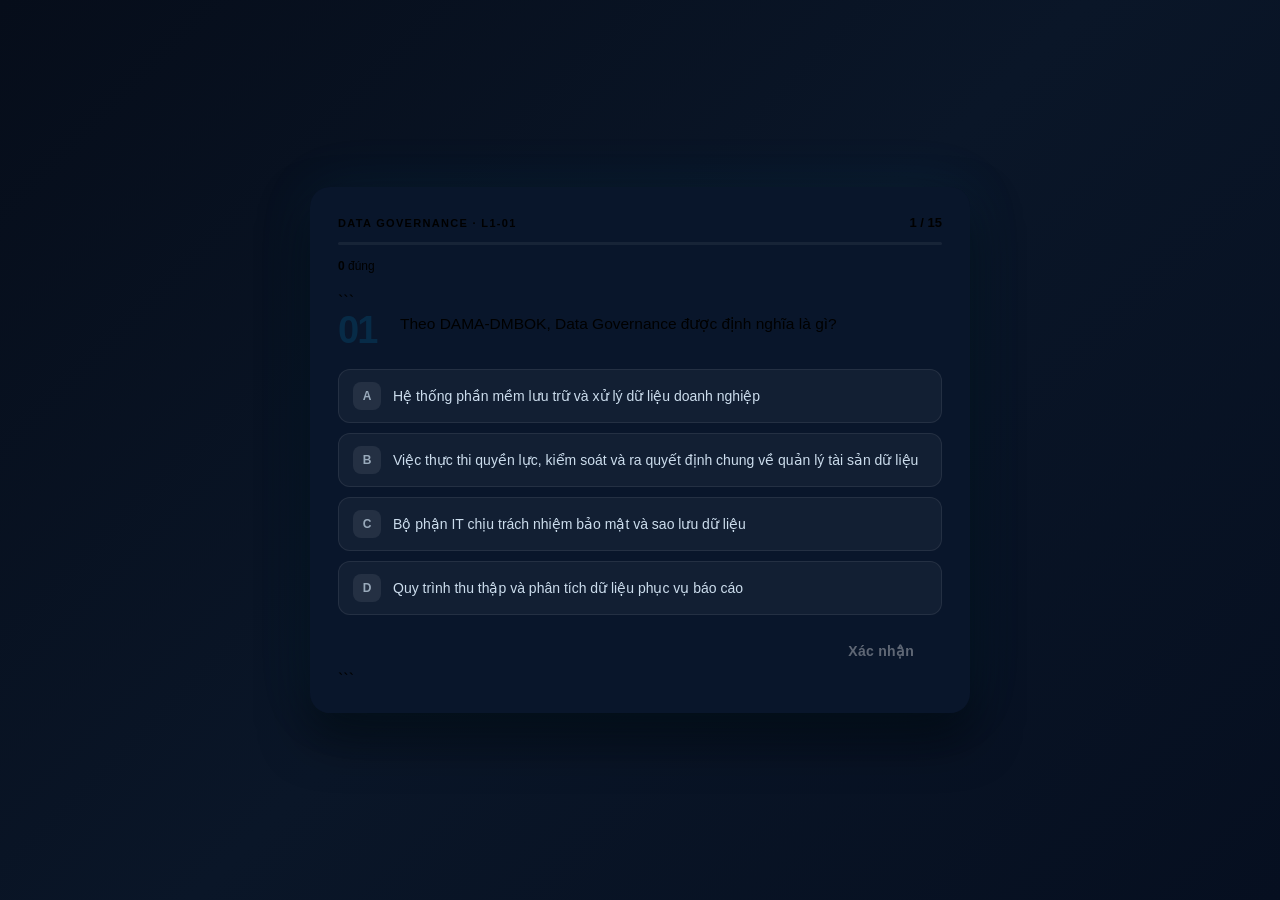
<file: practice_test/course_L1_01.html>
<!DOCTYPE html>

<html lang="vi">
<head>
  <meta charset="UTF-8" />
  <meta name="viewport" content="width=device-width, initial-scale=1.0" />
  <title>Kiểm Tra — Data Governance L1-01 | DGNA</title>
  <meta name="description" content="Bộ câu hỏi trắc nghiệm sau buổi học Data Governance là gì & Tại sao DG quan trọng — Module L1-01 DGNA.VN" />
  <style>
    *, *::before, *::after { box-sizing: border-box; margin: 0; padding: 0; }

```
:root {
  --bg: #060d1a;
  --card: #0a1628;
  --border: rgba(0,168,232,0.15);
  --blue: #00a8e8;
  --green: #00d084;
  --red: #e8445a;
  --gold: #f5a623;
  --text: #ddeeff;
  --muted: #8899aa;
  --dim: #445566;
}

body {
  min-height: 100vh;
  background: linear-gradient(135deg, #060d1a 0%, #0a1628 50%, #060f20 100%);
  display: flex;
  align-items: center;
  justify-content: center;
  font-family: 'Segoe UI', 'Be Vietnam Pro', Arial, sans-serif;
  padding: 20px 16px;
  color: var(--text);
}

.card {
  width: 100%;
  max-width: 660px;
  background: rgba(10,22,44,0.97);
  border-radius: 20px;
  border: 1px solid var(--border);
  box-shadow: 0 0 60px rgba(0,168,232,0.08), 0 24px 48px rgba(0,0,0,0.6);
  padding: 28px 28px 24px;
}

/* HEADER */
.header {
  display: flex;
  justify-content: space-between;
  align-items: center;
  margin-bottom: 12px;
}
.module-label {
  font-size: 11px;
  font-weight: 700;
  letter-spacing: 0.12em;
  text-transform: uppercase;
  color: var(--blue);
}
.counter {
  font-size: 13px;
  color: var(--dim);
  font-weight: 600;
}

/* PROGRESS */
.progress-track {
  height: 3px;
  background: rgba(255,255,255,0.06);
  border-radius: 99px;
  overflow: hidden;
  margin-bottom: 14px;
}
.progress-fill {
  height: 100%;
  background: linear-gradient(90deg, var(--blue), var(--green));
  border-radius: 99px;
  transition: width 0.4s ease;
}

.score-chip {
  font-size: 12px;
  color: var(--dim);
  margin-bottom: 20px;
}
.score-chip span { color: var(--green); font-weight: 700; }

/* QUESTION */
.question-block {
  display: flex;
  gap: 14px;
  align-items: flex-start;
  margin-bottom: 20px;
}
.q-num-large {
  font-size: 38px;
  font-weight: 900;
  color: rgba(0,168,232,0.15);
  line-height: 1;
  min-width: 48px;
  letter-spacing: -2px;
}
.question-text {
  font-size: 15.5px;
  color: var(--text);
  line-height: 1.65;
  font-weight: 500;
}

/* OPTIONS */
.options { display: flex; flex-direction: column; gap: 10px; margin-bottom: 16px; }

.opt-btn {
  display: flex;
  align-items: center;
  gap: 12px;
  padding: 12px 14px;
  border-radius: 12px;
  text-align: left;
  background: rgba(255,255,255,0.04);
  border: 1px solid rgba(255,255,255,0.08);
  color: #ccdded;
  cursor: pointer;
  transition: all 0.2s;
  font-size: 14px;
  line-height: 1.5;
  width: 100%;
}
.opt-btn:hover:not(:disabled) {
  background: rgba(0,168,232,0.07);
  border-color: rgba(0,168,232,0.3);
}
.opt-btn:disabled { cursor: default; }
.opt-btn.selected {
  background: rgba(0,168,232,0.12);
  border-color: var(--blue);
  color: #e8f6ff;
}
.opt-btn.correct {
  background: rgba(0,208,132,0.12);
  border-color: var(--green);
  color: #e0fff5;
}
.opt-btn.wrong {
  background: rgba(232,68,90,0.12);
  border-color: var(--red);
  color: #ffe0e5;
}

.opt-label {
  width: 28px;
  height: 28px;
  border-radius: 8px;
  display: flex;
  align-items: center;
  justify-content: center;
  font-size: 12px;
  font-weight: 800;
  flex-shrink: 0;
  background: rgba(255,255,255,0.08);
  color: #99aabb;
  transition: all 0.2s;
}
.opt-btn.selected .opt-label { background: var(--blue); color: #fff; }
.opt-btn.correct .opt-label  { background: var(--green); color: #003322; }
.opt-btn.wrong .opt-label    { background: var(--red); color: #fff; }

/* EXPLANATION */
.explanation {
  display: flex;
  gap: 10px;
  background: rgba(255,255,255,0.04);
  border: 1px solid rgba(255,255,255,0.08);
  border-radius: 12px;
  padding: 12px 14px;
  margin-bottom: 16px;
  align-items: flex-start;
  animation: fadeIn 0.3s ease;
}
.exp-icon { font-size: 16px; flex-shrink: 0; margin-top: 1px; }
.exp-text  { font-size: 13px; color: var(--muted); line-height: 1.65; }

@keyframes fadeIn { from { opacity:0; transform: translateY(4px); } to { opacity:1; transform:none; } }

/* ACTION */
.action-row { display: flex; justify-content: flex-end; }
.action-btn {
  background: linear-gradient(135deg, var(--blue), #0077cc);
  color: #fff;
  border: none;
  border-radius: 12px;
  padding: 12px 28px;
  font-size: 14px;
  font-weight: 700;
  cursor: pointer;
  letter-spacing: 0.02em;
  transition: opacity 0.2s, transform 0.1s;
}
.action-btn:disabled { opacity: 0.35; cursor: not-allowed; }
.action-btn:not(:disabled):hover { opacity: 0.9; }
.action-btn:not(:disabled):active { transform: scale(0.97); }

/* RESULT SCREEN */
.result-badge { text-align: center; margin-bottom: 12px; font-size: 56px; line-height: 1; }
.result-title { text-align: center; color: #ccdded; font-size: 18px; font-weight: 700; margin-bottom: 16px; }
.score-big { text-align: center; font-size: 64px; font-weight: 900; letter-spacing: -3px; line-height: 1; margin-bottom: 12px; }
.grade-tag {
  display: block;
  margin: 0 auto 24px;
  padding: 6px 20px;
  border-radius: 99px;
  border: 1px solid;
  font-size: 13px;
  font-weight: 700;
  width: fit-content;
  text-align: center;
}
.result-grid { display: flex; flex-wrap: wrap; gap: 8px; justify-content: center; margin-bottom: 24px; }
.dot-cell {
  width: 34px; height: 34px; border-radius: 8px;
  display: flex; align-items: center; justify-content: center;
  font-size: 12px; font-weight: 800; color: #fff;
}
.result-actions { display: flex; gap: 12px; justify-content: center; margin-bottom: 16px; }
.review-btn {
  background: rgba(255,255,255,0.06);
  color: #ccdded;
  border: 1px solid rgba(255,255,255,0.12);
  border-radius: 12px;
  padding: 11px 22px;
  font-size: 14px;
  font-weight: 600;
  cursor: pointer;
}
.restart-btn {
  background: linear-gradient(135deg, var(--blue), #0077cc);
  color: #fff; border: none; border-radius: 12px;
  padding: 11px 22px; font-size: 14px; font-weight: 700; cursor: pointer;
}
.module-tag { text-align: center; font-size: 11px; color: #334455; letter-spacing: 0.1em; }

/* REVIEW SCREEN */
.review-header {
  display: flex; align-items: center; gap: 14px;
  margin-bottom: 20px;
  border-bottom: 1px solid rgba(255,255,255,0.06);
  padding-bottom: 14px;
}
.back-btn {
  background: transparent; border: none; color: var(--blue);
  font-size: 13px; font-weight: 700; cursor: pointer; padding: 0;
}
.review-title { color: #ccdded; font-weight: 700; font-size: 15px; }
.review-scroll { overflow-y: auto; max-height: 68vh; padding-right: 4px; }
.review-item {
  margin-bottom: 22px; padding-bottom: 22px;
  border-bottom: 1px solid rgba(255,255,255,0.05);
}
.review-q {
  display: flex; gap: 10px; align-items: flex-start;
  color: #ccdded; font-size: 14px; font-weight: 600;
  margin-bottom: 10px; line-height: 1.55;
}
.r-num {
  width: 24px; height: 24px; border-radius: 6px;
  display: flex; align-items: center; justify-content: center;
  font-size: 11px; font-weight: 800; color: #fff; flex-shrink: 0; margin-top: 1px;
}
.review-opt {
  font-size: 13px; padding: 7px 10px; border-radius: 8px;
  margin-bottom: 4px; line-height: 1.5; border: 1px solid transparent;
  margin-left: 34px;
}
.review-exp {
  font-size: 12px; color: #556677; margin-top: 8px;
  line-height: 1.6; font-style: italic; margin-left: 34px;
}

/* HIDDEN SCREENS */
.screen { display: none; }
.screen.active { display: block; }

@media (max-width: 480px) {
  .card { padding: 20px 16px 18px; }
  .q-num-large { font-size: 28px; min-width: 36px; }
  .question-text { font-size: 14px; }
  .score-big { font-size: 48px; }
}
```

  </style>
</head>
<body>
<div class="card">

  <!-- QUIZ SCREEN -->

  <div id="screen-quiz" class="screen active">
    <div class="header">
      <div class="module-label">Data Governance · L1-01</div>
      <div class="counter" id="counter">1 / 15</div>
    </div>
    <div class="progress-track">
      <div class="progress-fill" id="progress-fill" style="width:0%"></div>
    </div>
    <div class="score-chip"><span id="score-live">0</span> đúng</div>

```
<div class="question-block">
  <div class="q-num-large" id="q-num">01</div>
  <div class="question-text" id="q-text"></div>
</div>

<div class="options" id="options"></div>

<div id="explanation-box" class="explanation" style="display:none">
  <div class="exp-icon" id="exp-icon"></div>
  <div class="exp-text" id="exp-text"></div>
</div>

<div class="action-row">
  <button class="action-btn" id="action-btn" disabled>Xác nhận</button>
</div>
```

  </div>

  <!-- RESULT SCREEN -->

  <div id="screen-result" class="screen">
    <div class="result-badge" id="result-emoji"></div>
    <div class="result-title">Kết quả kiểm tra</div>
    <div class="score-big" id="result-score"></div>
    <div class="grade-tag" id="grade-tag"></div>
    <div class="result-grid" id="result-grid"></div>
    <div class="result-actions">
      <button class="review-btn" onclick="showReview()">Xem lại đáp án</button>
      <button class="restart-btn" onclick="restart()">Làm lại</button>
    </div>
    <div class="module-tag">Module L1-01 · DGNA.VN</div>
  </div>

  <!-- REVIEW SCREEN -->

  <div id="screen-review" class="screen">
    <div class="review-header">
      <button class="back-btn" onclick="backToResult()">← Kết quả</button>
      <div class="review-title">Xem lại đáp án</div>
    </div>
    <div class="review-scroll" id="review-content"></div>
  </div>

</div>

<script>
const questions = [
  {
    q: "Theo DAMA-DMBOK, Data Governance được định nghĩa là gì?",
    opts: [
      "Hệ thống phần mềm lưu trữ và xử lý dữ liệu doanh nghiệp",
      "Việc thực thi quyền lực, kiểm soát và ra quyết định chung về quản lý tài sản dữ liệu",
      "Bộ phận IT chịu trách nhiệm bảo mật và sao lưu dữ liệu",
      "Quy trình thu thập và phân tích dữ liệu phục vụ báo cáo"
    ],
    correct: 1,
    exp: "DAMA-DMBOK định nghĩa: Data Governance là việc thực thi quyền lực, kiểm soát và ra quyết định chung (lập kế hoạch, giám sát và thực thi) về quản lý tài sản dữ liệu."
  },
  {
    q: "3 trụ cột cốt lõi của Data Governance theo DAMA-DMBOK là gì?",
    opts: [
      "Công nghệ – Con người – Quy trình",
      "Lập kế hoạch – Thực thi – Báo cáo",
      "Quyền quyết định – Trách nhiệm giải trình – Quy tắc & Chuẩn mực",
      "Bảo mật – Chất lượng – Tích hợp"
    ],
    correct: 2,
    exp: "Ba trụ cột cốt lõi: (1) Quyền quyết định — ai có quyền quyết định về dữ liệu; (2) Trách nhiệm giải trình — ai chịu trách nhiệm khi dữ liệu sai; (3) Quy tắc & Chuẩn mực — chính sách và tiêu chuẩn quản lý dữ liệu."
  },
  {
    q: "Trong ví dụ ngân hàng có 3 định nghĩa khác nhau cho 'khách hàng', hậu quả trực tiếp là gì?",
    opts: [
      "Hệ thống bị tấn công bảo mật nghiêm trọng",
      "Báo cáo tăng trưởng khách hàng sai lệch 23% giữa các phòng ban",
      "Mất 3 ngày mỗi tháng để đối soát dữ liệu",
      "Dự án AI bị đình trệ toàn bộ"
    ],
    correct: 1,
    exp: "Do mỗi phòng ban dùng một định nghĩa khác nhau cho 'khách hàng', báo cáo tăng trưởng sai lệch tới 23% giữa các phòng ban — minh chứng điển hình của việc thiếu Business Glossary thống nhất."
  },
  {
    q: "DCAM khác với DAMA-DMBOK ở điểm nào?",
    opts: [
      "DCAM tập trung vào kiến trúc kỹ thuật, DAMA-DMBOK tập trung vào quy trình",
      "DCAM là tiêu chuẩn đánh giá mức độ trưởng thành dữ liệu, DAMA-DMBOK là framework lý thuyết tổng quát",
      "DCAM chỉ áp dụng cho ngân hàng, DAMA-DMBOK áp dụng cho mọi ngành",
      "DCAM là công cụ miễn phí, DAMA-DMBOK phải trả phí"
    ],
    correct: 1,
    exp: "DAMA-DMBOK là framework lý thuyết tổng quát về quản lý dữ liệu, còn DCAM là 'thước đo' thực tế — tập trung vào đánh giá mức độ trưởng thành dữ liệu và lộ trình cải thiện."
  },
  {
    q: "TOGAF có vai trò gì trong quản trị dữ liệu?",
    opts: [
      "Công cụ đo chất lượng dữ liệu theo từng trường dữ liệu",
      "Khung kiến trúc tổng thể, kết nối Dữ liệu – Công nghệ – Nghiệp vụ",
      "Bộ tiêu chuẩn bảo mật và mã hóa dữ liệu cá nhân",
      "Phương pháp luận tư vấn dữ liệu theo mô hình ROI"
    ],
    correct: 1,
    exp: "TOGAF là khung kiến trúc thượng tầng, kết nối Dữ liệu – Công nghệ – Nghiệp vụ, giúp thấy bức tranh lớn: hạ tầng hiện tại đã đủ để kết nối dữ liệu liên ngành chưa."
  },
  {
    q: "Key Insight quan trọng nhất về vai trò của Data Governance trong DAMA-DMBOK là gì?",
    opts: [
      "Governance sở hữu toàn bộ dữ liệu của tổ chức",
      "Governance chỉ phụ trách báo cáo và compliance",
      "Governance không 'sở hữu' dữ liệu — Governance hướng dẫn và điều phối cách dữ liệu được làm việc",
      "Governance là bộ phận IT chuyên trách phân quyền hệ thống"
    ],
    correct: 2,
    exp: "Insight cốt lõi: Governance KHÔNG sở hữu dữ liệu mà hướng dẫn và điều phối cách dữ liệu được làm việc — đây là điểm phân biệt quan trọng giữa Data Governance và Data Management."
  },
  {
    q: "Khung năng lực dữ liệu (Data Capability Landscape) gồm mấy tầng chiến lược?",
    opts: [
      "2 tầng: Chiến lược và Vận hành",
      "3 tầng: Chiến lược (Quản trị) – Chiến thuật (Quản lý) – Vận hành (Nền tảng)",
      "4 tầng: Hoạch định – Thiết kế – Vận hành – Đánh giá",
      "5 tầng theo mô hình trưởng thành DCAM"
    ],
    correct: 1,
    exp: "Khung năng lực dữ liệu gồm 3 tầng: (1) Chiến lược — Quản trị dữ liệu; (2) Chiến thuật — Quản lý dữ liệu; (3) Vận hành — Nền tảng dữ liệu và Vòng đời dữ liệu."
  },
  {
    q: "Theo Gartner, bao nhiêu % chương trình Data Governance sẽ thất bại đến năm 2027?",
    opts: ["50%", "65%", "80%", "90%"],
    correct: 2,
    exp: "Gartner cảnh báo 80% chương trình governance sẽ thất bại đến 2027 — không phải do công nghệ, mà do tổ chức không duy trì được tỷ lệ áp dụng (Adoption rate)."
  },
  {
    q: "Ba trụ cột giá trị kinh doanh của Data Governance là gì?",
    opts: [
      "Bảo mật – Tuân thủ – Tích hợp",
      "Doanh thu ↑ – Chi phí ↓ – Rủi ro ↓",
      "Công nghệ – Con người – Quy trình",
      "Tốc độ – Độ chính xác – Khả năng mở rộng"
    ],
    correct: 1,
    exp: "Ba trụ cột giá trị: Doanh thu tăng (quyết định nhanh hơn, AI/ML hiệu quả hơn), Chi phí giảm (ít reconcile, ít làm lại), Rủi ro giảm (ít vi phạm tuân thủ, ít sự cố bảo mật)."
  },
  {
    q: "Trong case study ngân hàng thương mại sau 12 tháng triển khai DG, thời gian reconcile giảm như thế nào?",
    opts: [
      "Từ 5 ngày xuống còn 1 ngày",
      "Từ 3 ngày xuống còn 4 giờ",
      "Từ 1 tuần xuống còn 2 ngày",
      "Từ 2 ngày xuống còn 30 phút"
    ],
    correct: 1,
    exp: "Sau 12 tháng triển khai DG, thời gian reconcile giảm từ 3 ngày xuống còn 4 giờ — tiết kiệm 2.500 giờ/năm."
  },
  {
    q: "Mô hình Data Driven với 4 trải nghiệm bao gồm những thành phần nào?",
    opts: [
      "BX (Business) – DX (Data) – CX (Customer) – PX (People)",
      "BX (Business) – DX (Digital) – CX (Cloud) – PX (Platform)",
      "AX (Architecture) – DX (Data) – CX (Customer) – TX (Technology)",
      "GX (Governance) – DX (Data) – CX (Compliance) – PX (Policy)"
    ],
    correct: 0,
    exp: "4 trải nghiệm cần kiện toàn đồng bộ: BX (Business eXperience) – DX (Data eXperience) – CX (Customer eXperience) – PX (People eXperience)."
  },
  {
    q: "Mức phạt tối đa theo Luật Bảo vệ Dữ liệu Cá nhân Việt Nam là bao nhiêu?",
    opts: [
      "1% doanh thu hoặc tối đa 500 triệu VND",
      "3% doanh thu hoặc tối đa 1 tỷ VND",
      "5% doanh thu năm trước hoặc 3 tỷ VND (hoặc 10 lần doanh thu từ vi phạm)",
      "10% doanh thu hoặc tối đa 5 tỷ VND"
    ],
    correct: 2,
    exp: "Luật BVDLCN Việt Nam: phạt đến 10 lần doanh thu từ vi phạm hoặc 3 tỷ VND. Vi phạm chuyển giao dữ liệu ra nước ngoài phạt đến 5% doanh thu năm trước."
  },
  {
    q: "Luật Dữ liệu Việt Nam (Luật số 60/2024/QH15) được Quốc hội thông qua vào ngày nào?",
    opts: ["15/08/2024", "30/11/2024", "26/06/2025", "01/01/2025"],
    correct: 1,
    exp: "Luật số 60/2024/QH15 (Luật Dữ liệu) được Quốc hội thông qua ngày 30/11/2024. Luật Bảo vệ Dữ liệu Cá nhân (91/2025/QH15) được thông qua ngày 26/06/2025."
  },
  {
    q: "Chi phí trung bình một vi phạm dữ liệu tại Mỹ theo báo cáo IBM 2024 là bao nhiêu?",
    opts: ["$4.45 triệu", "$6.72 triệu", "$9.36 triệu", "$12.9 triệu"],
    correct: 2,
    exp: "Theo IBM Cost of Data Breach Report 2024, chi phí trung bình một vi phạm dữ liệu tại Mỹ là $9.36 triệu. Con số $12.9M là chi phí 'không làm gì' theo Gartner."
  },
  {
    q: "Rủi ro nào sau đây KHÔNG thuộc Top 5 rủi ro khi không có Data Governance?",
    opts: [
      "Quyết định thiếu chính xác do dữ liệu không nhất quán",
      "Chi phí hạ tầng công nghệ tăng quá cao",
      "Vi phạm tuân thủ với mức phạt nặng nề",
      "Dự án AI đình trệ do dữ liệu không đáng tin cậy"
    ],
    correct: 1,
    exp: "5 rủi ro hàng đầu: Quyết định thiếu chính xác, Vi phạm tuân thủ, Rò rỉ/vi phạm dữ liệu, Tăng chi phí vận hành (nhân sự lãng phí), Dự án AI đình trệ. 'Chi phí hạ tầng công nghệ tăng' không nằm trong danh sách này."
  }
];

// State
let current = 0, selected = null, submitted = false, score = 0, answers = [];
const labels = ["A","B","C","D"];

function render() {
  const q = questions[current];
  document.getElementById("counter").textContent = `${current+1} / ${questions.length}`;
  document.getElementById("progress-fill").style.width = `${(current/questions.length)*100}%`;
  document.getElementById("score-live").textContent = score;
  document.getElementById("q-num").textContent = String(current+1).padStart(2,"0");
  document.getElementById("q-text").textContent = q.q;
  document.getElementById("explanation-box").style.display = "none";

  const btn = document.getElementById("action-btn");
  btn.textContent = "Xác nhận";
  btn.disabled = true;
  btn.onclick = handleSubmit;

  // Options
  const container = document.getElementById("options");
  container.innerHTML = "";
  q.opts.forEach((opt, idx) => {
    const b = document.createElement("button");
    b.className = "opt-btn";
    b.innerHTML = `<span class="opt-label">${labels[idx]}</span><span>${opt}</span>`;
    b.onclick = () => select(idx);
    container.appendChild(b);
  });
}

function select(idx) {
  if (submitted) return;
  selected = idx;
  document.querySelectorAll(".opt-btn").forEach((b,i) => {
    b.classList.toggle("selected", i === idx);
  });
  document.getElementById("action-btn").disabled = false;
}

function handleSubmit() {
  if (selected === null || submitted) return;
  submitted = true;
  const q = questions[current];
  const isCorrect = selected === q.correct;
  if (isCorrect) score++;
  answers.push({ selected, correct: q.correct, isCorrect });

  // Style options
  document.querySelectorAll(".opt-btn").forEach((b,i) => {
    b.disabled = true;
    b.classList.remove("selected");
    if (i === q.correct) b.classList.add("correct");
    else if (i === selected && !isCorrect) b.classList.add("wrong");
  });

  // Explanation
  const box = document.getElementById("explanation-box");
  document.getElementById("exp-icon").textContent = isCorrect ? "✅" : "❌";
  document.getElementById("exp-text").textContent = q.exp;
  box.style.display = "flex";

  // Next button
  const btn = document.getElementById("action-btn");
  btn.disabled = false;
  btn.textContent = current+1 >= questions.length ? "Xem kết quả →" : "Câu tiếp theo →";
  btn.onclick = handleNext;
}

function handleNext() {
  if (current+1 >= questions.length) {
    showResult();
  } else {
    current++;
    selected = null;
    submitted = false;
    render();
  }
}

function showResult() {
  showScreen("screen-result");
  const pct = Math.round((score/questions.length)*100);
  const grade = pct>=80?"Xuất sắc":pct>=65?"Khá":pct>=50?"Trung bình":"Cần ôn tập";
  const color = pct>=80?"#00d084":pct>=65?"#00a8e8":pct>=50?"#f5a623":"#e8445a";
  const emoji = pct>=80?"🏆":pct>=65?"🎯":pct>=50?"📘":"📖";

  document.getElementById("result-emoji").textContent = emoji;
  document.getElementById("result-score").textContent = `${score}/${questions.length}`;
  document.getElementById("result-score").style.color = color;

  const tag = document.getElementById("grade-tag");
  tag.textContent = `${grade} — ${pct}%`;
  tag.style.color = color;
  tag.style.borderColor = color;
  tag.style.background = color+"22";

  const grid = document.getElementById("result-grid");
  grid.innerHTML = answers.map((a,i)=>
    `<div class="dot-cell" style="background:${a.isCorrect?"#00d084":"#e8445a"}" title="Câu ${i+1}">${i+1}</div>`
  ).join("");
}

function showReview() {
  showScreen("screen-review");
  const content = document.getElementById("review-content");
  content.innerHTML = questions.map((q,qi)=>{
    const ans = answers[qi];
    const numColor = ans.isCorrect ? "#00d084" : "#e8445a";
    const optsHtml = q.opts.map((opt,oi)=>{
      const isCorrect = oi === ans.correct;
      const isWrong = oi === ans.selected && !ans.isCorrect;
      let bg="transparent", border="transparent", color="#8899aa", prefix="　";
      if(isCorrect){bg="rgba(0,208,132,0.12)";border="#00d084";color="#00d084";prefix="✓ ";}
      else if(isWrong){bg="rgba(232,68,90,0.12)";border="#e8445a";color="#e8445a";prefix="✗ ";}
      return `<div class="review-opt" style="background:${bg};border-color:${border};color:${color}">${prefix}${opt}</div>`;
    }).join("");
    return `
      <div class="review-item">
        <div class="review-q">
          <div class="r-num" style="background:${numColor}">${qi+1}</div>
          <span>${q.q}</span>
        </div>
        ${optsHtml}
        <div class="review-exp">💡 ${q.exp}</div>
      </div>`;
  }).join("");
}

function backToResult() { showScreen("screen-result"); }

function restart() {
  current=0; selected=null; submitted=false; score=0; answers=[];
  showScreen("screen-quiz");
  render();
}

function showScreen(id) {
  document.querySelectorAll(".screen").forEach(s=>s.classList.remove("active"));
  document.getElementById(id).classList.add("active");
}

// Init
render();
</script>

</body>
</html>
</file>
<file: style.css>
/* ===== IMPORTS ===== */
@import url('https://fonts.googleapis.com/css2?family=JetBrains+Mono:wght@400;500;600&display=swap');

/* ===== FONTS ===== */
@font-face {
  font-family: 'FzPoppins';
  src: url('Font/FzPoppins/FZ%20Poppins-Light.ttf') format('truetype');
  font-weight: 300;
  font-style: normal;
}

@font-face {
  font-family: 'FzPoppins';
  src: url('Font/FzPoppins/FZ%20Poppins-Regular.ttf') format('truetype');
  font-weight: 400;
  font-style: normal;
}

@font-face {
  font-family: 'FzPoppins';
  src: url('Font/FzPoppins/FZ%20Poppins-Medium.ttf') format('truetype');
  font-weight: 500;
  font-style: normal;
}

@font-face {
  font-family: 'FzPoppins';
  src: url('Font/FzPoppins/FZ%20Poppins-SemiBold.ttf') format('truetype');
  font-weight: 600;
  font-style: normal;
}

@font-face {
  font-family: 'FzPoppins';
  src: url('Font/FzPoppins/FZ%20Poppins-Bold.ttf') format('truetype');
  font-weight: 700;
  font-style: normal;
}

@font-face {
  font-family: 'FzPoppins';
  src: url('Font/FzPoppins/FZ%20Poppins-ExtraBold.ttf') format('truetype');
  font-weight: 800;
  font-style: normal;
}

@font-face {
  font-family: 'FzPoppins';
  src: url('Font/FzPoppins/FZ%20Poppins-Black.ttf') format('truetype');
  font-weight: 900;
  font-style: normal;
}

/* ===== CSS VARIABLES ===== */
:root {
  --bg-primary: #0b1120;
  --bg-secondary: #0a0f1d;
  --bg-card: rgba(11, 17, 32, 0.7);
  --bg-glass: rgba(255, 255, 255, 0.03);
  --accent-blue: #fbbf24;
  --accent-cyan: #f59e0b;
  --accent-purple: #d97706;
  --accent-emerald: #10b981;
  --accent-orange: #f97316;
  --text-primary: #f1f5f9;
  --text-secondary: #94a3b8;
  --text-muted: #64748b;
  --border-color: rgba(255, 255, 255, 0.06);
  --gradient-1: linear-gradient(135deg, #fbbf24, #d97706);
  --gradient-2: linear-gradient(135deg, #fde68a, #fbbf24);
  --gradient-3: linear-gradient(135deg, #f59e0b, #b45309);
  --gradient-text: linear-gradient(135deg, #fde68a, #fbbf24, #f59e0b);
  --shadow-glow: 0 0 40px rgba(251, 191, 36, 0.15);
  --shadow-card: 0 4px 30px rgba(0, 0, 0, 0.3);
  --radius: 16px;
  --radius-sm: 8px;
  --radius-lg: 24px;
  --transition: all 0.3s cubic-bezier(0.4, 0, 0.2, 1);
}

/* ===== RESET ===== */
*,
*::before,
*::after {
  box-sizing: border-box;
  margin: 0;
  padding: 0;
}

html {
  scroll-behavior: smooth;
  font-size: 16px;
}

body {
  font-family: 'FzPoppins', 'Inter', -apple-system, sans-serif;
  background: var(--bg-primary);
  color: var(--text-primary);
  line-height: 1.7;
  overflow-x: hidden;
  -webkit-font-smoothing: antialiased;
}

a {
  text-decoration: none;
  color: inherit;
}

ul {
  list-style: none;
}

img {
  max-width: 100%;
  display: block;
}

/* ===== SCROLLBAR ===== */
::-webkit-scrollbar {
  width: 6px;
}

::-webkit-scrollbar-track {
  background: var(--bg-primary);
}

::-webkit-scrollbar-thumb {
  background: var(--accent-blue);
  border-radius: 3px;
}

/* ===== UTILITIES ===== */
.container {
  max-width: 1200px;
  margin: 0 auto;
  padding: 0 24px;
}

.section {
  padding: 100px 0;
  position: relative;
}

.section-label {
  display: inline-flex;
  align-items: center;
  gap: 8px;
  font-size: 0.8rem;
  font-weight: 600;
  letter-spacing: 2px;
  text-transform: uppercase;
  color: var(--accent-cyan);
  margin-bottom: 16px;
  padding: 6px 16px;
  background: rgba(245, 158, 11, 0.08);
  border: 1px solid rgba(245, 158, 11, 0.15);
  border-radius: 999px;
}

.section-title {
  font-size: clamp(2rem, 4vw, 3rem);
  font-weight: 800;
  line-height: 1.2;
  margin-bottom: 20px;
}

.section-title .highlight {
  background: var(--gradient-text);
  -webkit-background-clip: text;
  -webkit-text-fill-color: transparent;
  background-clip: text;
}

.section-desc {
  font-size: 1.1rem;
  color: var(--text-secondary);
  max-width: 600px;
  line-height: 1.8;
}

.text-center {
  text-align: center;
}

.mx-auto {
  margin-left: auto;
  margin-right: auto;
}

/* ===== ANIMATED BACKGROUND ===== */
.bg-grid {
  position: fixed;
  top: 0;
  left: 0;
  width: 100%;
  height: 100%;
  background-image:
    linear-gradient(rgba(251, 191, 36, 0.03) 1px, transparent 1px),
    linear-gradient(90deg, rgba(251, 191, 36, 0.03) 1px, transparent 1px);
  background-size: 60px 60px;
  z-index: 0;
  pointer-events: none;
}

.bg-orbs {
  position: fixed;
  top: 0;
  left: 0;
  width: 100%;
  height: 100%;
  z-index: 0;
  pointer-events: none;
  overflow: hidden;
}

.bg-orb {
  position: absolute;
  border-radius: 50%;
  filter: blur(80px);
  opacity: 0.3;
  animation: floatOrb 20s ease-in-out infinite;
}

.bg-orb:nth-child(1) {
  width: 500px;
  height: 500px;
  background: var(--accent-blue);
  top: -10%;
  left: -5%;
  animation-delay: 0s;
}

.bg-orb:nth-child(2) {
  width: 400px;
  height: 400px;
  background: var(--accent-purple);
  top: 40%;
  right: -10%;
  animation-delay: -7s;
}

.bg-orb:nth-child(3) {
  width: 350px;
  height: 350px;
  background: var(--accent-cyan);
  bottom: -5%;
  left: 30%;
  animation-delay: -14s;
}

@keyframes floatOrb {

  0%,
  100% {
    transform: translate(0, 0) scale(1);
  }

  33% {
    transform: translate(30px, -30px) scale(1.05);
  }

  66% {
    transform: translate(-20px, 20px) scale(0.95);
  }
}

/* ===== PARTICLES CANVAS ===== */
#particles-canvas {
  position: fixed;
  top: 0;
  left: 0;
  width: 100%;
  height: 100%;
  z-index: 0;
  pointer-events: none;
}

/* ===== NAVBAR ===== */
.navbar {
  position: fixed;
  top: 0;
  left: 0;
  width: 100%;
  z-index: 1000;
  padding: 16px 0;
  transition: var(--transition);
}

.navbar.scrolled {
  background: rgba(10, 14, 26, 0.85);
  backdrop-filter: blur(20px);
  border-bottom: 1px solid var(--border-color);
  padding: 10px 0;
}

.navbar .container {
  display: flex;
  align-items: center;
  justify-content: space-between;
}

.nav-logo {
  display: flex;
  align-items: center;
  gap: 10px;
  font-size: 1.4rem;
  font-weight: 800;
}

.nav-logo .logo-icon {
  width: 40px;
  height: 40px;
  background: var(--gradient-1);
  border-radius: 10px;
  display: flex;
  align-items: center;
  justify-content: center;
  font-size: 1.1rem;
  color: #fff;
}

.nav-logo span {
  background: var(--gradient-text);
  -webkit-background-clip: text;
  -webkit-text-fill-color: transparent;
}

.nav-links {
  display: flex;
  align-items: center;
  gap: 32px;
}

.nav-links a {
  font-size: 0.9rem;
  font-weight: 500;
  color: var(--text-secondary);
  transition: var(--transition);
  position: relative;
}

.nav-links a:hover {
  color: var(--text-primary);
}

.nav-links a::after {
  content: '';
  position: absolute;
  bottom: -4px;
  left: 0;
  width: 0;
  height: 2px;
  background: var(--gradient-1);
  transition: var(--transition);
  border-radius: 1px;
}

.nav-links a:hover::after {
  width: 100%;
}

.nav-cta {
  padding: 10px 24px;
  background: var(--gradient-1);
  border: none;
  border-radius: 999px;
  color: #fff;
  font-weight: 600;
  font-size: 0.9rem;
  cursor: pointer;
  transition: var(--transition);
  font-family: inherit;
}

.nav-cta:hover {
  transform: translateY(-2px);
  box-shadow: 0 8px 25px rgba(251, 191, 36, 0.4);
}

.nav-toggle {
  display: none;
  flex-direction: column;
  gap: 5px;
  cursor: pointer;
  background: none;
  border: none;
  padding: 4px;
}

.nav-toggle span {
  display: block;
  width: 24px;
  height: 2px;
  background: var(--text-primary);
  border-radius: 2px;
  transition: var(--transition);
}

/* ===== HERO ===== */
.hero {
  min-height: 100vh;
  display: flex;
  align-items: center;
  position: relative;
  z-index: 1;
  padding-top: 80px;
}

.hero .container {
  display: grid;
  grid-template-columns: 1fr 1fr;
  gap: 60px;
  align-items: center;
}

.hero-badge {
  display: inline-flex;
  align-items: center;
  gap: 8px;
  padding: 8px 16px;
  background: rgba(251, 191, 36, 0.08);
  border: 1px solid rgba(251, 191, 36, 0.15);
  border-radius: 999px;
  font-size: 0.85rem;
  color: var(--accent-blue);
  margin-bottom: 24px;
  animation: fadeInUp 0.8s ease forwards;
}

.hero-badge .dot {
  width: 8px;
  height: 8px;
  background: var(--accent-emerald);
  border-radius: 50%;
  animation: pulse 2s infinite;
}

@keyframes pulse {

  0%,
  100% {
    opacity: 1;
  }

  50% {
    opacity: 0.4;
  }
}

.hero h1 {
  font-size: clamp(2.5rem, 5vw, 4rem);
  font-weight: 900;
  line-height: 1.1;
  margin-bottom: 24px;
  animation: fadeInUp 0.8s ease 0.1s forwards;
  opacity: 0;
}

.hero h1 .gradient-text {
  background: var(--gradient-text);
  -webkit-background-clip: text;
  -webkit-text-fill-color: transparent;
  background-clip: text;
}

.hero-desc {
  font-size: 1.15rem;
  color: var(--text-secondary);
  line-height: 1.8;
  margin-bottom: 36px;
  max-width: 520px;
  animation: fadeInUp 0.8s ease 0.2s forwards;
  opacity: 0;
}

.hero-actions {
  display: flex;
  gap: 16px;
  flex-wrap: wrap;
  animation: fadeInUp 0.8s ease 0.3s forwards;
  opacity: 0;
}

.btn-primary {
  padding: 14px 32px;
  background: var(--gradient-1);
  border: none;
  border-radius: 999px;
  color: #fff;
  font-weight: 600;
  font-size: 1rem;
  cursor: pointer;
  transition: var(--transition);
  font-family: inherit;
  display: inline-flex;
  align-items: center;
  gap: 8px;
}

.btn-primary:hover {
  transform: translateY(-2px);
  box-shadow: 0 12px 35px rgba(251, 191, 36, 0.4);
}

.btn-secondary {
  padding: 14px 32px;
  background: transparent;
  border: 1px solid rgba(255, 255, 255, 0.12);
  border-radius: 999px;
  color: var(--text-primary);
  font-weight: 600;
  font-size: 1rem;
  cursor: pointer;
  transition: var(--transition);
  font-family: inherit;
  display: inline-flex;
  align-items: center;
  gap: 8px;
}

.btn-secondary:hover {
  border-color: var(--accent-blue);
  background: rgba(251, 191, 36, 0.05);
}

.hero-stats {
  display: flex;
  gap: 40px;
  margin-top: 48px;
  animation: fadeInUp 0.8s ease 0.4s forwards;
  opacity: 0;
}

.stat-item h3 {
  font-size: 2rem;
  font-weight: 800;
  background: var(--gradient-text);
  -webkit-background-clip: text;
  -webkit-text-fill-color: transparent;
}

.stat-item p {
  font-size: 0.85rem;
  color: var(--text-muted);
  margin-top: 4px;
}

/* Hero Visual */
.hero-visual {
  position: relative;
  display: flex;
  justify-content: center;
  align-items: center;
  animation: fadeIn 1s ease 0.5s forwards;
  opacity: 0;
}

.data-sphere {
  width: 400px;
  height: 400px;
  position: relative;
  display: flex;
  justify-content: center;
  align-items: center;
}

.sphere-ring {
  position: absolute;
  border: 1px solid rgba(251, 191, 36, 0.15);
  border-radius: 50%;
  animation: rotateSphere 20s linear infinite;
}

.sphere-ring:nth-child(1) {
  width: 100%;
  height: 100%;
}

.sphere-ring:nth-child(2) {
  width: 80%;
  height: 80%;
  animation-duration: 15s;
  animation-direction: reverse;
  border-color: rgba(217, 119, 6, 0.15);
}

.sphere-ring:nth-child(3) {
  width: 60%;
  height: 60%;
  animation-duration: 10s;
  border-color: rgba(245, 158, 11, 0.15);
}

.sphere-ring::before {
  content: '';
  position: absolute;
  width: 8px;
  height: 8px;
  background: var(--accent-blue);
  border-radius: 50%;
  top: -4px;
  left: 50%;
  box-shadow: 0 0 15px var(--accent-blue);
}

.sphere-ring:nth-child(2)::before {
  background: var(--accent-purple);
  box-shadow: 0 0 15px var(--accent-purple);
}

.sphere-ring:nth-child(3)::before {
  background: var(--accent-cyan);
  box-shadow: 0 0 15px var(--accent-cyan);
}

.sphere-core {
  width: 120px;
  height: 120px;
  background: var(--gradient-1);
  border-radius: 50%;
  display: flex;
  align-items: center;
  justify-content: center;
  font-size: 2.5rem;
  box-shadow: 0 0 60px rgba(251, 191, 36, 0.3);
  animation: pulseCore 3s ease-in-out infinite;
}

@keyframes rotateSphere {
  from {
    transform: rotate(0deg);
  }

  to {
    transform: rotate(360deg);
  }
}

@keyframes pulseCore {

  0%,
  100% {
    transform: scale(1);
  }

  50% {
    transform: scale(1.05);
  }
}

.floating-card {
  position: absolute;
  padding: 12px 16px;
  background: var(--bg-card);
  backdrop-filter: blur(10px);
  border: 1px solid var(--border-color);
  border-radius: var(--radius-sm);
  font-size: 0.8rem;
  white-space: nowrap;
  animation: floatCard 6s ease-in-out infinite;
}

.floating-card:nth-child(5) {
  top: 10%;
  right: -10%;
  animation-delay: 0s;
}

.floating-card:nth-child(6) {
  bottom: 15%;
  left: -5%;
  animation-delay: -2s;
}

.floating-card:nth-child(7) {
  top: 50%;
  right: -15%;
  animation-delay: -4s;
}

.floating-card .fc-icon {
  font-size: 1.2rem;
  margin-bottom: 4px;
}

.floating-card .fc-value {
  font-weight: 700;
  color: var(--accent-cyan);
}

@keyframes floatCard {

  0%,
  100% {
    transform: translateY(0);
  }

  50% {
    transform: translateY(-10px);
  }
}

/* ===== SERVICES ===== */
.services-grid {
  display: grid;
  grid-template-columns: repeat(3, 1fr);
  gap: 24px;
  margin-top: 48px;
}

.service-card {
  background: var(--bg-card);
  border: 1px solid var(--border-color);
  border-radius: var(--radius);
  padding: 36px 28px;
  transition: var(--transition);
  position: relative;
  overflow: hidden;
}

.service-card::before {
  content: '';
  position: absolute;
  top: 0;
  left: 0;
  right: 0;
  height: 3px;
  background: var(--gradient-1);
  opacity: 0;
  transition: var(--transition);
}

.service-card:hover {
  transform: translateY(-8px);
  border-color: rgba(251, 191, 36, 0.2);
  box-shadow: var(--shadow-glow);
}

.service-card:hover::before {
  opacity: 1;
}

.service-card:nth-child(2)::before {
  background: var(--gradient-2);
}

.service-card:nth-child(3)::before {
  background: var(--gradient-3);
}

.service-icon {
  width: 56px;
  height: 56px;
  border-radius: 14px;
  display: flex;
  align-items: center;
  justify-content: center;
  font-size: 1.5rem;
  margin-bottom: 20px;
}

.service-card:nth-child(1) .service-icon {
  background: rgba(251, 191, 36, 0.1);
}

.service-card:nth-child(2) .service-icon {
  background: rgba(245, 158, 11, 0.1);
}

.service-card:nth-child(3) .service-icon {
  background: rgba(217, 119, 6, 0.1);
}

.service-card h3 {
  font-size: 1.25rem;
  font-weight: 700;
  margin-bottom: 12px;
}

.service-card p {
  color: var(--text-secondary);
  font-size: 0.95rem;
  line-height: 1.7;
}

.service-features {
  margin-top: 20px;
  display: flex;
  flex-direction: column;
  gap: 8px;
}

.service-features li {
  display: flex;
  align-items: center;
  gap: 8px;
  font-size: 0.9rem;
  color: var(--text-secondary);
}

.service-features li .check {
  color: var(--accent-emerald);
  font-weight: 700;
}

/* ===== PROCESS ===== */
.process-timeline {
  display: grid;
  grid-template-columns: repeat(4, 1fr);
  gap: 24px;
  margin-top: 48px;
  position: relative;
}

.process-timeline::before {
  content: '';
  position: absolute;
  top: 40px;
  left: 12%;
  right: 12%;
  height: 2px;
  background: linear-gradient(90deg, var(--accent-blue), var(--accent-purple), var(--accent-cyan), var(--accent-emerald));
  opacity: 0.3;
}

.process-step {
  text-align: center;
  position: relative;
}

.step-number {
  width: 56px;
  height: 56px;
  border-radius: 50%;
  display: flex;
  align-items: center;
  justify-content: center;
  font-size: 1.2rem;
  font-weight: 800;
  margin: 0 auto 20px;
  position: relative;
  z-index: 1;
}

.process-step:nth-child(1) .step-number {
  background: rgba(251, 191, 36, 0.15);
  color: var(--accent-blue);
  border: 2px solid rgba(251, 191, 36, 0.3);
}

.process-step:nth-child(2) .step-number {
  background: rgba(217, 119, 6, 0.15);
  color: var(--accent-purple);
  border: 2px solid rgba(217, 119, 6, 0.3);
}

.process-step:nth-child(3) .step-number {
  background: rgba(245, 158, 11, 0.15);
  color: var(--accent-cyan);
  border: 2px solid rgba(245, 158, 11, 0.3);
}

.process-step:nth-child(4) .step-number {
  background: rgba(16, 185, 129, 0.15);
  color: var(--accent-emerald);
  border: 2px solid rgba(16, 185, 129, 0.3);
}

.process-step h3 {
  font-size: 1.1rem;
  font-weight: 700;
  margin-bottom: 8px;
}

.process-step p {
  font-size: 0.9rem;
  color: var(--text-secondary);
}

.step-icon {
  font-size: 2rem;
  margin-bottom: 12px;
}

/* ===== COURSES ===== */
.courses-grid {
  display: grid;
  grid-template-columns: repeat(3, 1fr);
  gap: 24px;
  margin-top: 48px;
}

.course-card {
  background: var(--bg-card);
  border: 1px solid var(--border-color);
  border-radius: var(--radius);
  overflow: hidden;
  transition: var(--transition);
  display: flex;
  flex-direction: column;
}

.course-card:hover {
  transform: translateY(-8px);
  box-shadow: var(--shadow-glow);
}

.course-img {
  height: 240px;
  position: relative;
  overflow: hidden;
}

.course-img img {
  width: 100%;
  height: 100%;
  object-fit: cover;
}

.course-badge {
  position: absolute;
  top: 12px;
  left: 12px;
  padding: 4px 12px;
  border-radius: 999px;
  font-size: 0.75rem;
  font-weight: 600;
  color: #fff;
}

.course-badge.beginner {
  background: var(--accent-emerald);
}

.course-badge.advanced {
  background: var(--accent-purple);
}

.course-badge.expert {
  background: var(--accent-orange);
}

.course-body {
  padding: 24px;
  display: flex;
  flex-direction: column;
  flex: 1;
}

.course-body h3 {
  font-size: 1.15rem;
  font-weight: 700;
  margin-bottom: 8px;
}

.course-body p {
  font-size: 0.9rem;
  color: var(--text-secondary);
  margin-bottom: 16px;
  line-height: 1.6;
}

.course-meta {
  display: flex;
  justify-content: space-between;
  align-items: center;
  padding-top: 16px;
  border-top: 1px solid var(--border-color);
  margin-top: auto;
}

.course-meta span {
  font-size: 0.85rem;
  color: var(--text-muted);
  display: flex;
  align-items: center;
  gap: 4px;
}

.course-price {
  font-size: 1.2rem !important;
  font-weight: 700;
  color: var(--accent-cyan) !important;
}

/* ===== WHY US ===== */
.why-grid {
  display: grid;
  grid-template-columns: repeat(2, 1fr);
  gap: 24px;
  margin-top: 48px;
}

.why-card {
  display: flex;
  gap: 20px;
  padding: 28px;
  background: var(--bg-card);
  border: 1px solid var(--border-color);
  border-radius: var(--radius);
  transition: var(--transition);
}

.why-card:hover {
  border-color: rgba(251, 191, 36, 0.2);
  transform: translateX(4px);
}

.why-icon {
  flex-shrink: 0;
  font-size: 2rem;
}

.why-card h3 {
  font-size: 1.1rem;
  font-weight: 700;
  margin-bottom: 8px;
}

.why-card p {
  font-size: 0.9rem;
  color: var(--text-secondary);
  line-height: 1.7;
}

/* ===== STATS BAR ===== */
.stats-bar {
  background: var(--bg-card);
  border: 1px solid var(--border-color);
  border-radius: var(--radius-lg);
  padding: 48px;
  margin-top: 60px;
  display: grid;
  grid-template-columns: repeat(4, 1fr);
  gap: 32px;
}

.stat-block {
  text-align: center;
}

.stat-block h3 {
  font-size: 2.5rem;
  font-weight: 900;
  background: var(--gradient-text);
  -webkit-background-clip: text;
  -webkit-text-fill-color: transparent;
}

.stat-block p {
  font-size: 0.9rem;
  color: var(--text-muted);
  margin-top: 4px;
}

/* ===== TESTIMONIALS ===== */
.testimonials-slider {
  display: grid;
  grid-template-columns: repeat(3, 1fr);
  gap: 24px;
  margin-top: 48px;
}

.testimonial-card {
  padding: 32px;
  background: var(--bg-card);
  border: 1px solid var(--border-color);
  border-radius: var(--radius);
  position: relative;
}

.testimonial-card .quote {
  font-size: 3rem;
  color: var(--accent-blue);
  opacity: 0.3;
  position: absolute;
  top: 16px;
  right: 24px;
  font-family: serif;
}

.testimonial-card p {
  font-size: 0.95rem;
  color: var(--text-secondary);
  line-height: 1.8;
  margin-bottom: 24px;
  font-style: italic;
}

.testimonial-author {
  display: flex;
  align-items: center;
  gap: 12px;
}

.testimonial-avatar {
  width: 44px;
  height: 44px;
  border-radius: 50%;
  background: var(--gradient-1);
  display: flex;
  align-items: center;
  justify-content: center;
  font-weight: 700;
}

.testimonial-info h4 {
  font-size: 0.95rem;
  font-weight: 600;
}

.testimonial-info span {
  font-size: 0.8rem;
  color: var(--text-muted);
}

.stars {
  color: var(--accent-orange);
  margin-bottom: 16px;
  font-size: 0.9rem;
  letter-spacing: 2px;
}

/* ===== CTA ===== */
.cta-section {
  background: linear-gradient(135deg, rgba(251, 191, 36, 0.1), rgba(217, 119, 6, 0.1));
  border: 1px solid rgba(251, 191, 36, 0.1);
  border-radius: var(--radius-lg);
  padding: 80px 48px;
  text-align: center;
  position: relative;
  overflow: hidden;
}

.cta-section::before {
  content: '';
  position: absolute;
  top: -50%;
  left: -50%;
  width: 200%;
  height: 200%;
  background: radial-gradient(circle, rgba(251, 191, 36, 0.05) 0%, transparent 70%);
  animation: rotateSphere 30s linear infinite;
}

.cta-section h2 {
  font-size: clamp(1.8rem, 3vw, 2.5rem);
  font-weight: 800;
  margin-bottom: 16px;
  position: relative;
}

.cta-section p {
  color: var(--text-secondary);
  font-size: 1.1rem;
  margin-bottom: 36px;
  position: relative;
}

.cta-actions {
  display: flex;
  gap: 16px;
  justify-content: center;
  position: relative;
}

/* ===== FOOTER ===== */
.footer {
  padding: 60px 0 30px;
  border-top: 1px solid var(--border-color);
  position: relative;
  z-index: 1;
}

.footer-grid {
  display: grid;
  grid-template-columns: 2fr 1fr 1fr 1fr;
  gap: 48px;
  margin-bottom: 48px;
}

.footer-brand p {
  color: var(--text-secondary);
  font-size: 0.9rem;
  margin-top: 16px;
  line-height: 1.7;
  max-width: 300px;
}

.footer-col h4 {
  font-size: 0.9rem;
  font-weight: 700;
  text-transform: uppercase;
  letter-spacing: 1px;
  margin-bottom: 20px;
  color: var(--text-primary);
}

.footer-col a {
  display: block;
  color: var(--text-secondary);
  font-size: 0.9rem;
  margin-bottom: 10px;
  transition: var(--transition);
}

.footer-col a:hover {
  color: var(--accent-blue);
  transform: translateX(4px);
}

.footer-bottom {
  padding-top: 30px;
  border-top: 1px solid var(--border-color);
  display: flex;
  justify-content: space-between;
  align-items: center;
}

.footer-bottom p {
  font-size: 0.85rem;
  color: var(--text-muted);
}

.footer-socials {
  display: flex;
  gap: 16px;
}

.footer-socials a {
  width: 36px;
  height: 36px;
  border-radius: 50%;
  background: rgba(255, 255, 255, 0.05);
  display: flex;
  align-items: center;
  justify-content: center;
  font-size: 0.9rem;
  transition: var(--transition);
}

.footer-socials a:hover {
  background: var(--gradient-1);
  transform: translateY(-2px);
}

/* ===== ANIMATIONS ===== */
@keyframes fadeInUp {
  from {
    opacity: 0;
    transform: translateY(30px);
  }

  to {
    opacity: 1;
    transform: translateY(0);
  }
}

@keyframes fadeIn {
  from {
    opacity: 0;
  }

  to {
    opacity: 1;
  }
}

.reveal {
  opacity: 0;
  transform: translateY(40px);
  transition: all 0.8s cubic-bezier(0.4, 0, 0.2, 1);
}

.reveal.active {
  opacity: 1;
  transform: translateY(0);
}

/* ===== CONTACT FORM ===== */
.contact-wrapper {
  display: grid;
  grid-template-columns: 1fr 1fr;
  gap: 48px;
  margin-top: 48px;
}

.contact-info {
  display: flex;
  flex-direction: column;
  gap: 24px;
}

.contact-item {
  display: flex;
  gap: 16px;
  align-items: flex-start;
}

.contact-item-icon {
  width: 48px;
  height: 48px;
  border-radius: 12px;
  flex-shrink: 0;
  background: rgba(251, 191, 36, 0.1);
  display: flex;
  align-items: center;
  justify-content: center;
  font-size: 1.2rem;
}

.contact-item h4 {
  font-size: 1rem;
  font-weight: 600;
  margin-bottom: 4px;
}

.contact-item p {
  font-size: 0.9rem;
  color: var(--text-secondary);
}

.contact-form {
  background: var(--bg-card);
  border: 1px solid var(--border-color);
  border-radius: var(--radius);
  padding: 36px;
}

.form-group {
  margin-bottom: 20px;
}

.form-group label {
  display: block;
  font-size: 0.85rem;
  font-weight: 600;
  margin-bottom: 8px;
  color: var(--text-secondary);
}

.form-group input,
.form-group textarea,
.form-group select {
  width: 100%;
  padding: 12px 16px;
  background: rgba(255, 255, 255, 0.03);
  border: 1px solid var(--border-color);
  border-radius: var(--radius-sm);
  color: var(--text-primary);
  font-size: 0.95rem;
  font-family: inherit;
  transition: var(--transition);
  outline: none;
}

.form-group select option {
  background-color: var(--bg-primary);
  color: var(--text-primary);
}

.form-group input:focus,
.form-group textarea:focus,
.form-group select:focus {
  border-color: var(--accent-blue);
  box-shadow: 0 0 0 3px rgba(251, 191, 36, 0.1);
}

.form-group textarea {
  resize: vertical;
  min-height: 120px;
}

.form-row {
  display: grid;
  grid-template-columns: 1fr 1fr;
  gap: 16px;
}

/* ===== RESPONSIVE ===== */
@media (max-width: 1024px) {
  .hero .container {
    grid-template-columns: 1fr;
    text-align: center;
  }

  .hero-desc {
    margin: 0 auto 36px;
  }

  .hero-actions {
    justify-content: center;
  }

  .hero-stats {
    justify-content: center;
  }

  .hero-visual {
    margin-top: 40px;
  }

  .services-grid,
  .courses-grid,
  .testimonials-slider {
    grid-template-columns: repeat(2, 1fr);
  }

  .process-timeline {
    grid-template-columns: repeat(2, 1fr);
  }

  .process-timeline::before {
    display: none;
  }

  .footer-grid {
    grid-template-columns: 1fr 1fr;
  }
}

@media (max-width: 768px) {
  .section {
    padding: 60px 0;
  }

  .nav-links {
    display: none;
    position: fixed;
    top: 0;
    left: 0;
    right: 0;
    bottom: 0;
    background: rgba(10, 14, 26, 0.98);
    flex-direction: column;
    justify-content: center;
    align-items: center;
    gap: 24px;
  }

  .nav-links.active {
    display: flex;
  }

  .nav-toggle {
    display: flex;
  }

  .services-grid,
  .courses-grid,
  .testimonials-slider,
  .why-grid {
    grid-template-columns: 1fr;
  }

  .stats-bar {
    grid-template-columns: repeat(2, 1fr);
  }

  .data-sphere {
    width: 280px;
    height: 280px;
  }

  .contact-wrapper {
    grid-template-columns: 1fr;
  }

  .footer-grid {
    grid-template-columns: 1fr;
  }

  .footer-bottom {
    flex-direction: column;
    gap: 16px;
    text-align: center;
  }

  .cta-section {
    padding: 48px 24px;
  }

  .process-timeline {
    grid-template-columns: 1fr;
  }

  .hero-stats {
    flex-wrap: wrap;
    gap: 24px;
  }

  .form-row {
    grid-template-columns: 1fr;
  }
}
</file>
